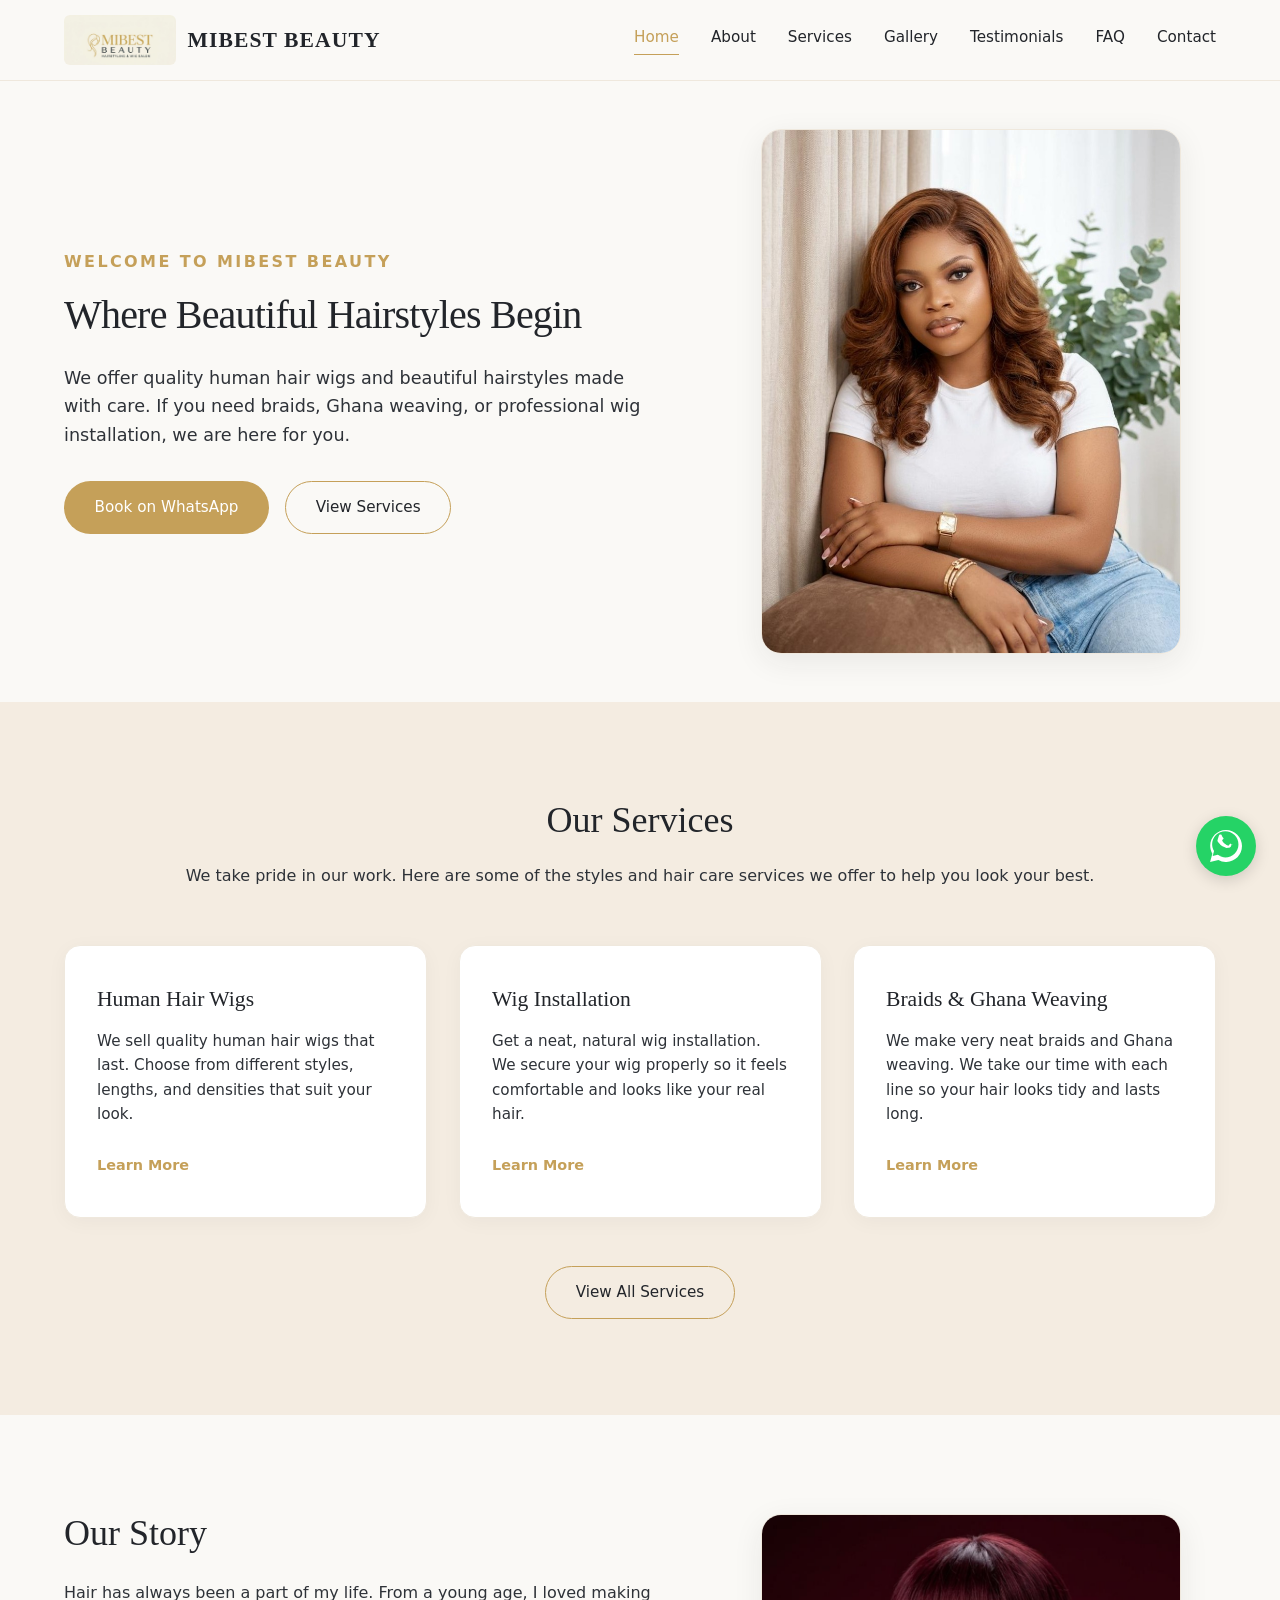
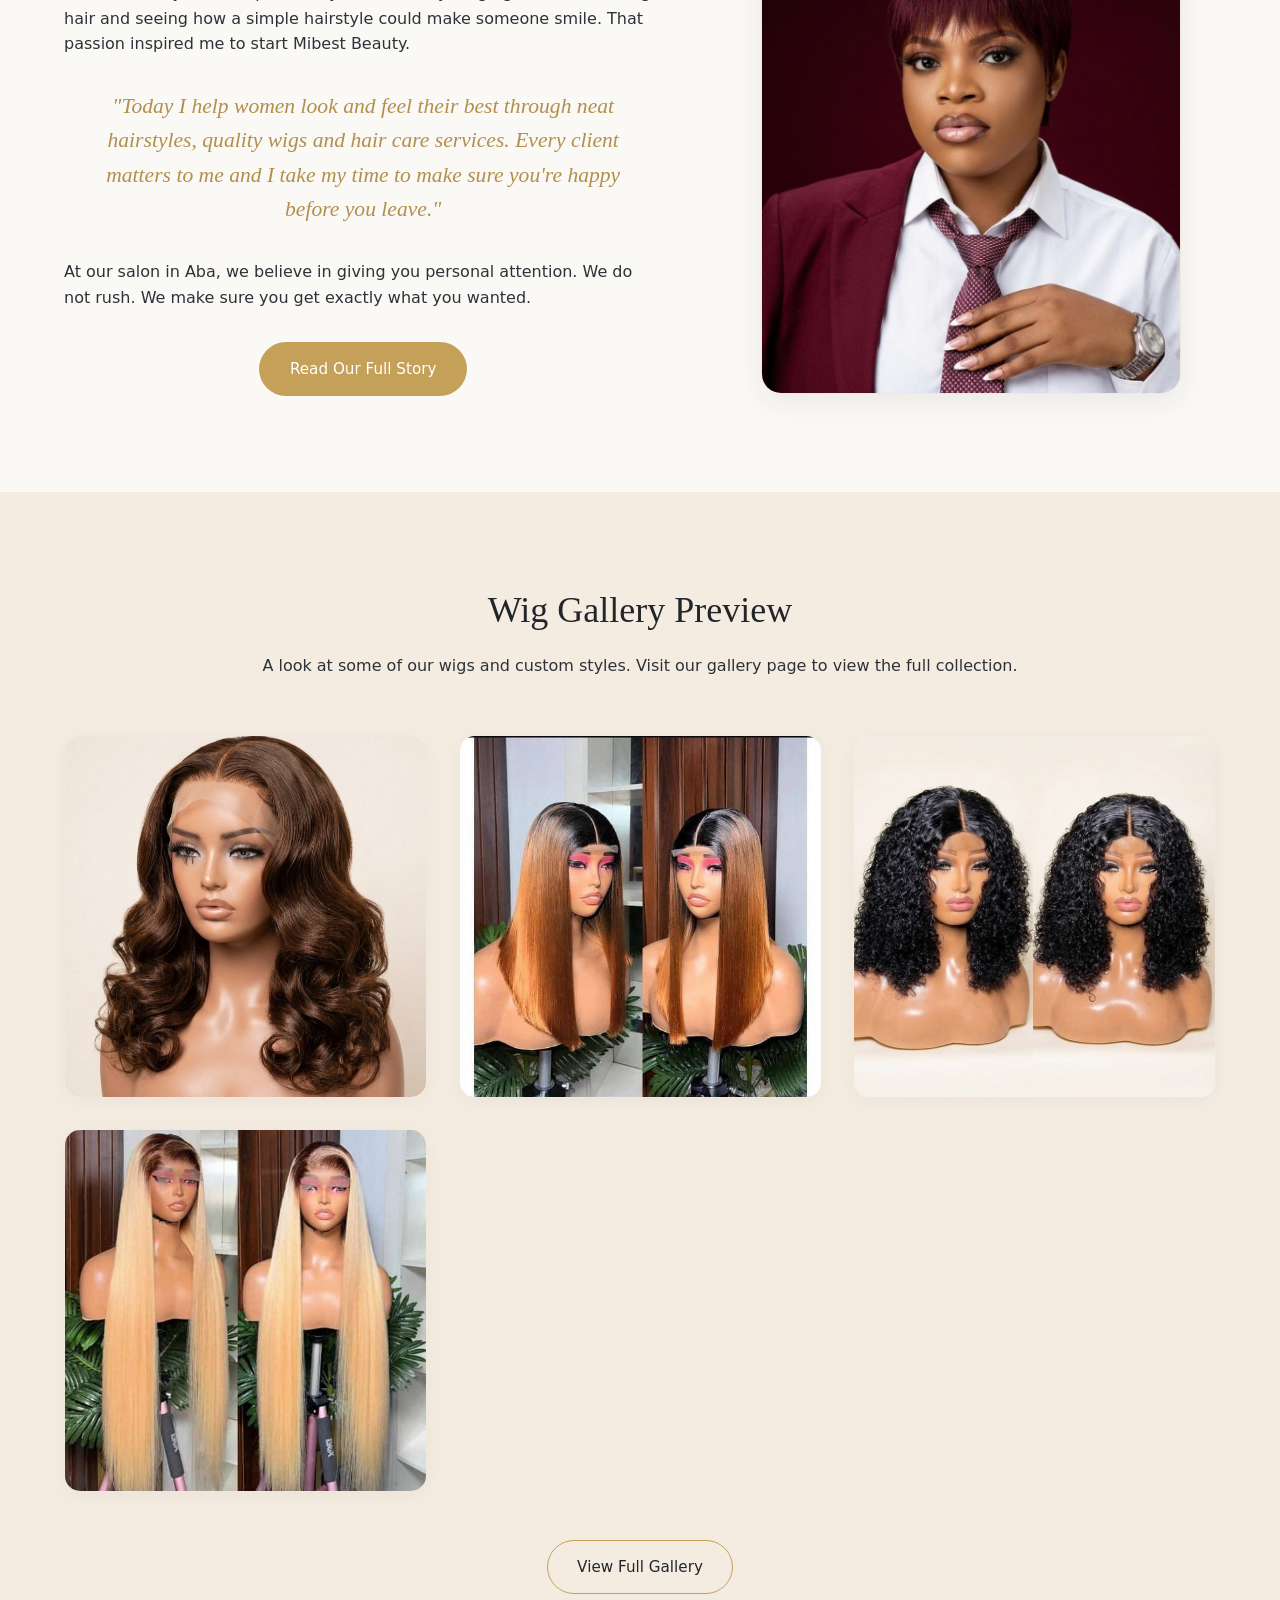
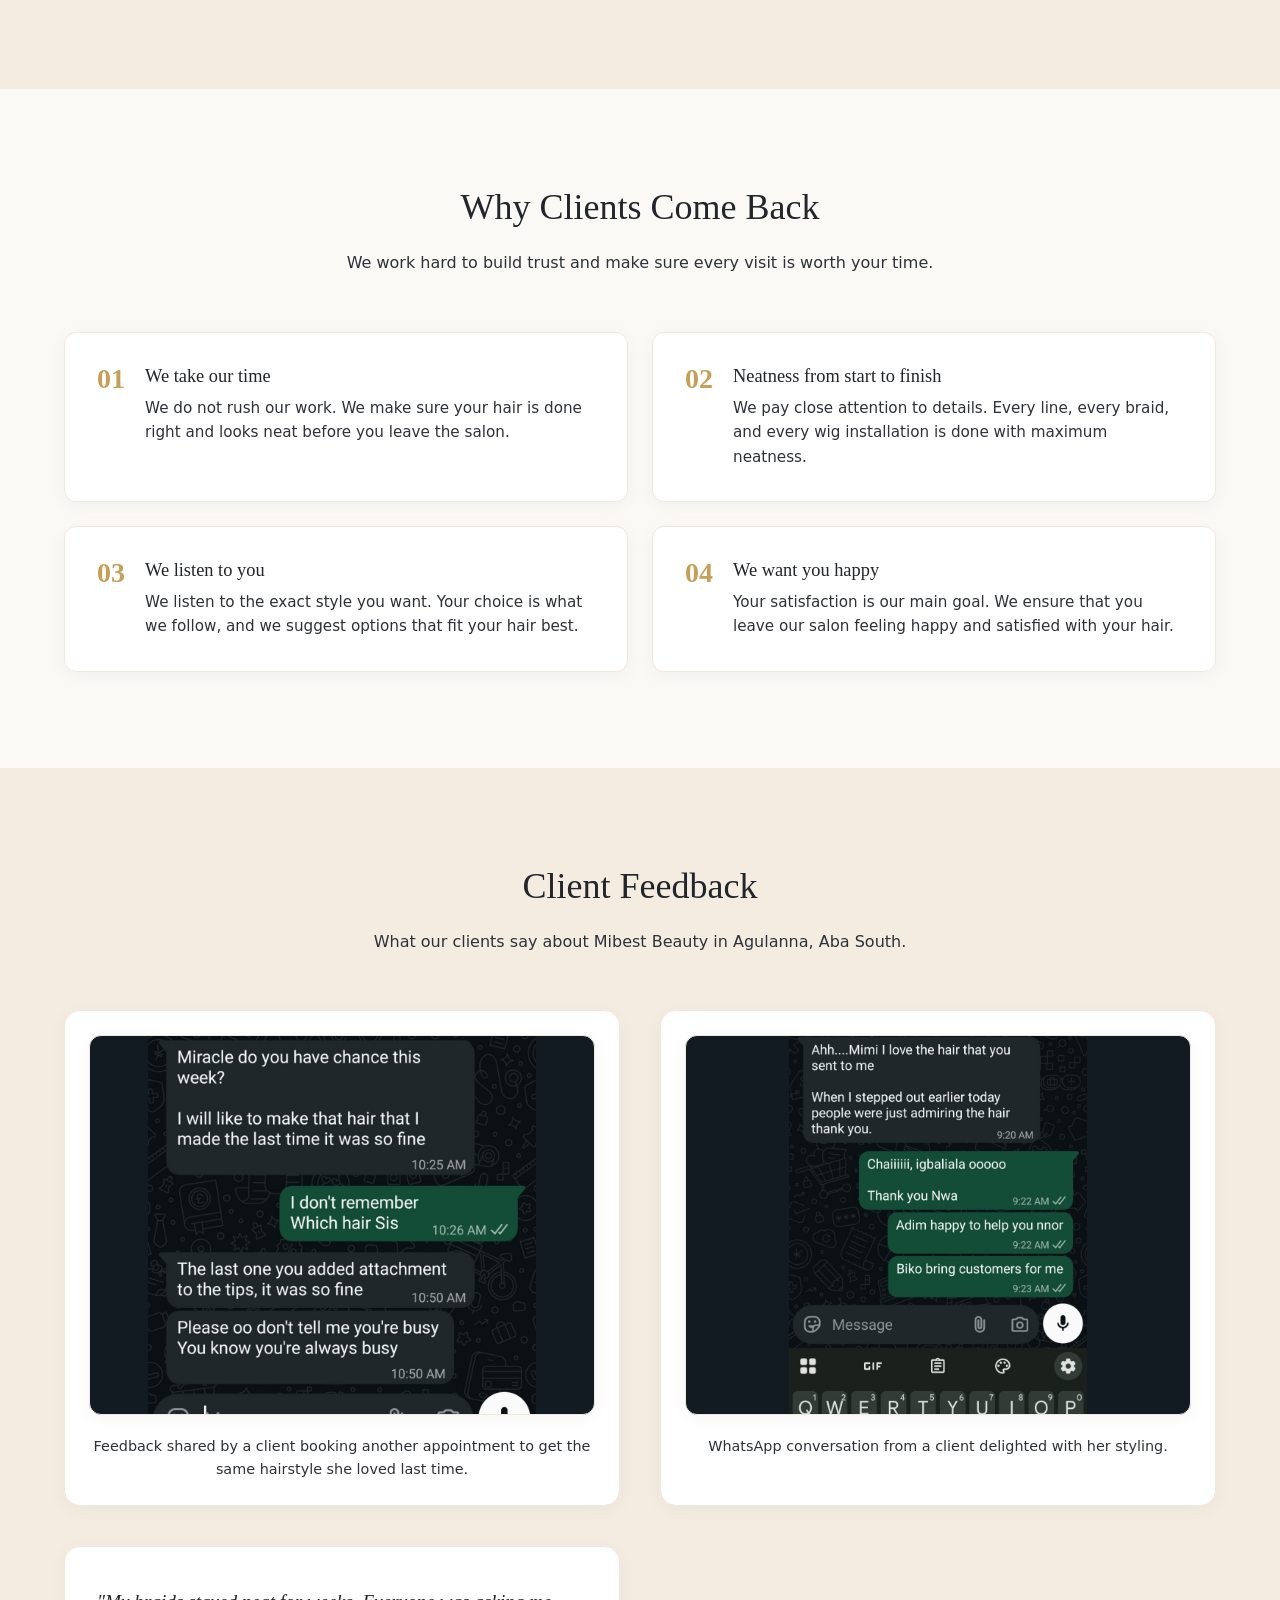
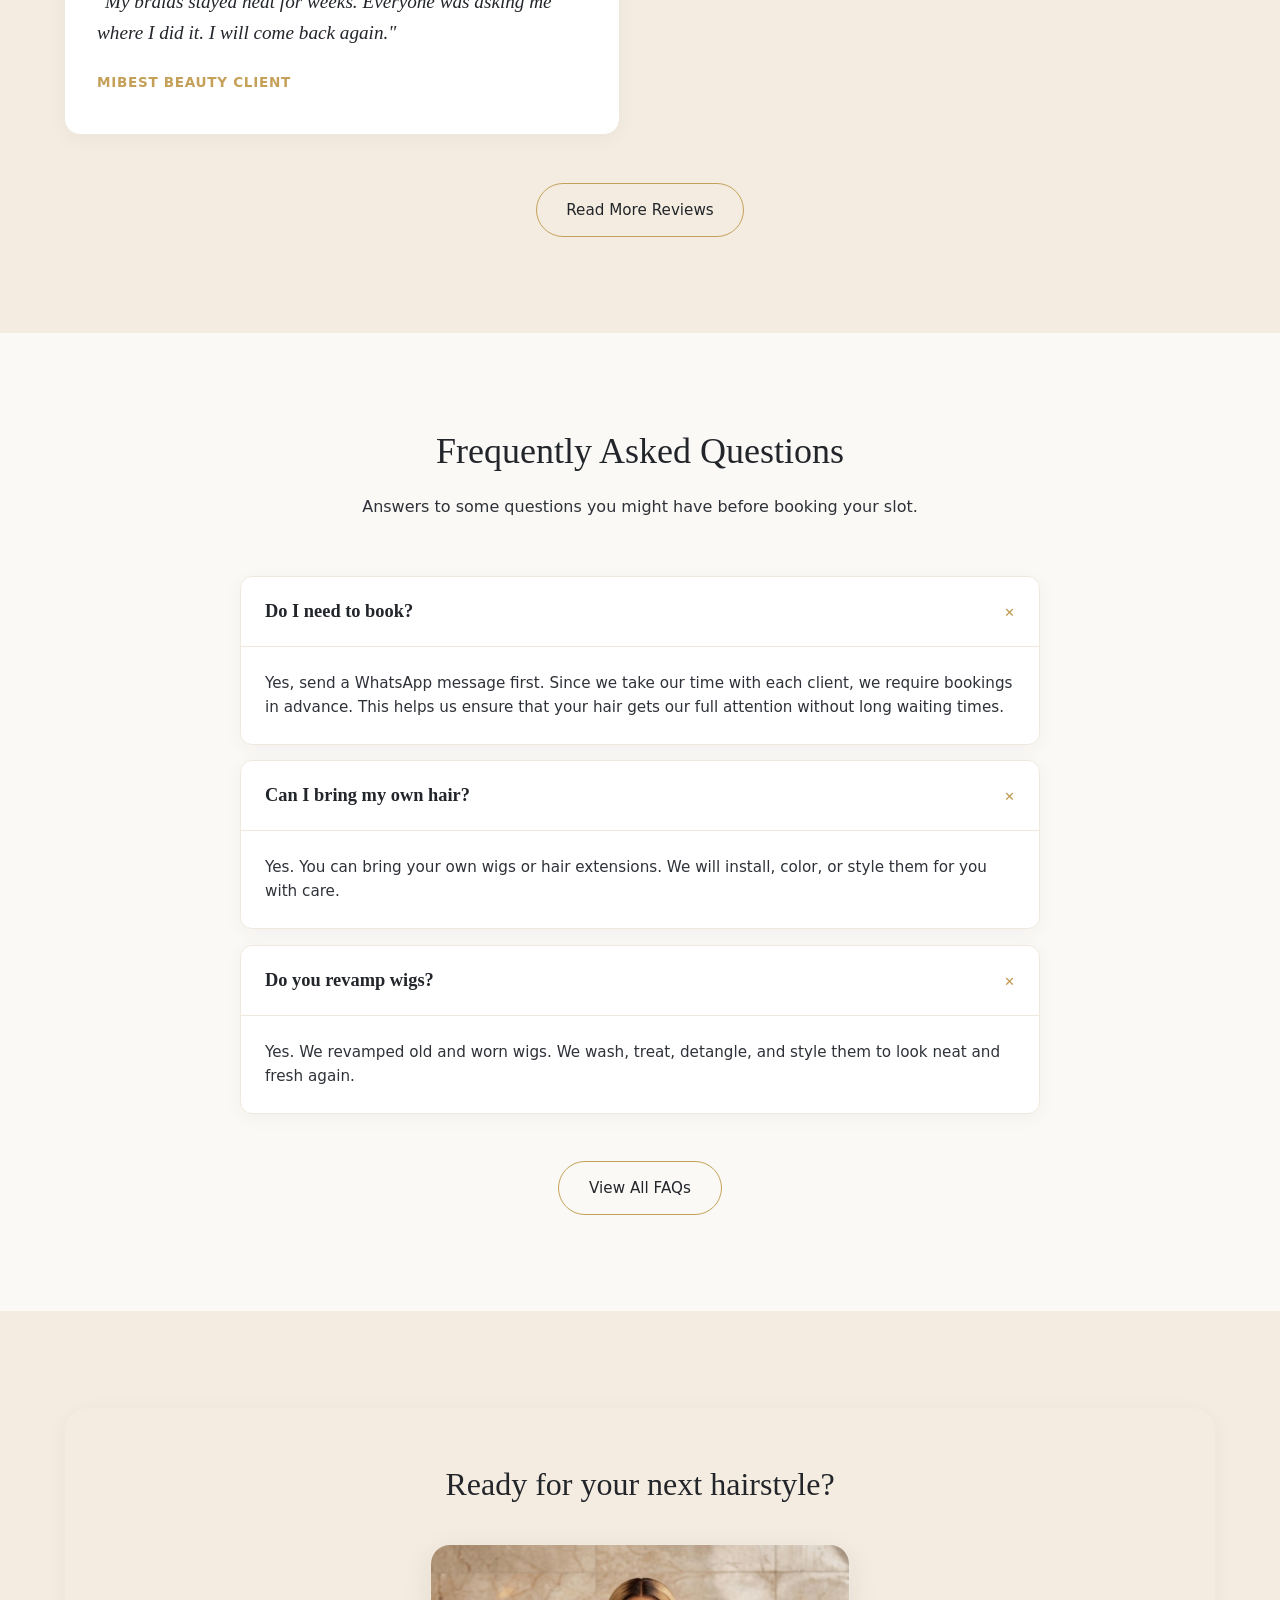
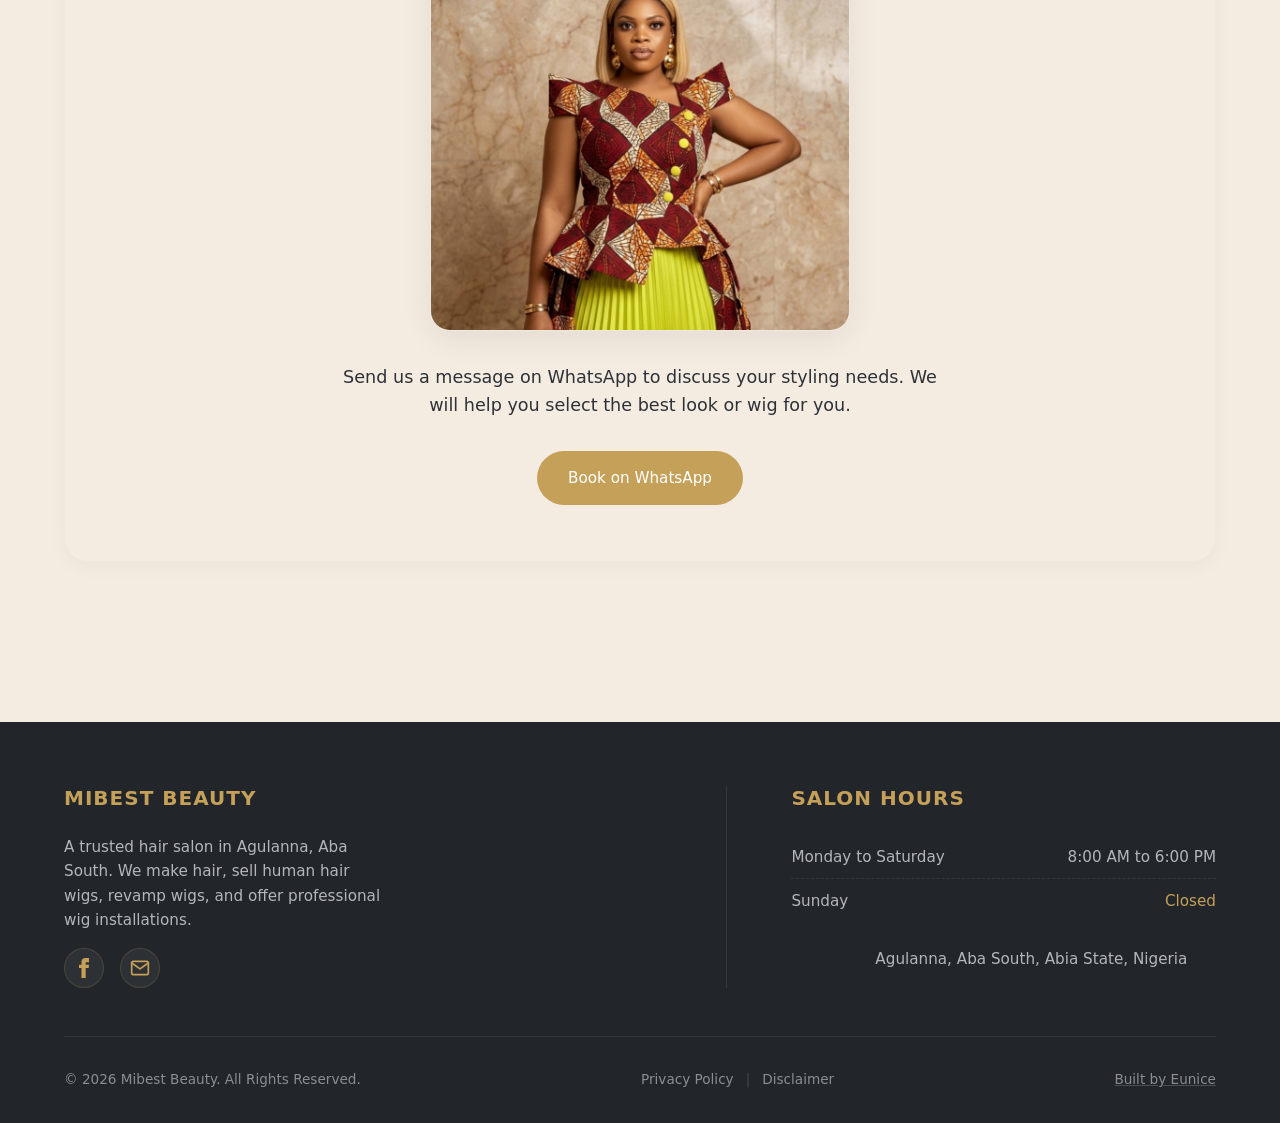
<file: index.html>
<!DOCTYPE html>
<html lang="en">
<head>
  <meta charset="UTF-8">
  <meta name="viewport" content="width=device-width, initial-scale=1.0">
  <meta http-equiv="Content-Security-Policy" content="default-src 'self'; script-src 'self' 'unsafe-inline'; style-src 'self' 'unsafe-inline' https://fonts.googleapis.com; font-src 'self' https://fonts.gstatic.com; img-src 'self' data: https://mibestbeauty.com.ng; connect-src 'self'; frame-src 'self';">
  <title>Mibest Beauty | Hair Salon and Wig Installation in Aba</title>
  <meta name="description" content="Welcome to Mibest Beauty in Agulanna, Aba South. We offer neat braids, Ghana weaving, wig installation, wig revamping, and quality human hair wigs. Book your appointment on WhatsApp.">
  <link rel="canonical" href="https://mibestbeauty.com.ng/">
  
  <!-- Favicon -->
  <!-- Favicon Configuration -->
  <link rel="shortcut icon" href="favicon.ico" type="image/x-icon">
  <link rel="icon" type="image/png" sizes="16x16" href="assets/images/favicon-16x16.png">
  <link rel="icon" type="image/png" sizes="32x32" href="assets/images/favicon-32x32.png">
  <link rel="apple-touch-icon" sizes="180x180" href="assets/images/apple-touch-icon.png">

  <!-- Open Graph / Facebook -->
  <meta property="og:type" content="website">
  <meta property="og:url" content="https://mibestbeauty.com.ng/">
  <meta property="og:title" content="Mibest Beauty | Hair Salon and Wig Installation in Aba">
  <meta property="og:description" content="Welcome to Mibest Beauty in Agulanna, Aba South. We offer neat braids, Ghana weaving, wig installation, wig revamping, and quality human hair wigs. Book your appointment on WhatsApp.">
  <meta property="og:image" content="https://mibestbeauty.com.ng/assets/images/og-image.png">

  <!-- Twitter -->
  <meta property="twitter:card" content="summary_large_image">
  <meta property="twitter:url" content="https://mibestbeauty.com.ng/">
  <meta property="twitter:title" content="Mibest Beauty | Hair Salon and Wig Installation in Aba">
  <meta property="twitter:description" content="Welcome to Mibest Beauty in Agulanna, Aba South. We offer neat braids, Ghana weaving, wig installation, wig revamping, and quality human hair wigs. Book your appointment on WhatsApp.">
  <meta property="twitter:image" content="https://mibestbeauty.com.ng/assets/images/og-image.png">
  
  <!-- CSS Stylesheet -->
  <link rel="stylesheet" href="css/styles.css">
  
  <!-- Local Business Schema Markup (JSON-LD) -->
  <script type="application/ld+json">
  {
    "@context": "https://schema.org",
    "@type": "BeautySalon",
    "name": "Mibest Beauty",
    "image": [
      "https://mibestbeauty.com.ng/assets/images/hero-portrait.jpg",
      "https://mibestbeauty.com.ng/assets/images/logo.jpg"
    ],
    "url": "https://mibestbeauty.com.ng",
    "telephone": "+2348168475163",
    "priceRange": "$$",
    "address": {
      "@type": "PostalAddress",
      "streetAddress": "Agulanna",
      "addressLocality": "Aba South",
      "addressRegion": "Abia State",
      "addressCountry": "NG"
    },
    "openingHoursSpecification": {
      "@type": "OpeningHoursSpecification",
      "dayOfWeek": [
        "Monday",
        "Tuesday",
        "Wednesday",
        "Thursday",
        "Friday",
        "Saturday"
      ],
      "opens": "08:00",
      "closes": "18:00"
    },
    "sameAs": [
      "https://www.facebook.com/share/1BmTVVYEfg/"
    ]
  }
  </script>
</head>
<body>

  <!-- Navigation Header -->
  <header class="header-nav" id="mainHeader">
    <div class="nav-container">
      <a href="index.html" class="logo-link">
        <img src="assets/images/logo.jpg" alt="Mibest Beauty logo for hair salon and wig shop in Agulanna, Aba South" class="logo-img">
        <span class="logo-text">Mibest Beauty</span>
      </a>
      
      <button class="menu-toggle" id="menuToggle" aria-label="Toggle navigation menu" aria-expanded="false">
        <span></span>
        <span></span>
        <span></span>
      </button>
      
      <nav class="nav-menu" id="navMenu">
        <a href="index.html" class="nav-item active">Home</a>
        <a href="about.html" class="nav-item">About</a>
        <a href="services.html" class="nav-item">Services</a>
        <a href="gallery.html" class="nav-item">Gallery</a>
        <a href="testimonials.html" class="nav-item">Testimonials</a>
        <a href="faq.html" class="nav-item">FAQ</a>
        <a href="contact.html" class="nav-item">Contact</a>
      </nav>
    </div>
  </header>

  <main>
    <!-- Hero Section -->
    <section class="hero" id="heroSection">
      <div class="container">
        <div class="hero-grid">
          <div class="hero-content">
            <p class="hero-subtitle">Welcome to Mibest Beauty</p>
            <h1 class="hero-title">Where Beautiful Hairstyles Begin</h1>
            
            <!-- Mobile founder photo: placed immediately after headline -->
            <div class="hero-image-mobile">
              <img src="assets/images/hero-portrait.jpg" alt="A woman with beautiful wavy copper brown human hair curls styled at Mibest Beauty, a top hair salon in Aba" class="hero-portrait">
            </div>
            
            <p class="hero-desc">We offer quality human hair wigs and beautiful hairstyles made with care. If you need braids, Ghana weaving, or professional wig installation, we are here for you.</p>
            <div class="hero-actions">
              <a href="https://wa.me/2348168475163" class="btn btn-primary" target="_blank" rel="noopener noreferrer">Book on WhatsApp</a>
              <a href="services.html" class="btn btn-secondary">View Services</a>
            </div>
          </div>
          
          <!-- Desktop founder photo: sits on the right side on desktop -->
          <div class="hero-image-container reveal-image">
            <img src="assets/images/hero-portrait.jpg" alt="A woman with beautiful wavy copper brown human hair curls styled at Mibest Beauty, a top hair salon in Aba" class="hero-portrait">
          </div>
        </div>
      </div>
    </section>

    <!-- Services Preview Section -->
    <section class="section section-bg-alt" id="servicesPreview">
      <div class="container">
        <div class="section-header text-center reveal">
          <h2>Our Services</h2>
          <p>We take pride in our work. Here are some of the styles and hair care services we offer to help you look your best.</p>
        </div>
        
        <div class="services-grid">
          <!-- Service 1 -->
          <div class="service-card reveal-card">
            <div>
              <h3 class="service-title">Human Hair Wigs</h3>
              <p class="service-desc">We sell quality human hair wigs that last. Choose from different styles, lengths, and densities that suit your look.</p>
            </div>
            <a href="services.html" class="service-cta">Learn More</a>
          </div>

          <!-- Service 2 -->
          <div class="service-card reveal-card">
            <div>
              <h3 class="service-title">Wig Installation</h3>
              <p class="service-desc">Get a neat, natural wig installation. We secure your wig properly so it feels comfortable and looks like your real hair.</p>
            </div>
            <a href="services.html" class="service-cta">Learn More</a>
          </div>

          <!-- Service 3 -->
          <div class="service-card reveal-card">
            <div>
              <h3 class="service-title">Braids & Ghana Weaving</h3>
              <p class="service-desc">We make very neat braids and Ghana weaving. We take our time with each line so your hair looks tidy and lasts long.</p>
            </div>
            <a href="services.html" class="service-cta">Learn More</a>
          </div>
        </div>
        
        <div class="text-center" style="margin-top: 3rem;">
          <a href="services.html" class="btn btn-secondary">View All Services</a>
        </div>
      </div>
    </section>

    <!-- About Preview Section -->
    <section class="section" id="aboutPreview">
      <div class="container">
        <div class="about-grid">
          <div class="about-content reveal">
            <h2>Our Story</h2>
            <p>Hair has always been a part of my life. From a young age, I loved making hair and seeing how a simple hairstyle could make someone smile. That passion inspired me to start Mibest Beauty.</p>
            
            <!-- Mobile-only founder photo -->
            <div class="about-image-mobile-story">
              <img src="assets/images/about-portrait.jpg" alt="A portrait of a woman with a chic short maroon pixie cut wig styled at Mibest Beauty in Aba" class="about-portrait">
            </div>
            
            <p class="about-quote">"Today I help women look and feel their best through neat hairstyles, quality wigs and hair care services. Every client matters to me and I take my time to make sure you're happy before you leave."</p>
            <p>At our salon in Aba, we believe in giving you personal attention. We do not rush. We make sure you get exactly what you wanted.</p>
            <div class="about-btn-container" style="margin-top: 2rem;">
              <a href="about.html" class="btn btn-primary">Read Our Full Story</a>
            </div>
          </div>
          <div class="about-image-container reveal-image">
            <img src="assets/images/about-portrait.jpg" alt="A portrait of a woman with a chic short maroon pixie cut wig styled at Mibest Beauty in Aba" class="about-portrait">
          </div>
        </div>
      </div>
    </section>

    <!-- Gallery Preview Section -->
    <section class="section section-bg-alt" id="galleryPreview">
      <div class="container">
        <div class="section-header text-center reveal">
          <h2>Wig Gallery Preview</h2>
          <p>A look at some of our wigs and custom styles. Visit our gallery page to view the full collection.</p>
        </div>
        
        <div class="gallery-grid" style="margin-bottom: 3rem;">
          <!-- Preview Item 1 -->
          <div class="gallery-card reveal-card">
            <div class="gallery-image-wrapper">
              <img src="assets/images/gallery/wig-1.jpg" alt="Wig product photo" class="gallery-img" onerror="this.style.opacity='0'">
            </div>
          </div>

          <!-- Preview Item 2 -->
          <div class="gallery-card reveal-card">
            <div class="gallery-image-wrapper">
              <img src="assets/images/gallery/wig-2.jpg" alt="Wig product photo" class="gallery-img" onerror="this.style.opacity='0'">
            </div>
          </div>

          <!-- Preview Item 3 -->
          <div class="gallery-card reveal-card">
            <div class="gallery-image-wrapper">
              <img src="assets/images/gallery/wig-3.jpg" alt="Wig product photo" class="gallery-img" onerror="this.style.opacity='0'">
            </div>
          </div>

          <!-- Preview Item 4 -->
          <div class="gallery-card reveal-card">
            <div class="gallery-image-wrapper">
              <img src="assets/images/gallery/wig-4.jpg" alt="Wig product photo" class="gallery-img" onerror="this.style.opacity='0'">
            </div>
          </div>
        </div>
        
        <div class="text-center reveal">
          <a href="gallery.html" class="btn btn-secondary">View Full Gallery</a>
        </div>
      </div>
    </section>

    <!-- Why Clients Come Back Section -->
    <section class="section" id="whyUs">
      <div class="container">
        <div class="section-header text-center reveal">
          <h2>Why Clients Come Back</h2>
          <p>We work hard to build trust and make sure every visit is worth your time.</p>
        </div>
        
        <div class="why-grid">
          <!-- Card 1 -->
          <div class="why-card reveal-card">
            <span class="why-number">01</span>
            <div>
              <h3 class="why-card-title">We take our time</h3>
              <p class="why-card-text">We do not rush our work. We make sure your hair is done right and looks neat before you leave the salon.</p>
            </div>
          </div>

          <!-- Card 2 -->
          <div class="why-card reveal-card">
            <span class="why-number">02</span>
            <div>
              <h3 class="why-card-title">Neatness from start to finish</h3>
              <p class="why-card-text">We pay close attention to details. Every line, every braid, and every wig installation is done with maximum neatness.</p>
            </div>
          </div>

          <!-- Card 3 -->
          <div class="why-card reveal-card">
            <span class="why-number">03</span>
            <div>
              <h3 class="why-card-title">We listen to you</h3>
              <p class="why-card-text">We listen to the exact style you want. Your choice is what we follow, and we suggest options that fit your hair best.</p>
            </div>
          </div>

          <!-- Card 4 -->
          <div class="why-card reveal-card">
            <span class="why-number">04</span>
            <div>
              <h3 class="why-card-title">We want you happy</h3>
              <p class="why-card-text">Your satisfaction is our main goal. We ensure that you leave our salon feeling happy and satisfied with your hair.</p>
            </div>
          </div>
        </div>
      </div>
    </section>

    <!-- Testimonials Preview Section -->
    <section class="section section-bg-alt" id="testimonialsPreview">
      <div class="container">
        <div class="section-header text-center reveal">
          <h2>Client Feedback</h2>
          <p>What our clients say about Mibest Beauty in Agulanna, Aba South.</p>
        </div>
        
        <div class="testimonials-grid" style="margin-bottom: 3rem;">
          <!-- Screenshot Card 1 -->
          <div class="testimonial-screenshot-card reveal-card">
            <div class="testimonial-screenshot-container">
              <img src="assets/images/testimonials/review-screenshot-1.jpg" alt="WhatsApp conversation review from a happy client of Mibest Beauty" class="testimonial-screenshot-img">
            </div>
            <p style="margin: 0; font-size: 0.9rem; color: var(--color-charcoal-light);">Feedback shared by a client booking another appointment to get the same hairstyle she loved last time.</p>
          </div>

          <!-- Screenshot Card 2 -->
          <div class="testimonial-screenshot-card reveal-card">
            <div class="testimonial-screenshot-container">
              <img src="assets/images/testimonials/review-screenshot-2.jpg" alt="WhatsApp conversation review from a client delighted with her braids styling at Mibest Beauty" class="testimonial-screenshot-img">
            </div>
            <p style="margin: 0; font-size: 0.9rem; color: var(--color-charcoal-light);">WhatsApp conversation from a client delighted with her styling.</p>
          </div>

          <!-- Text Card -->
          <div class="testimonial-text-card reveal-card">
            <p class="testimonial-quote">"My braids stayed neat for weeks. Everyone was asking me where I did it. I will come back again."</p>
            <span class="testimonial-client">Mibest Beauty Client</span>
          </div>
        </div>
        
        <div class="text-center reveal">
          <a href="testimonials.html" class="btn btn-secondary">Read More Reviews</a>
        </div>
      </div>
    </section>

    <!-- FAQ Preview Section -->
    <section class="section" id="faqPreview">
      <div class="container">
        <div class="section-header text-center reveal">
          <h2>Frequently Asked Questions</h2>
          <p>Answers to some questions you might have before booking your slot.</p>
        </div>
        
        <div class="faq-list" style="max-width: 800px; margin: 0 auto 3rem;">
          <!-- FAQ 1 -->
          <div class="faq-item reveal-card">
            <button class="faq-question">
              <span>Do I need to book?</span>
              <span class="faq-icon">+</span>
            </button>
            <div class="faq-answer">
              <p>Yes, send a WhatsApp message first. Since we take our time with each client, we require bookings in advance. This helps us ensure that your hair gets our full attention without long waiting times.</p>
            </div>
          </div>

          <!-- FAQ 2 -->
          <div class="faq-item reveal-card">
            <button class="faq-question">
              <span>Can I bring my own hair?</span>
              <span class="faq-icon">+</span>
            </button>
            <div class="faq-answer">
              <p>Yes. You can bring your own wigs or hair extensions. We will install, color, or style them for you with care.</p>
            </div>
          </div>

          <!-- FAQ 3 -->
          <div class="faq-item reveal-card">
            <button class="faq-question">
              <span>Do you revamp wigs?</span>
              <span class="faq-icon">+</span>
            </button>
            <div class="faq-answer">
              <p>Yes. We revamped old and worn wigs. We wash, treat, detangle, and style them to look neat and fresh again.</p>
            </div>
          </div>
        </div>
        
        <div class="text-center reveal">
          <a href="faq.html" class="btn btn-secondary">View All FAQs</a>
        </div>
      </div>
    </section>

    <!-- Promo Banner Block -->
    <section class="section section-bg-alt" id="bookingPromo">
      <div class="container">
        <div class="promo-block reveal">
          <h2 class="promo-title">Ready for your next hairstyle?</h2>
          
          <div class="promo-image-container">
            <img src="assets/images/promo-portrait.jpg" alt="A woman with chic blonde bob styled at Mibest Beauty" class="promo-portrait-img">
          </div>
          
          <p class="promo-text">Send us a message on WhatsApp to discuss your styling needs. We will help you select the best look or wig for you.</p>
          <a href="https://wa.me/2348168475163" class="btn btn-primary" target="_blank" rel="noopener noreferrer">Book on WhatsApp</a>
        </div>
      </div>
    </section>
  </main>

  <!-- Site Footer -->
  <footer class="site-footer">
    <div class="container">
      <div class="footer-grid">
        <div class="footer-col footer-about">
          <h3>Mibest Beauty</h3>
          <p>A trusted hair salon in Agulanna, Aba South. We make hair, sell human hair wigs, revamp wigs, and offer professional wig installations.</p>
          <div class="footer-socials">
            <a href="https://www.facebook.com/share/1BmTVVYEfg/" class="social-icon" target="_blank" rel="noopener noreferrer" aria-label="Follow us on Facebook">
              <svg width="20" height="20" viewBox="0 0 24 24" fill="currentColor">
                <path d="M9 8h-3v4h3v12h5v-12h3.642l.358-4h-4v-1.667c0-.955.192-1.333 1.115-1.333h2.885v-5h-3.808c-3.596 0-5.192 1.583-5.192 4.615v3.385z"/>
              </svg>
            </a>
            <a href="mailto:igwem522@gmail.com" class="social-icon" aria-label="Email Mibest Beauty">
              <svg width="20" height="20" viewBox="0 0 24 24" fill="none" stroke="currentColor" stroke-width="2" stroke-linecap="round" stroke-linejoin="round">
                <path d="M4 4h16c1.1 0 2 .9 2 2v12c0 1.1-.9 2-2 2H4c-1.1 0-2-.9-2-2V6c0-1.1.9-2 2-2z"></path>
                <polyline points="22,6 12,13 2,6"></polyline>
              </svg>
            </a>
          </div>
        </div>
        
        <div class="footer-col footer-hours">
          <h3>Salon Hours</h3>
          <ul class="footer-hours-list">
            <li class="footer-hours-item">
              <span class="hours-day">Monday to Saturday</span>
              <span class="hours-time">8:00 AM to 6:00 PM</span>
            </li>
            <li class="footer-hours-item">
              <span class="hours-day">Sunday</span>
              <span class="hours-status">Closed</span>
            </li>
          </ul>
          <p class="footer-location"><strong>Location:</strong> Agulanna, Aba South, Abia State, Nigeria</p>
        </div>
      </div>
      
      <div class="footer-bottom">
        <p class="footer-copyright">&copy; 2026 Mibest Beauty. All Rights Reserved.</p>
        <div class="footer-policy-links">
          <a href="privacy.html" class="footer-policy-link">Privacy Policy</a>
          <span class="footer-policy-separator">|</span>
          <a href="disclaimer.html" class="footer-policy-link">Disclaimer</a>
        </div>
        <div class="footer-credit">
          <a href="https://eunice-orji-portfolio.netlify.app" target="_blank" rel="noopener noreferrer" class="footer-credit-link">Built by Eunice</a>
        </div>
      </div>
    </div>
  </footer>

  <!-- Floating WhatsApp Button -->
  <a href="https://wa.me/2348168475163" class="whatsapp-float" target="_blank" rel="noopener noreferrer" aria-label="Book appointment on WhatsApp">
    <svg class="whatsapp-icon-svg" viewBox="0 0 24 24">
      <path d="M.057 24l1.687-6.163c-1.041-1.804-1.588-3.849-1.587-5.946C.06 5.348 5.397.01 12.008.01c3.202.001 6.212 1.246 8.477 3.514 2.266 2.268 3.507 5.28 3.505 8.484-.004 6.657-5.34 11.997-11.953 11.997-2.005-.001-3.973-.502-5.724-1.455L0 24zm6.59-4.846c1.6.95 3.188 1.449 4.825 1.451 5.436 0 9.86-4.37 9.864-9.799.002-2.63-1.023-5.101-2.885-6.965C16.59 1.977 14.113.953 11.487.953c-5.456 0-9.88 4.373-9.884 9.802-.001 1.814.497 3.527 1.44 5.042l-1.01 3.693 3.795-.98c1.528.84 3.09 1.282 4.819 1.282zm10.963-7.877c-.3-.15-1.774-.875-2.05-.975-.275-.1-.475-.15-.675.15-.2.3-.775.975-.95 1.175-.175.2-.35.225-.65.075-.3-.15-1.265-.467-2.41-1.485-.89-.795-1.49-1.77-1.665-2.07-.175-.3-.019-.462.13-.611.135-.135.3-.35.45-.525.15-.175.2-.3.3-.5s.05-.375-.025-.525C9.53 5.9 8.93 4.425 8.68 3.825c-.244-.589-.49-.51-.675-.52-.175-.01-.375-.01-.575-.01-.2 0-.525.075-.8 1.05-.275 1.05-1.05 3.425-1.05 3.675 0 .25.175.5.35.75.175.25 1.775 2.7 4.3 3.8 2.1 1.15 2.625.925 3.575.825.95-.1 1.775-.725 2.025-1.4.25-.675.25-1.25.175-1.4-.075-.15-.275-.25-.575-.4z"/>
    </svg>
  </a>

  <!-- Back to Top Button -->
  <button id="backToTop" class="back-to-top" aria-label="Back to Top">
    <svg viewBox="0 0 24 24" width="20" height="20" fill="none" stroke="currentColor" stroke-width="2" stroke-linecap="round" stroke-linejoin="round">
      <line x1="12" y1="19" x2="12" y2="5"></line>
      <polyline points="5 12 12 5 19 12"></polyline>
    </svg>
  </button>

  <!-- JS Scripts -->
  <script src="js/main.js"></script>
</body>
</html>
</file>
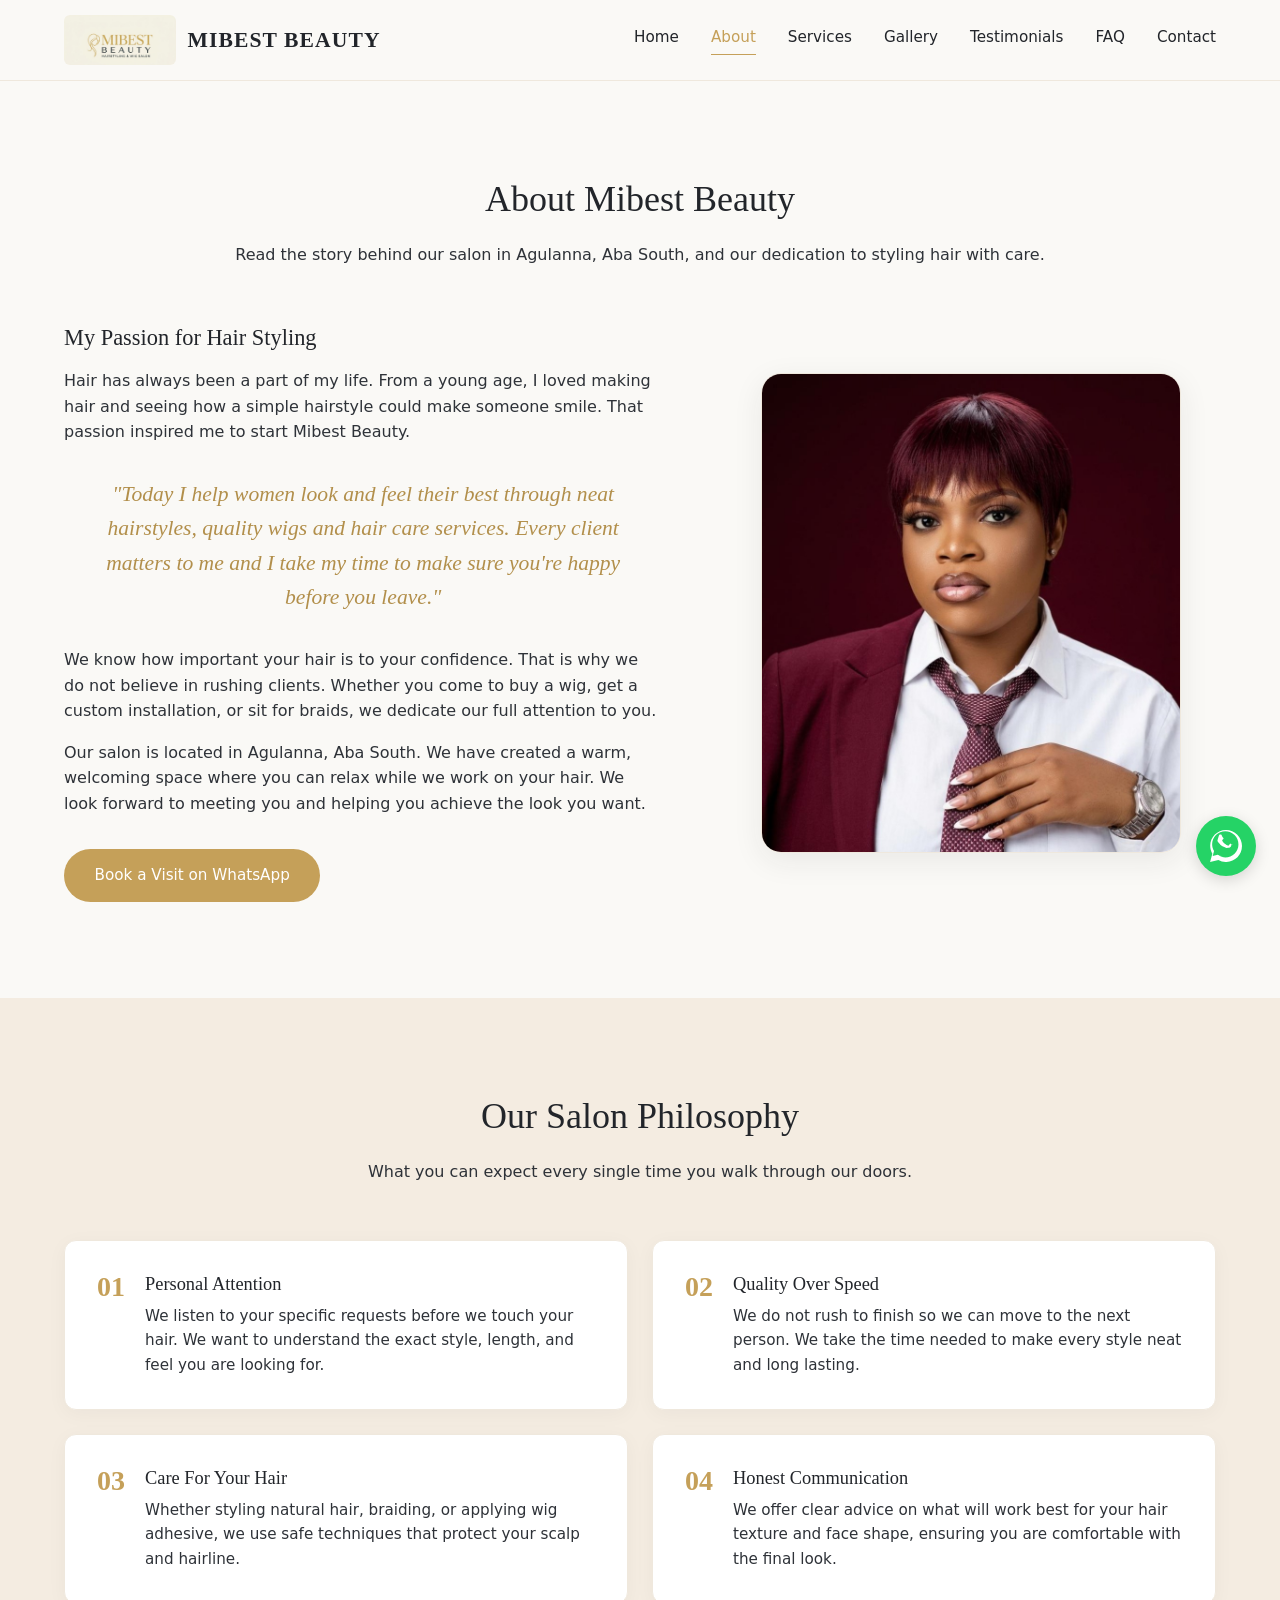
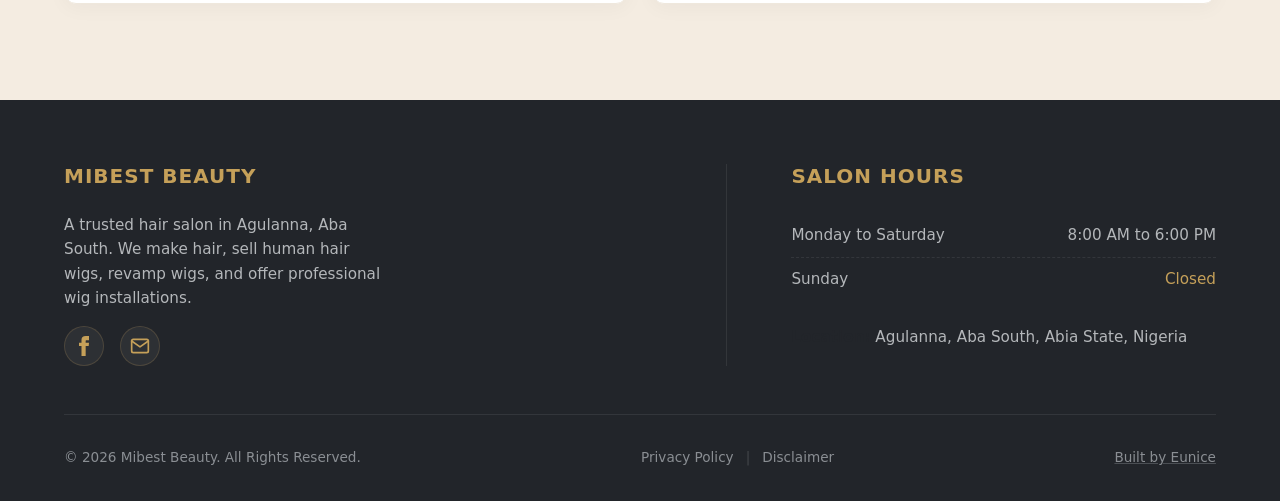
<file: about.html>
<!DOCTYPE html>
<html lang="en" class="no-js">
<head>
  <script>document.documentElement.className = document.documentElement.className.replace("no-js","js");</script>
  <meta charset="UTF-8">
  <meta name="viewport" content="width=device-width, initial-scale=1.0">
  <meta http-equiv="Content-Security-Policy" content="default-src 'self'; script-src 'self' 'unsafe-inline'; style-src 'self' 'unsafe-inline' https://fonts.googleapis.com; font-src 'self' https://fonts.gstatic.com; img-src 'self' data: https://mibestbeauty.com.ng; connect-src 'self'; frame-src 'self';">
  <title>About Us | Hairstylist in Aba | Mibest Beauty</title>
  <meta name="description" content="Learn the story of Mibest Beauty, a local salon in Aba. We help women look their best with neat hairstyles, quality wigs, and professional hair care services.">
  <link rel="canonical" href="https://mibestbeauty.com.ng/about.html">
  
  <!-- Favicon -->
  <!-- Favicon Configuration -->
  <link rel="shortcut icon" href="favicon.ico" type="image/x-icon">
  <link rel="icon" type="image/png" sizes="16x16" href="assets/images/favicon-16x16.png">
  <link rel="icon" type="image/png" sizes="32x32" href="assets/images/favicon-32x32.png">
  <link rel="apple-touch-icon" sizes="180x180" href="assets/images/apple-touch-icon.png">

  <!-- Open Graph / Facebook -->
  <meta property="og:type" content="website">
  <meta property="og:url" content="https://mibestbeauty.com.ng/about.html">
  <meta property="og:title" content="About Us | Hairstylist in Aba | Mibest Beauty">
  <meta property="og:description" content="Learn the story of Mibest Beauty, a local salon in Aba. We help women look their best with neat hairstyles, quality wigs, and professional hair care services.">
  <meta property="og:image" content="https://mibestbeauty.com.ng/assets/images/og-image.png">

  <!-- Twitter -->
  <meta property="twitter:card" content="summary_large_image">
  <meta property="twitter:url" content="https://mibestbeauty.com.ng/about.html">
  <meta property="twitter:title" content="About Us | Hairstylist in Aba | Mibest Beauty">
  <meta property="twitter:description" content="Learn the story of Mibest Beauty, a local salon in Aba. We help women look their best with neat hairstyles, quality wigs, and professional hair care services.">
  <meta property="twitter:image" content="https://mibestbeauty.com.ng/assets/images/og-image.png">
  
  <!-- CSS Stylesheet -->
  <link rel="stylesheet" href="css/styles.css">
</head>
<body>

  <!-- Navigation Header -->
  <header class="header-nav" id="mainHeader">
    <div class="nav-container">
      <a href="index.html" class="logo-link">
        <img src="assets/images/logo.jpg" alt="Mibest Beauty logo for hair salon and wig shop in Agulanna, Aba South" class="logo-img">
        <span class="logo-text">Mibest Beauty</span>
      </a>
      
      <button class="menu-toggle" id="menuToggle" aria-label="Toggle navigation menu" aria-expanded="false">
        <span></span>
        <span></span>
        <span></span>
      </button>
      
      <nav class="nav-menu" id="navMenu">
        <a href="index.html" class="nav-item">Home</a>
        <a href="about.html" class="nav-item active">About</a>
        <a href="services.html" class="nav-item">Services</a>
        <a href="gallery.html" class="nav-item">Gallery</a>
        <a href="testimonials.html" class="nav-item">Testimonials</a>
        <a href="faq.html" class="nav-item">FAQ</a>
        <a href="contact.html" class="nav-item">Contact</a>
      </nav>
    </div>
  </header>

  <main>
    <!-- About Hero / Header Section -->
    <section class="section" id="aboutPageHero">
      <div class="container">
        <div class="section-header text-center reveal">
          <h2>About Mibest Beauty</h2>
          
          <!-- Mobile founder photo: placed immediately after heading -->
          <div class="about-image-mobile">
            <img src="assets/images/about-portrait.jpg" alt="A portrait of a woman with a chic short maroon pixie cut wig styled at Mibest Beauty in Aba" class="about-portrait">
          </div>
          
          <p>Read the story behind our salon in Agulanna, Aba South, and our dedication to styling hair with care.</p>
        </div>
        
        <div class="about-grid">
          <div class="about-content reveal">
            <h3>My Passion for Hair Styling</h3>
            <p>Hair has always been a part of my life. From a young age, I loved making hair and seeing how a simple hairstyle could make someone smile. That passion inspired me to start Mibest Beauty.</p>
            
            <p class="about-quote">"Today I help women look and feel their best through neat hairstyles, quality wigs and hair care services. Every client matters to me and I take my time to make sure you're happy before you leave."</p>
            
            <p>We know how important your hair is to your confidence. That is why we do not believe in rushing clients. Whether you come to buy a wig, get a custom installation, or sit for braids, we dedicate our full attention to you.</p>
            
            <p>Our salon is located in Agulanna, Aba South. We have created a warm, welcoming space where you can relax while we work on your hair. We look forward to meeting you and helping you achieve the look you want.</p>
            
            <div style="margin-top: 2rem;">
              <a href="https://wa.me/2348168475163" class="btn btn-primary" target="_blank" rel="noopener noreferrer">Book a Visit on WhatsApp</a>
            </div>
          </div>
          <div class="about-image-container reveal-image">
            <img src="assets/images/about-portrait.jpg" alt="A portrait of a woman with a chic short maroon pixie cut wig styled at Mibest Beauty in Aba" class="about-portrait">
          </div>
        </div>
      </div>
    </section>

    <!-- Detailed Core Values Section -->
    <section class="section section-bg-alt" id="aboutPhilosophy">
      <div class="container">
        <div class="section-header text-center reveal">
          <h2>Our Salon Philosophy</h2>
          <p>What you can expect every single time you walk through our doors.</p>
        </div>
        
        <div class="why-grid">
          <div class="why-card reveal-card">
            <span class="why-number">01</span>
            <div>
              <h3 class="why-card-title">Personal Attention</h3>
              <p class="why-card-text">We listen to your specific requests before we touch your hair. We want to understand the exact style, length, and feel you are looking for.</p>
            </div>
          </div>

          <div class="why-card reveal-card">
            <span class="why-number">02</span>
            <div>
              <h3 class="why-card-title">Quality Over Speed</h3>
              <p class="why-card-text">We do not rush to finish so we can move to the next person. We take the time needed to make every style neat and long lasting.</p>
            </div>
          </div>

          <div class="why-card reveal-card">
            <span class="why-number">03</span>
            <div>
              <h3 class="why-card-title">Care For Your Hair</h3>
              <p class="why-card-text">Whether styling natural hair, braiding, or applying wig adhesive, we use safe techniques that protect your scalp and hairline.</p>
            </div>
          </div>

          <div class="why-card reveal-card">
            <span class="why-number">04</span>
            <div>
              <h3 class="why-card-title">Honest Communication</h3>
              <p class="why-card-text">We offer clear advice on what will work best for your hair texture and face shape, ensuring you are comfortable with the final look.</p>
            </div>
          </div>
        </div>
      </div>
    </section>
  </main>

  <!-- Site Footer -->
  <footer class="site-footer">
    <div class="container">
      <div class="footer-grid">
        <div class="footer-col footer-about">
          <h3>Mibest Beauty</h3>
          <p>A trusted hair salon in Agulanna, Aba South. We make hair, sell human hair wigs, revamp wigs, and offer professional wig installations.</p>
          <div class="footer-socials">
            <a href="https://www.facebook.com/share/1BmTVVYEfg/" class="social-icon" target="_blank" rel="noopener noreferrer" aria-label="Follow us on Facebook">
              <svg width="20" height="20" viewBox="0 0 24 24" fill="currentColor">
                <path d="M9 8h-3v4h3v12h5v-12h3.642l.358-4h-4v-1.667c0-.955.192-1.333 1.115-1.333h2.885v-5h-3.808c-3.596 0-5.192 1.583-5.192 4.615v3.385z"/>
              </svg>
            </a>
            <a href="mailto:igwem522@gmail.com" class="social-icon" aria-label="Email Mibest Beauty">
              <svg width="20" height="20" viewBox="0 0 24 24" fill="none" stroke="currentColor" stroke-width="2" stroke-linecap="round" stroke-linejoin="round">
                <path d="M4 4h16c1.1 0 2 .9 2 2v12c0 1.1-.9 2-2 2H4c-1.1 0-2-.9-2-2V6c0-1.1.9-2 2-2z"></path>
                <polyline points="22,6 12,13 2,6"></polyline>
              </svg>
            </a>
          </div>
        </div>
        
        <div class="footer-col footer-hours">
          <h3>Salon Hours</h3>
          <ul class="footer-hours-list">
            <li class="footer-hours-item">
              <span class="hours-day">Monday to Saturday</span>
              <span class="hours-time">8:00 AM to 6:00 PM</span>
            </li>
            <li class="footer-hours-item">
              <span class="hours-day">Sunday</span>
              <span class="hours-status">Closed</span>
            </li>
          </ul>
          <p class="footer-location"><strong>Location:</strong> Agulanna, Aba South, Abia State, Nigeria</p>
        </div>
      </div>
      
      <div class="footer-bottom">
        <p class="footer-copyright">&copy; 2026 Mibest Beauty. All Rights Reserved.</p>
        <div class="footer-policy-links">
          <a href="privacy.html" class="footer-policy-link">Privacy Policy</a>
          <span class="footer-policy-separator">|</span>
          <a href="disclaimer.html" class="footer-policy-link">Disclaimer</a>
        </div>
        <div class="footer-credit">
          <a href="https://eunice-orji-portfolio.netlify.app" target="_blank" rel="noopener noreferrer" class="footer-credit-link">Built by Eunice</a>
        </div>
      </div>
    </div>
  </footer>

  <!-- Floating WhatsApp Button -->
  <a href="https://wa.me/2348168475163" class="whatsapp-float" target="_blank" rel="noopener noreferrer" aria-label="Book appointment on WhatsApp">
    <svg class="whatsapp-icon-svg" viewBox="0 0 24 24">
      <path d="M.057 24l1.687-6.163c-1.041-1.804-1.588-3.849-1.587-5.946C.06 5.348 5.397.01 12.008.01c3.202.001 6.212 1.246 8.477 3.514 2.266 2.268 3.507 5.28 3.505 8.484-.004 6.657-5.34 11.997-11.953 11.997-2.005-.001-3.973-.502-5.724-1.455L0 24zm6.59-4.846c1.6.95 3.188 1.449 4.825 1.451 5.436 0 9.86-4.37 9.864-9.799.002-2.63-1.023-5.101-2.885-6.965C16.59 1.977 14.113.953 11.487.953c-5.456 0-9.88 4.373-9.884 9.802-.001 1.814.497 3.527 1.44 5.042l-1.01 3.693 3.795-.98c1.528.84 3.09 1.282 4.819 1.282zm10.963-7.877c-.3-.15-1.774-.875-2.05-.975-.275-.1-.475-.15-.675.15-.2.3-.775.975-.95 1.175-.175.2-.35.225-.65.075-.3-.15-1.265-.467-2.41-1.485-.89-.795-1.49-1.77-1.665-2.07-.175-.3-.019-.462.13-.611.135-.135.3-.35.45-.525.15-.175.2-.3.3-.5s.05-.375-.025-.525C9.53 5.9 8.93 4.425 8.68 3.825c-.244-.589-.49-.51-.675-.52-.175-.01-.375-.01-.575-.01-.2 0-.525.075-.8 1.05-.275 1.05-1.05 3.425-1.05 3.675 0 .25.175.5.35.75.175.25 1.775 2.7 4.3 3.8 2.1 1.15 2.625.925 3.575.825.95-.1 1.775-.725 2.025-1.4.25-.675.25-1.25.175-1.4-.075-.15-.275-.25-.575-.4z"/>
    </svg>
  </a>

  <!-- Back to Top Button -->
  <button id="backToTop" class="back-to-top" aria-label="Back to Top">
    <svg viewBox="0 0 24 24" width="20" height="20" fill="none" stroke="currentColor" stroke-width="2" stroke-linecap="round" stroke-linejoin="round">
      <line x1="12" y1="19" x2="12" y2="5"></line>
      <polyline points="5 12 12 5 19 12"></polyline>
    </svg>
  </button>

  <!-- JS Scripts -->
  <script src="js/main.js"></script>
</body>
</html>
</file>
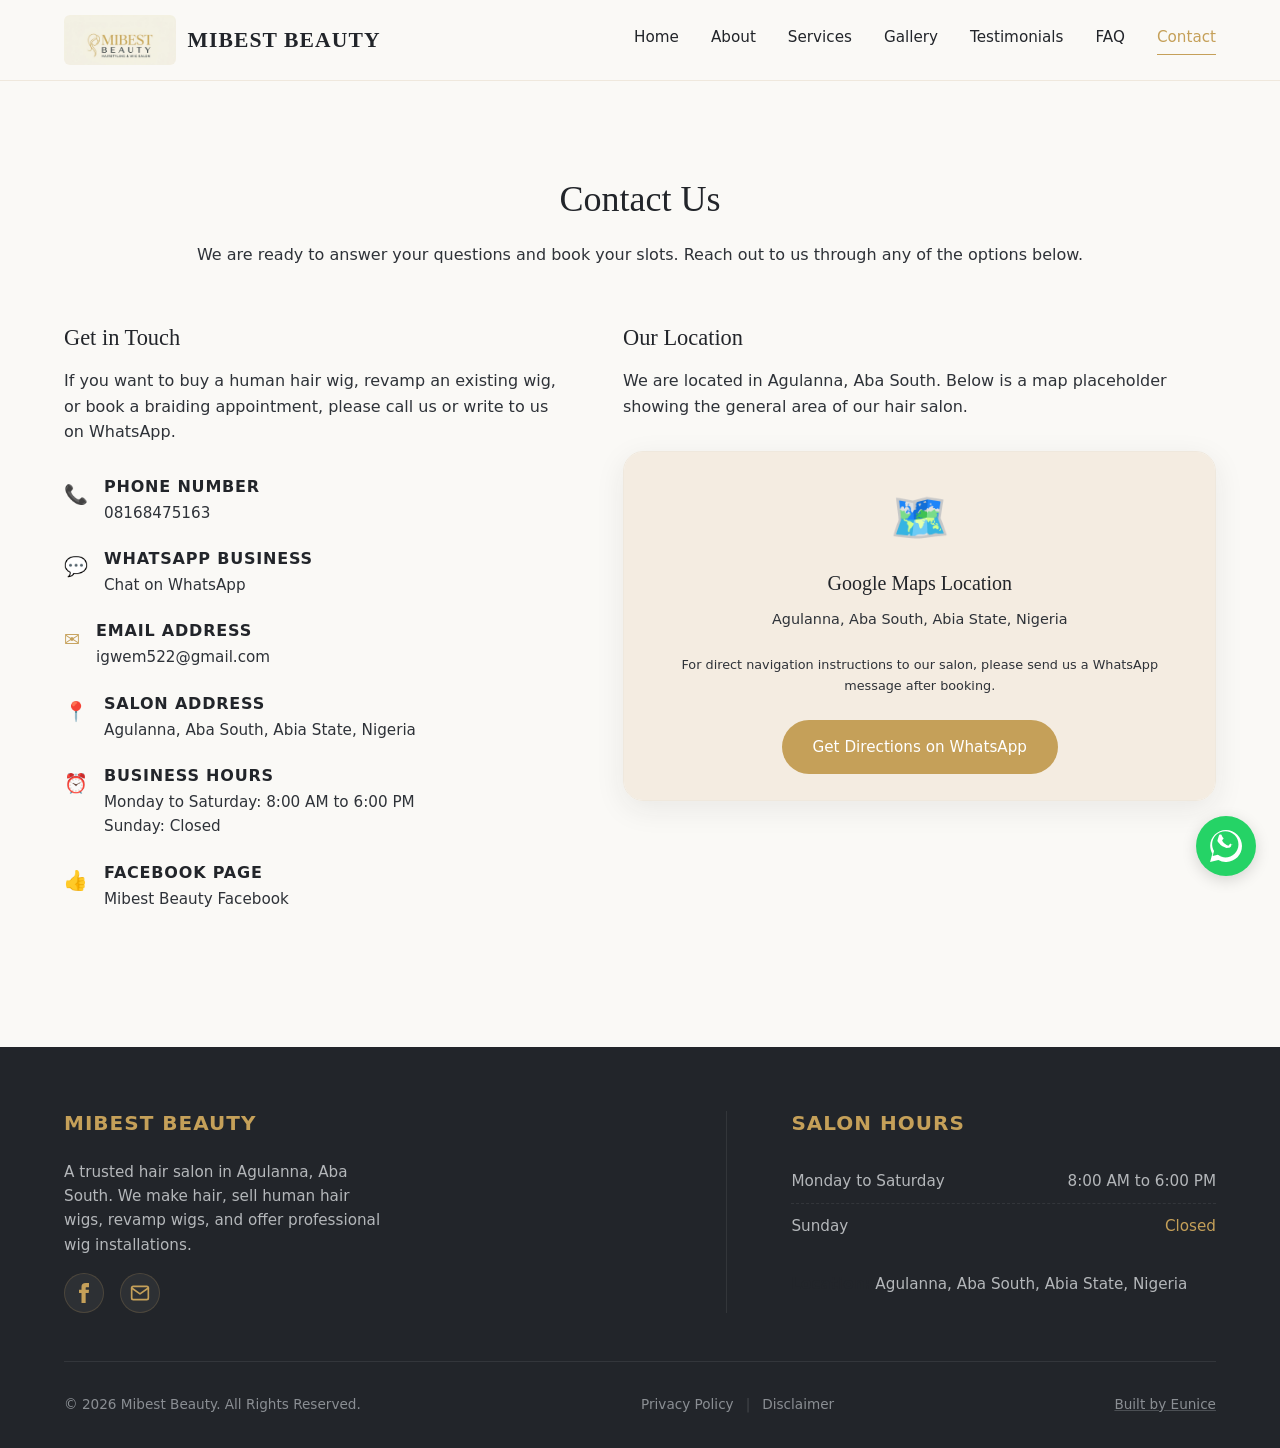
<file: contact.html>
<!DOCTYPE html>
<html lang="en" class="no-js">
<head>
  <script>document.documentElement.className = document.documentElement.className.replace("no-js","js");</script>
  <meta charset="UTF-8">
  <meta name="viewport" content="width=device-width, initial-scale=1.0">
  <meta http-equiv="Content-Security-Policy" content="default-src 'self'; script-src 'self' 'unsafe-inline'; style-src 'self' 'unsafe-inline' https://fonts.googleapis.com; font-src 'self' https://fonts.gstatic.com; img-src 'self' data: https://mibestbeauty.com.ng; connect-src 'self'; frame-src 'self';">
  <title>Contact Us | Hair Salon Agulanna, Aba South</title>
  <meta name="description" content="Get in touch with Mibest Beauty. Located at Agulanna, Aba South. Call or WhatsApp +2348168475163 to book your hair appointment. Open Monday to Saturday.">
  <link rel="canonical" href="https://mibestbeauty.com.ng/contact.html">
  
  <!-- Favicon -->
  <!-- Favicon Configuration -->
  <link rel="shortcut icon" href="favicon.ico" type="image/x-icon">
  <link rel="icon" type="image/png" sizes="16x16" href="assets/images/favicon-16x16.png">
  <link rel="icon" type="image/png" sizes="32x32" href="assets/images/favicon-32x32.png">
  <link rel="apple-touch-icon" sizes="180x180" href="assets/images/apple-touch-icon.png">

  <!-- Open Graph / Facebook -->
  <meta property="og:type" content="website">
  <meta property="og:url" content="https://mibestbeauty.com.ng/contact.html">
  <meta property="og:title" content="Contact Us | Hair Salon Agulanna, Aba South">
  <meta property="og:description" content="Get in touch with Mibest Beauty. Located at Agulanna, Aba South. Call or WhatsApp +2348168475163 to book your hair appointment. Open Monday to Saturday.">
  <meta property="og:image" content="https://mibestbeauty.com.ng/assets/images/og-image.png">

  <!-- Twitter -->
  <meta property="twitter:card" content="summary_large_image">
  <meta property="twitter:url" content="https://mibestbeauty.com.ng/contact.html">
  <meta property="twitter:title" content="Contact Us | Hair Salon Agulanna, Aba South">
  <meta property="twitter:description" content="Get in touch with Mibest Beauty. Located at Agulanna, Aba South. Call or WhatsApp +2348168475163 to book your hair appointment. Open Monday to Saturday.">
  <meta property="twitter:image" content="https://mibestbeauty.com.ng/assets/images/og-image.png">
  
  <!-- CSS Stylesheet -->
  <link rel="stylesheet" href="css/styles.css">
</head>
<body>

  <!-- Navigation Header -->
  <header class="header-nav" id="mainHeader">
    <div class="nav-container">
      <a href="index.html" class="logo-link">
        <img src="assets/images/logo.jpg" alt="Mibest Beauty logo for hair salon and wig shop in Agulanna, Aba South" class="logo-img">
        <span class="logo-text">Mibest Beauty</span>
      </a>
      
      <button class="menu-toggle" id="menuToggle" aria-label="Toggle navigation menu" aria-expanded="false">
        <span></span>
        <span></span>
        <span></span>
      </button>
      
      <nav class="nav-menu" id="navMenu">
        <a href="index.html" class="nav-item">Home</a>
        <a href="about.html" class="nav-item">About</a>
        <a href="services.html" class="nav-item">Services</a>
        <a href="gallery.html" class="nav-item">Gallery</a>
        <a href="testimonials.html" class="nav-item">Testimonials</a>
        <a href="faq.html" class="nav-item">FAQ</a>
        <a href="contact.html" class="nav-item active">Contact</a>
      </nav>
    </div>
  </header>

  <main>
    <!-- Contact Info & Layout Section -->
    <section class="section" id="contactPage">
      <div class="container">
        <div class="section-header text-center reveal">
          <h2>Contact Us</h2>
          <p>We are ready to answer your questions and book your slots. Reach out to us through any of the options below.</p>
        </div>
        
        <div class="contact-grid">
          <!-- Contact details column -->
          <div class="reveal">
            <h3>Get in Touch</h3>
            <p style="margin-bottom: 2rem;">If you want to buy a human hair wig, revamp an existing wig, or book a braiding appointment, please call us or write to us on WhatsApp.</p>
            
            <ul class="contact-info-list">
              <!-- Phone -->
              <li class="contact-info-item">
                <div class="contact-info-icon">📞</div>
                <div class="contact-info-content">
                  <h4>Phone Number</h4>
                  <p><a href="tel:08168475163">08168475163</a></p>
                </div>
              </li>

              <!-- WhatsApp -->
              <li class="contact-info-item">
                <div class="contact-info-icon">💬</div>
                <div class="contact-info-content">
                  <h4>WhatsApp Business</h4>
                  <p><a href="https://wa.me/2348168475163" target="_blank" rel="noopener noreferrer">Chat on WhatsApp</a></p>
                </div>
              </li>

              <!-- Email -->
              <li class="contact-info-item">
                <div class="contact-info-icon">✉️</div>
                <div class="contact-info-content">
                  <h4>Email Address</h4>
                  <p>igwem522@gmail.com</p>
                </div>
              </li>

              <!-- Location -->
              <li class="contact-info-item">
                <div class="contact-info-icon">📍</div>
                <div class="contact-info-content">
                  <h4>Salon Address</h4>
                  <p>Agulanna, Aba South, Abia State, Nigeria</p>
                </div>
              </li>

              <!-- Business Hours -->
              <li class="contact-info-item">
                <div class="contact-info-icon">⏰</div>
                <div class="contact-info-content">
                  <h4>Business Hours</h4>
                  <p>Monday to Saturday: 8:00 AM to 6:00 PM</p>
                  <p>Sunday: Closed</p>
                </div>
              </li>

              <!-- Facebook -->
              <li class="contact-info-item">
                <div class="contact-info-icon">👍</div>
                <div class="contact-info-content">
                  <h4>Facebook Page</h4>
                  <p><a href="https://www.facebook.com/share/1BmTVVYEfg/" target="_blank" rel="noopener noreferrer">Mibest Beauty Facebook</a></p>
                </div>
              </li>
            </ul>
          </div>

          <!-- Maps placeholder column -->
          <div class="reveal">
            <h3>Our Location</h3>
            <p style="margin-bottom: 2rem;">We are located in Agulanna, Aba South. Below is a map placeholder showing the general area of our hair salon.</p>
            
            <div class="map-container">
              <div class="map-placeholder">
                <span style="font-size: 3rem; margin-bottom: 1rem; color: var(--color-gold);">🗺️</span>
                <h4 class="map-placeholder-title">Google Maps Location</h4>
                <p class="map-placeholder-desc">Agulanna, Aba South, Abia State, Nigeria</p>
                <p style="font-size: 0.8rem; color: var(--color-charcoal-light); margin-bottom: 1.5rem;">For direct navigation instructions to our salon, please send us a WhatsApp message after booking.</p>
                <a href="https://wa.me/2348168475163?text=Hello%20Mibest%20Beauty,%20I%20have%20booked%20an%20appointment%20and%20need%20directions%20to%20your%20salon" class="btn btn-primary" target="_blank" rel="noopener noreferrer">Get Directions on WhatsApp</a>
              </div>
            </div>
          </div>
        </div>
      </div>
    </section>
  </main>

  <!-- Site Footer -->
  <footer class="site-footer">
    <div class="container">
      <div class="footer-grid">
        <div class="footer-col footer-about">
          <h3>Mibest Beauty</h3>
          <p>A trusted hair salon in Agulanna, Aba South. We make hair, sell human hair wigs, revamp wigs, and offer professional wig installations.</p>
          <div class="footer-socials">
            <a href="https://www.facebook.com/share/1BmTVVYEfg/" class="social-icon" target="_blank" rel="noopener noreferrer" aria-label="Follow us on Facebook">
              <svg width="20" height="20" viewBox="0 0 24 24" fill="currentColor">
                <path d="M9 8h-3v4h3v12h5v-12h3.642l.358-4h-4v-1.667c0-.955.192-1.333 1.115-1.333h2.885v-5h-3.808c-3.596 0-5.192 1.583-5.192 4.615v3.385z"/>
              </svg>
            </a>
            <a href="mailto:igwem522@gmail.com" class="social-icon" aria-label="Email Mibest Beauty">
              <svg width="20" height="20" viewBox="0 0 24 24" fill="none" stroke="currentColor" stroke-width="2" stroke-linecap="round" stroke-linejoin="round">
                <path d="M4 4h16c1.1 0 2 .9 2 2v12c0 1.1-.9 2-2 2H4c-1.1 0-2-.9-2-2V6c0-1.1.9-2 2-2z"></path>
                <polyline points="22,6 12,13 2,6"></polyline>
              </svg>
            </a>
          </div>
        </div>
        
        <div class="footer-col footer-hours">
          <h3>Salon Hours</h3>
          <ul class="footer-hours-list">
            <li class="footer-hours-item">
              <span class="hours-day">Monday to Saturday</span>
              <span class="hours-time">8:00 AM to 6:00 PM</span>
            </li>
            <li class="footer-hours-item">
              <span class="hours-day">Sunday</span>
              <span class="hours-status">Closed</span>
            </li>
          </ul>
          <p class="footer-location"><strong>Location:</strong> Agulanna, Aba South, Abia State, Nigeria</p>
        </div>
      </div>
      
      <div class="footer-bottom">
        <p class="footer-copyright">&copy; 2026 Mibest Beauty. All Rights Reserved.</p>
        <div class="footer-policy-links">
          <a href="privacy.html" class="footer-policy-link">Privacy Policy</a>
          <span class="footer-policy-separator">|</span>
          <a href="disclaimer.html" class="footer-policy-link">Disclaimer</a>
        </div>
        <div class="footer-credit">
          <a href="https://eunice-orji-portfolio.netlify.app" target="_blank" rel="noopener noreferrer" class="footer-credit-link">Built by Eunice</a>
        </div>
      </div>
    </div>
  </footer>

  <!-- Floating WhatsApp Button -->
  <a href="https://wa.me/2348168475163" class="whatsapp-float" target="_blank" rel="noopener noreferrer" aria-label="Book appointment on WhatsApp">
    <svg class="whatsapp-icon-svg" viewBox="0 0 24 24">
      <path d="M.057 24l1.687-6.163c-1.041-1.804-1.588-3.849-1.587-5.946C.06 5.348 5.397.01 12.008.01c3.202.001 6.212 1.246 8.477 3.514 2.266 2.268 3.507 5.28 3.505 8.484-.004 6.657-5.34 11.997-11.953 11.997-2.005-.001-3.973-.502-5.724-1.455L0 24zm6.59-4.846c1.6.95 3.188 1.449 4.825 1.451 5.436 0 9.86-4.37 9.864-9.799.002-2.63-1.023-5.101-2.885-6.965C16.59 1.977 14.113.953 11.487.953c-5.456 0-9.88 4.373-9.884 9.802-.001 1.814.497 3.527 1.44 5.042l-1.01 3.693 3.795-.98c1.528.84 3.09 1.282 4.819 1.282zm10.963-7.877c-.3-.15-1.774-.875-2.05-.975-.275-.1-.475-.15-.675.15-.2.3-.775.975-.95 1.175-.175.2-.35.225-.65.075-.3-.15-1.265-.467-2.41-1.485-.89-.795-1.49-1.77-1.665-2.07-.175-.3-.019-.462.13-.611.135-.135.3-.35.45-.525.15-.175.2-.3.3-.5s.05-.375-.025-.525C9.53 5.9 8.93 4.425 8.68 3.825c-.244-.589-.49-.51-.675-.52-.175-.01-.375-.01-.575-.01-.2 0-.525.075-.8 1.05-.275 1.05-1.05 3.425-1.05 3.675 0 .25.175.5.35.75.175.25 1.775 2.7 4.3 3.8 2.1 1.15 2.625.925 3.575.825.95-.1 1.775-.725 2.025-1.4.25-.675.25-1.25.175-1.4-.075-.15-.275-.25-.575-.4z"/>
    </svg>
  </a>

  <!-- Back to Top Button -->
  <button id="backToTop" class="back-to-top" aria-label="Back to Top">
    <svg viewBox="0 0 24 24" width="20" height="20" fill="none" stroke="currentColor" stroke-width="2" stroke-linecap="round" stroke-linejoin="round">
      <line x1="12" y1="19" x2="12" y2="5"></line>
      <polyline points="5 12 12 5 19 12"></polyline>
    </svg>
  </button>

  <!-- JS Scripts -->
  <script src="js/main.js"></script>
</body>
</html>
</file>
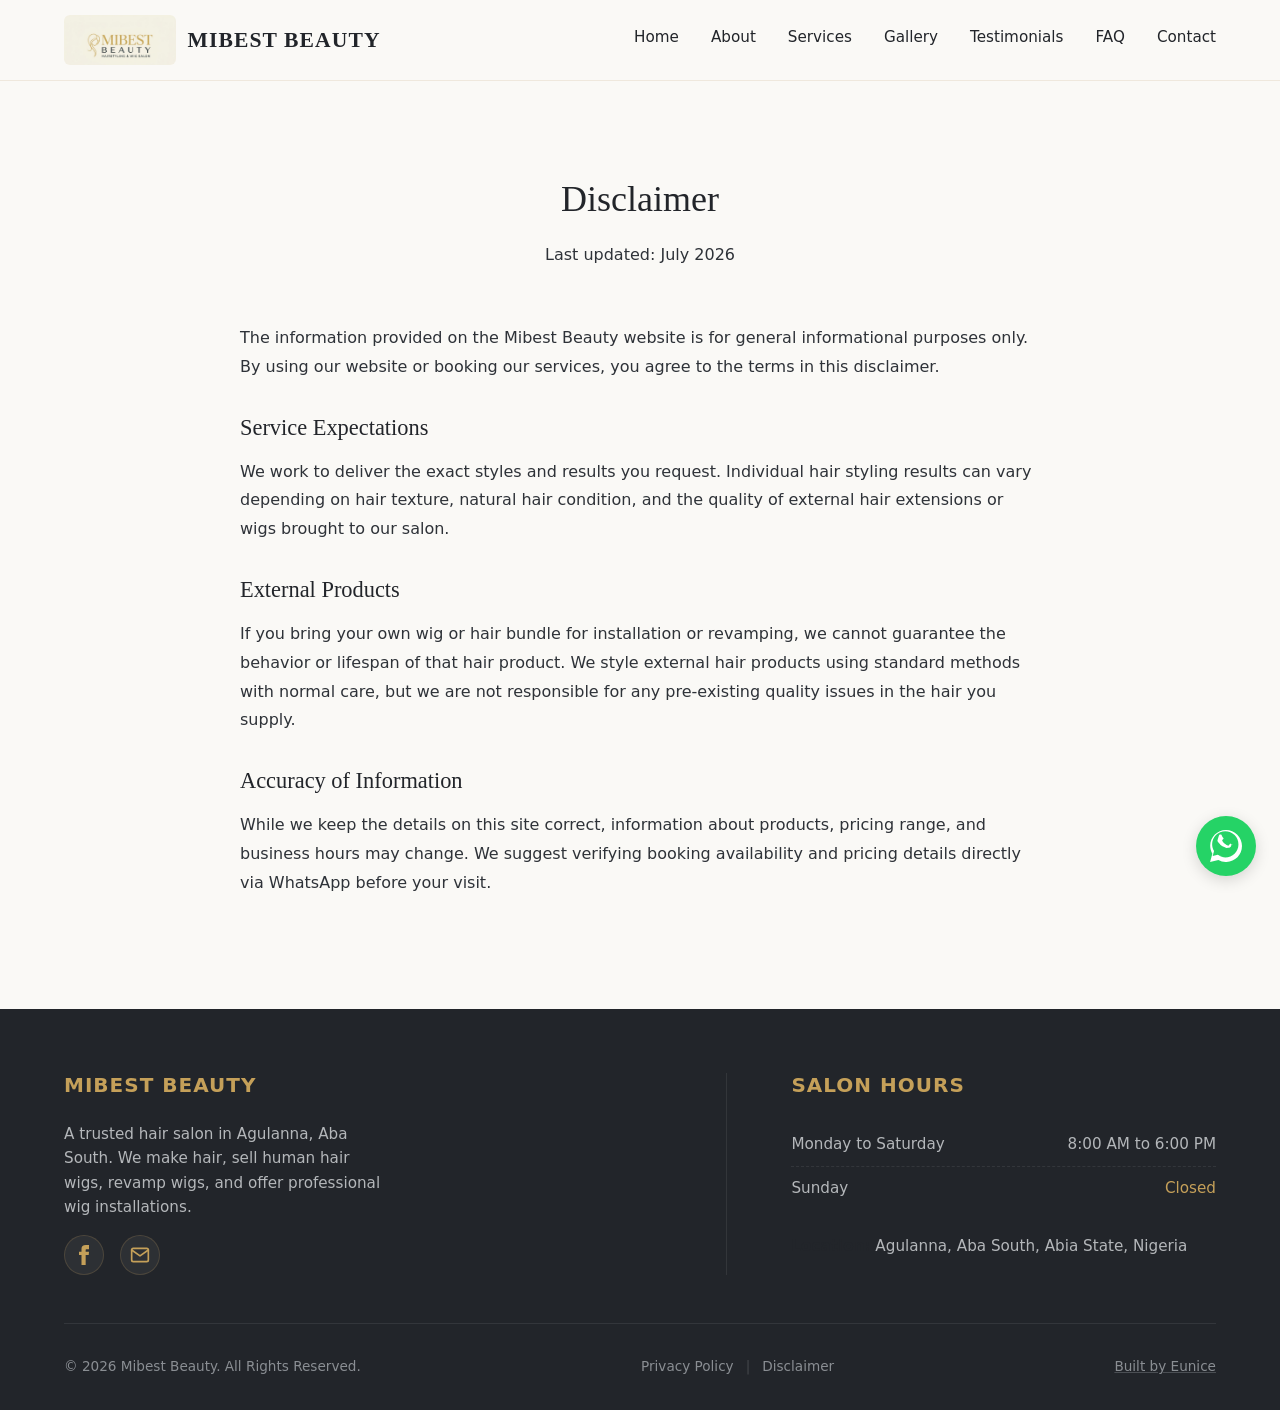
<file: disclaimer.html>
<!DOCTYPE html>
<html lang="en" class="no-js">
<head>
  <script>document.documentElement.className = document.documentElement.className.replace("no-js","js");</script>
  <meta charset="UTF-8">
  <meta name="viewport" content="width=device-width, initial-scale=1.0">
  <meta http-equiv="Content-Security-Policy" content="default-src 'self'; script-src 'self' 'unsafe-inline'; style-src 'self' 'unsafe-inline' https://fonts.googleapis.com; font-src 'self' https://fonts.gstatic.com; img-src 'self' data: https://mibestbeauty.com.ng; connect-src 'self'; frame-src 'self';">
  <title>Disclaimer | Mibest Beauty</title>
  <meta name="description" content="Disclaimer for Mibest Beauty hair salon and wig shop in Aba. Learn about our service expectations.">
  <link rel="canonical" href="https://mibestbeauty.com.ng/disclaimer.html">
  
  <!-- Favicon -->
  <!-- Favicon Configuration -->
  <link rel="shortcut icon" href="favicon.ico" type="image/x-icon">
  <link rel="icon" type="image/png" sizes="16x16" href="assets/images/favicon-16x16.png">
  <link rel="icon" type="image/png" sizes="32x32" href="assets/images/favicon-32x32.png">
  <link rel="apple-touch-icon" sizes="180x180" href="assets/images/apple-touch-icon.png">

  <!-- Open Graph / Facebook -->
  <meta property="og:type" content="website">
  <meta property="og:url" content="https://mibestbeauty.com.ng/disclaimer.html">
  <meta property="og:title" content="Disclaimer | Mibest Beauty">
  <meta property="og:description" content="Disclaimer for Mibest Beauty hair salon and wig shop in Aba. Learn about our service expectations.">
  <meta property="og:image" content="https://mibestbeauty.com.ng/assets/images/og-image.png">

  <!-- Twitter -->
  <meta property="twitter:card" content="summary_large_image">
  <meta property="twitter:url" content="https://mibestbeauty.com.ng/disclaimer.html">
  <meta property="twitter:title" content="Disclaimer | Mibest Beauty">
  <meta property="twitter:description" content="Disclaimer for Mibest Beauty hair salon and wig shop in Aba. Learn about our service expectations.">
  <meta property="twitter:image" content="https://mibestbeauty.com.ng/assets/images/og-image.png">
  
  <!-- CSS Stylesheet -->
  <link rel="stylesheet" href="css/styles.css">
</head>
<body>

  <!-- Navigation Header -->
  <header class="header-nav" id="mainHeader">
    <div class="nav-container">
      <a href="index.html" class="logo-link">
        <img src="assets/images/logo.jpg" alt="Mibest Beauty logo for hair salon and wig shop in Agulanna, Aba South" class="logo-img">
        <span class="logo-text">Mibest Beauty</span>
      </a>
      
      <button class="menu-toggle" id="menuToggle" aria-label="Toggle navigation menu" aria-expanded="false">
        <span></span>
        <span></span>
        <span></span>
      </button>
      
      <nav class="nav-menu" id="navMenu">
        <a href="index.html" class="nav-item">Home</a>
        <a href="about.html" class="nav-item">About</a>
        <a href="services.html" class="nav-item">Services</a>
        <a href="gallery.html" class="nav-item">Gallery</a>
        <a href="testimonials.html" class="nav-item">Testimonials</a>
        <a href="faq.html" class="nav-item">FAQ</a>
        <a href="contact.html" class="nav-item">Contact</a>
      </nav>
    </div>
  </header>

  <main>
    <!-- Disclaimer Section -->
    <section class="section" id="disclaimerPage">
      <div class="container">
        <div class="section-header text-center reveal">
          <h2>Disclaimer</h2>
          <p>Last updated: July 2026</p>
        </div>
        
        <div class="reveal" style="max-width: 800px; margin: 0 auto; line-height: 1.8;">
          <p>The information provided on the Mibest Beauty website is for general informational purposes only. By using our website or booking our services, you agree to the terms in this disclaimer.</p>
          
          <h3 style="margin-top: 2rem; font-family: var(--font-serif);">Service Expectations</h3>
          <p>We work to deliver the exact styles and results you request. Individual hair styling results can vary depending on hair texture, natural hair condition, and the quality of external hair extensions or wigs brought to our salon.</p>
          
          <h3 style="margin-top: 2rem; font-family: var(--font-serif);">External Products</h3>
          <p>If you bring your own wig or hair bundle for installation or revamping, we cannot guarantee the behavior or lifespan of that hair product. We style external hair products using standard methods with normal care, but we are not responsible for any pre-existing quality issues in the hair you supply.</p>
          
          <h3 style="margin-top: 2rem; font-family: var(--font-serif);">Accuracy of Information</h3>
          <p>While we keep the details on this site correct, information about products, pricing range, and business hours may change. We suggest verifying booking availability and pricing details directly via WhatsApp before your visit.</p>
        </div>
      </div>
    </section>
  </main>

  <!-- Site Footer -->
  <footer class="site-footer">
    <div class="container">
      <div class="footer-grid">
        <div class="footer-col footer-about">
          <h3>Mibest Beauty</h3>
          <p>A trusted hair salon in Agulanna, Aba South. We make hair, sell human hair wigs, revamp wigs, and offer professional wig installations.</p>
          <div class="footer-socials">
            <a href="https://www.facebook.com/share/1BmTVVYEfg/" class="social-icon" target="_blank" rel="noopener noreferrer" aria-label="Follow us on Facebook">
              <svg width="20" height="20" viewBox="0 0 24 24" fill="currentColor">
                <path d="M9 8h-3v4h3v12h5v-12h3.642l.358-4h-4v-1.667c0-.955.192-1.333 1.115-1.333h2.885v-5h-3.808c-3.596 0-5.192 1.583-5.192 4.615v3.385z"/>
              </svg>
            </a>
            <a href="mailto:igwem522@gmail.com" class="social-icon" aria-label="Email Mibest Beauty">
              <svg width="20" height="20" viewBox="0 0 24 24" fill="none" stroke="currentColor" stroke-width="2" stroke-linecap="round" stroke-linejoin="round">
                <path d="M4 4h16c1.1 0 2 .9 2 2v12c0 1.1-.9 2-2 2H4c-1.1 0-2-.9-2-2V6c0-1.1.9-2 2-2z"></path>
                <polyline points="22,6 12,13 2,6"></polyline>
              </svg>
            </a>
          </div>
        </div>
        
        <div class="footer-col footer-hours">
          <h3>Salon Hours</h3>
          <ul class="footer-hours-list">
            <li class="footer-hours-item">
              <span class="hours-day">Monday to Saturday</span>
              <span class="hours-time">8:00 AM to 6:00 PM</span>
            </li>
            <li class="footer-hours-item">
              <span class="hours-day">Sunday</span>
              <span class="hours-status">Closed</span>
            </li>
          </ul>
          <p class="footer-location"><strong>Location:</strong> Agulanna, Aba South, Abia State, Nigeria</p>
        </div>
      </div>
      
      <div class="footer-bottom">
        <p class="footer-copyright">&copy; 2026 Mibest Beauty. All Rights Reserved.</p>
        <div class="footer-policy-links">
          <a href="privacy.html" class="footer-policy-link">Privacy Policy</a>
          <span class="footer-policy-separator">|</span>
          <a href="disclaimer.html" class="footer-policy-link">Disclaimer</a>
        </div>
        <div class="footer-credit">
          <a href="https://eunice-orji-portfolio.netlify.app" target="_blank" rel="noopener noreferrer" class="footer-credit-link">Built by Eunice</a>
        </div>
      </div>
    </div>
  </footer>

  <!-- Floating WhatsApp Button -->
  <a href="https://wa.me/2348168475163" class="whatsapp-float" target="_blank" rel="noopener noreferrer" aria-label="Book appointment on WhatsApp">
    <svg class="whatsapp-icon-svg" viewBox="0 0 24 24">
      <path d="M.057 24l1.687-6.163c-1.041-1.804-1.588-3.849-1.587-5.946C.06 5.348 5.397.01 12.008.01c3.202.001 6.212 1.246 8.477 3.514 2.266 2.268 3.507 5.28 3.505 8.484-.004 6.657-5.34 11.997-11.953 11.997-2.005-.001-3.973-.502-5.724-1.455L0 24zm6.59-4.846c1.6.95 3.188 1.449 4.825 1.451 5.436 0 9.86-4.37 9.864-9.799.002-2.63-1.023-5.101-2.885-6.965C16.59 1.977 14.113.953 11.487.953c-5.456 0-9.88 4.373-9.884 9.802-.001 1.814.497 3.527 1.44 5.042l-1.01 3.693 3.795-.98c1.528.84 3.09 1.282 4.819 1.282zm10.963-7.877c-.3-.15-1.774-.875-2.05-.975-.275-.1-.475-.15-.675.15-.2.3-.775.975-.95 1.175-.175.2-.35.225-.65.075-.3-.15-1.265-.467-2.41-1.485-.89-.795-1.49-1.77-1.665-2.07-.175-.3-.019-.462.13-.611.135-.135.3-.35.45-.525.15-.175.2-.3.3-.5s.05-.375-.025-.525C9.53 5.9 8.93 4.425 8.68 3.825c-.244-.589-.49-.51-.675-.52-.175-.01-.375-.01-.575-.01-.2 0-.525.075-.8 1.05-.275 1.05-1.05 3.425-1.05 3.675 0 .25.175.5.35.75.175.25 1.775 2.7 4.3 3.8 2.1 1.15 2.625.925 3.575.825.95-.1 1.775-.725 2.025-1.4.25-.675.25-1.25.175-1.4-.075-.15-.275-.25-.575-.4z"/>
    </svg>
  </a>

  <!-- Back to Top Button -->
  <button id="backToTop" class="back-to-top" aria-label="Back to Top">
    <svg viewBox="0 0 24 24" width="20" height="20" fill="none" stroke="currentColor" stroke-width="2" stroke-linecap="round" stroke-linejoin="round">
      <line x1="12" y1="19" x2="12" y2="5"></line>
      <polyline points="5 12 12 5 19 12"></polyline>
    </svg>
  </button>

  <!-- JS Scripts -->
  <script src="js/main.js"></script>
</body>
</html>
</file>
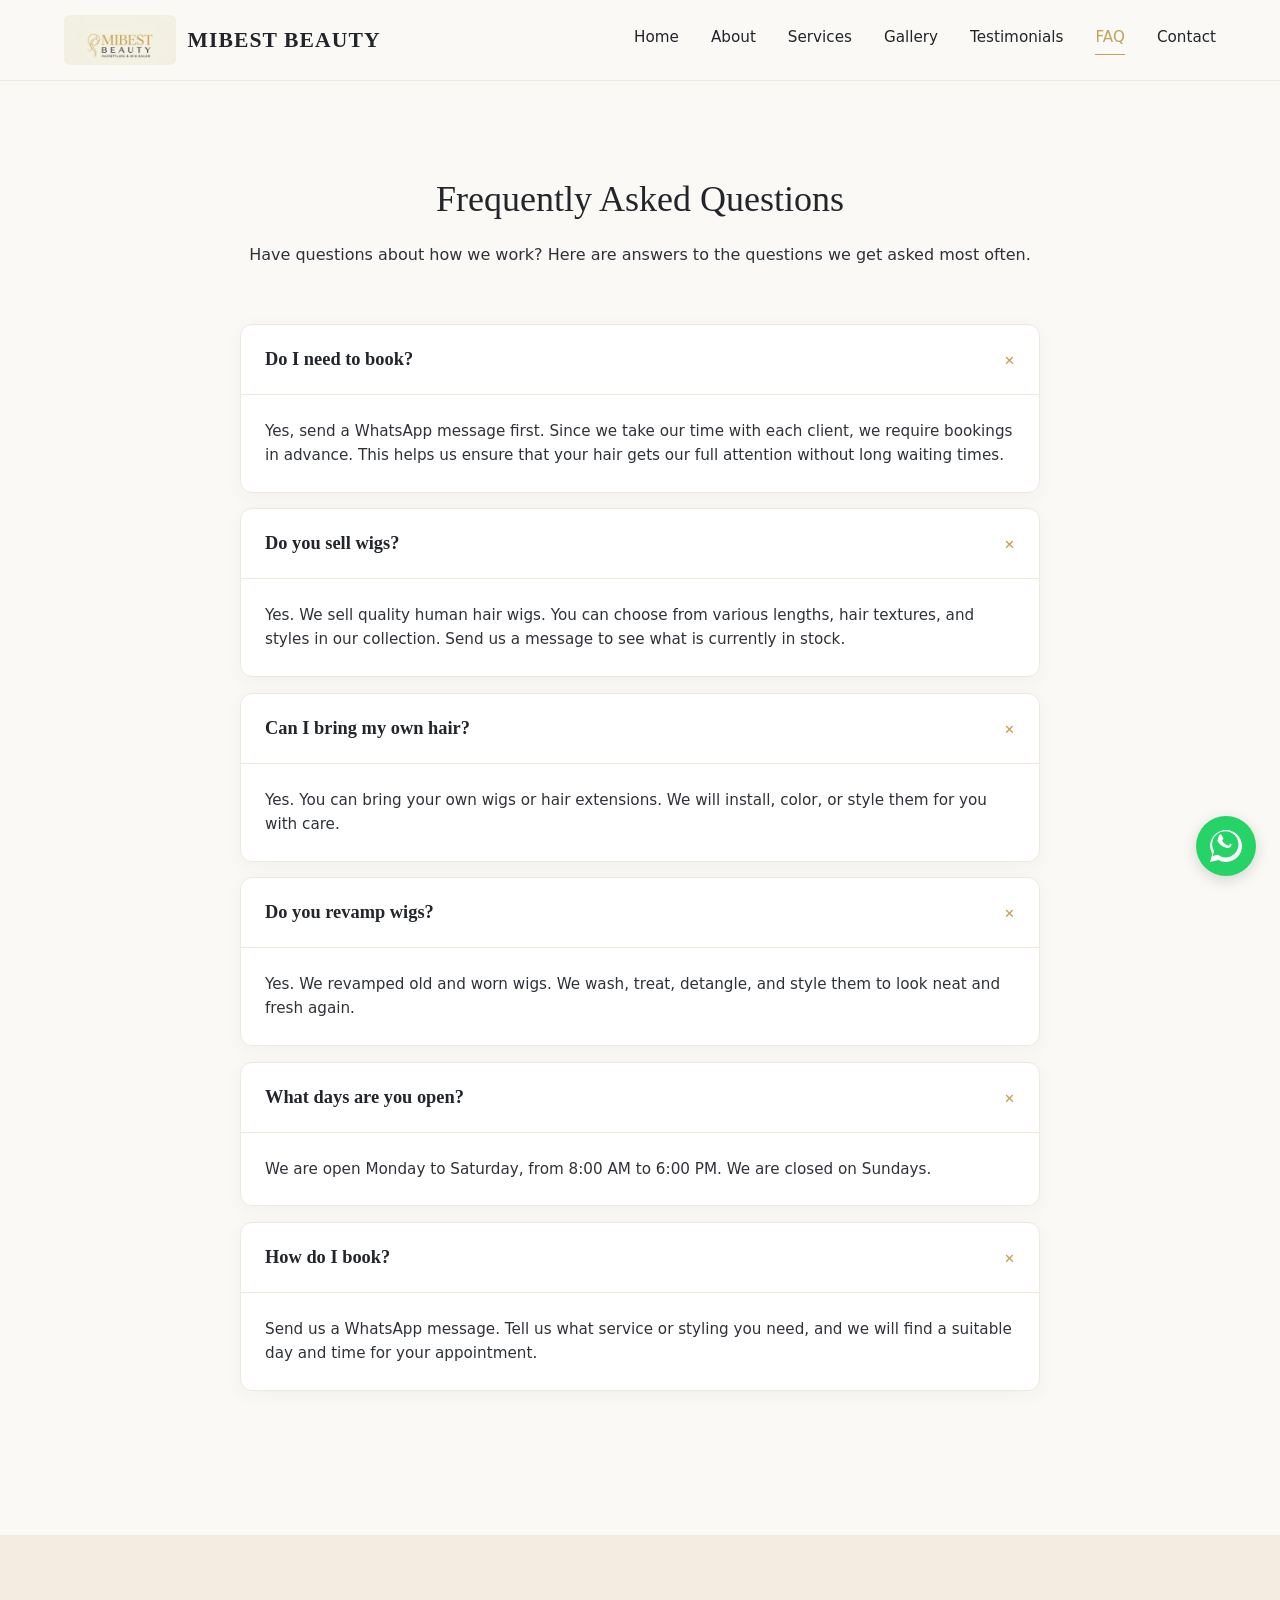
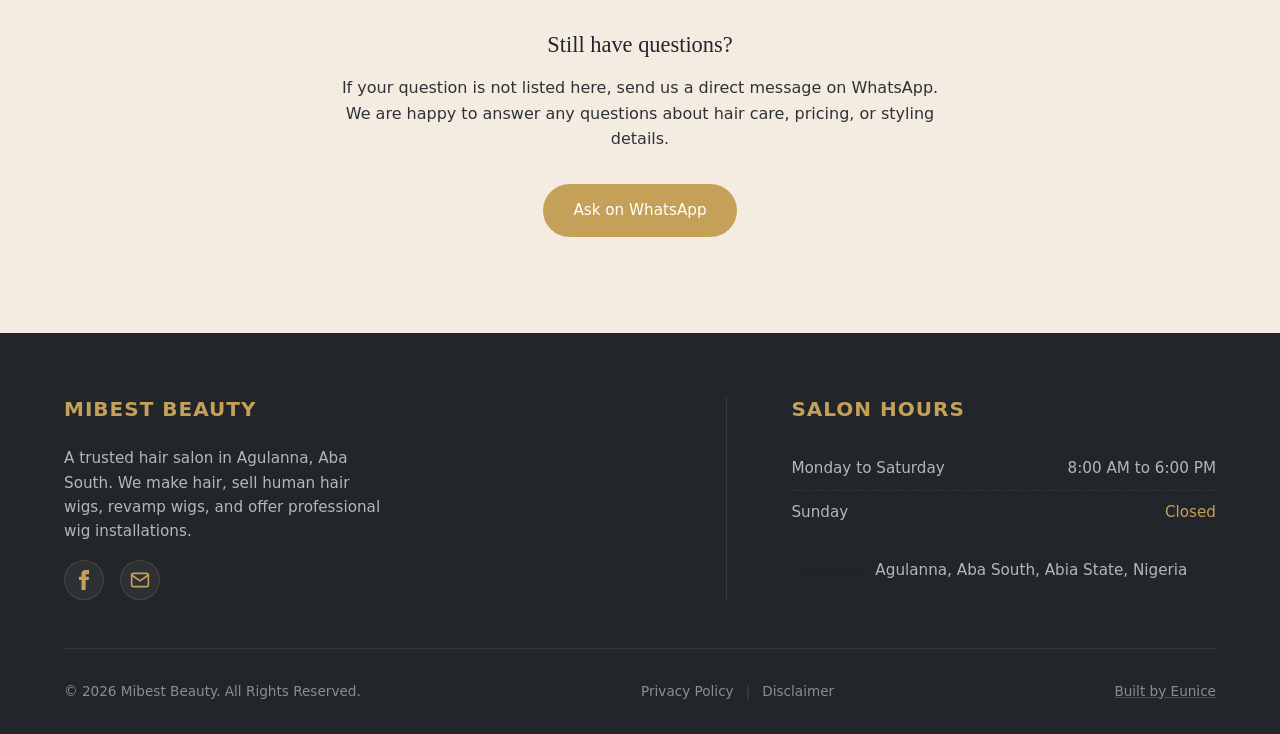
<file: faq.html>
<!DOCTYPE html>
<html lang="en" class="no-js">
<head>
  <script>document.documentElement.className = document.documentElement.className.replace("no-js","js");</script>
  <meta charset="UTF-8">
  <meta name="viewport" content="width=device-width, initial-scale=1.0">
  <meta http-equiv="Content-Security-Policy" content="default-src 'self'; script-src 'self' 'unsafe-inline'; style-src 'self' 'unsafe-inline' https://fonts.googleapis.com; font-src 'self' https://fonts.gstatic.com; img-src 'self' data: https://mibestbeauty.com.ng; connect-src 'self'; frame-src 'self';">
  <title>Frequently Asked Questions | Mibest Beauty Aba</title>
  <meta name="description" content="Find answers to common questions about styling, bookings, wig revamping, and opening hours at Mibest Beauty, a friendly hair salon in Aba.">
  <link rel="canonical" href="https://mibestbeauty.com.ng/faq.html">
  
  <!-- Favicon -->
  <!-- Favicon Configuration -->
  <link rel="shortcut icon" href="favicon.ico" type="image/x-icon">
  <link rel="icon" type="image/png" sizes="16x16" href="assets/images/favicon-16x16.png">
  <link rel="icon" type="image/png" sizes="32x32" href="assets/images/favicon-32x32.png">
  <link rel="apple-touch-icon" sizes="180x180" href="assets/images/apple-touch-icon.png">

  <!-- Open Graph / Facebook -->
  <meta property="og:type" content="website">
  <meta property="og:url" content="https://mibestbeauty.com.ng/faq.html">
  <meta property="og:title" content="Frequently Asked Questions | Mibest Beauty Aba">
  <meta property="og:description" content="Find answers to common questions about styling, bookings, wig revamping, and opening hours at Mibest Beauty, a friendly hair salon in Aba.">
  <meta property="og:image" content="https://mibestbeauty.com.ng/assets/images/og-image.png">

  <!-- Twitter -->
  <meta property="twitter:card" content="summary_large_image">
  <meta property="twitter:url" content="https://mibestbeauty.com.ng/faq.html">
  <meta property="twitter:title" content="Frequently Asked Questions | Mibest Beauty Aba">
  <meta property="twitter:description" content="Find answers to common questions about styling, bookings, wig revamping, and opening hours at Mibest Beauty, a friendly hair salon in Aba.">
  <meta property="twitter:image" content="https://mibestbeauty.com.ng/assets/images/og-image.png">
  
  <!-- CSS Stylesheet -->
  <link rel="stylesheet" href="css/styles.css">
</head>
<body>

  <!-- Navigation Header -->
  <header class="header-nav" id="mainHeader">
    <div class="nav-container">
      <a href="index.html" class="logo-link">
        <img src="assets/images/logo.jpg" alt="Mibest Beauty logo for hair salon and wig shop in Agulanna, Aba South" class="logo-img">
        <span class="logo-text">Mibest Beauty</span>
      </a>
      
      <button class="menu-toggle" id="menuToggle" aria-label="Toggle navigation menu" aria-expanded="false">
        <span></span>
        <span></span>
        <span></span>
      </button>
      
      <nav class="nav-menu" id="navMenu">
        <a href="index.html" class="nav-item">Home</a>
        <a href="about.html" class="nav-item">About</a>
        <a href="services.html" class="nav-item">Services</a>
        <a href="gallery.html" class="nav-item">Gallery</a>
        <a href="testimonials.html" class="nav-item">Testimonials</a>
        <a href="faq.html" class="nav-item active">FAQ</a>
        <a href="contact.html" class="nav-item">Contact</a>
      </nav>
    </div>
  </header>

  <main>
    <!-- FAQ Main Section -->
    <section class="section" id="faqPage">
      <div class="container">
        <div class="section-header text-center reveal">
          <h2>Frequently Asked Questions</h2>
          <p>Have questions about how we work? Here are answers to the questions we get asked most often.</p>
        </div>
        
        <div class="faq-list" style="max-width: 800px; margin: 0 auto 3rem;">
          <!-- FAQ 1 -->
          <div class="faq-item reveal-card">
            <button class="faq-question">
              <span>Do I need to book?</span>
              <span class="faq-icon">+</span>
            </button>
            <div class="faq-answer">
              <p>Yes, send a WhatsApp message first. Since we take our time with each client, we require bookings in advance. This helps us ensure that your hair gets our full attention without long waiting times.</p>
            </div>
          </div>

          <!-- FAQ 2 -->
          <div class="faq-item reveal-card">
            <button class="faq-question">
              <span>Do you sell wigs?</span>
              <span class="faq-icon">+</span>
            </button>
            <div class="faq-answer">
              <p>Yes. We sell quality human hair wigs. You can choose from various lengths, hair textures, and styles in our collection. Send us a message to see what is currently in stock.</p>
            </div>
          </div>

          <!-- FAQ 3 -->
          <div class="faq-item reveal-card">
            <button class="faq-question">
              <span>Can I bring my own hair?</span>
              <span class="faq-icon">+</span>
            </button>
            <div class="faq-answer">
              <p>Yes. You can bring your own wigs or hair extensions. We will install, color, or style them for you with care.</p>
            </div>
          </div>

          <!-- FAQ 4 -->
          <div class="faq-item reveal-card">
            <button class="faq-question">
              <span>Do you revamp wigs?</span>
              <span class="faq-icon">+</span>
            </button>
            <div class="faq-answer">
              <p>Yes. We revamped old and worn wigs. We wash, treat, detangle, and style them to look neat and fresh again.</p>
            </div>
          </div>

          <!-- FAQ 5 -->
          <div class="faq-item reveal-card">
            <button class="faq-question">
              <span>What days are you open?</span>
              <span class="faq-icon">+</span>
            </button>
            <div class="faq-answer">
              <p>We are open Monday to Saturday, from 8:00 AM to 6:00 PM. We are closed on Sundays.</p>
            </div>
          </div>

          <!-- FAQ 6 -->
          <div class="faq-item reveal-card">
            <button class="faq-question">
              <span>How do I book?</span>
              <span class="faq-icon">+</span>
            </button>
            <div class="faq-answer">
              <p>Send us a WhatsApp message. Tell us what service or styling you need, and we will find a suitable day and time for your appointment.</p>
            </div>
          </div>
        </div>
      </div>
    </section>

    <!-- Still Have Questions Banner -->
    <section class="section section-bg-alt" id="faqContact">
      <div class="container text-center reveal">
        <h3>Still have questions?</h3>
        <p style="max-width: 600px; margin: 0 auto 2rem;">If your question is not listed here, send us a direct message on WhatsApp. We are happy to answer any questions about hair care, pricing, or styling details.</p>
        <a href="https://wa.me/2348168475163" class="btn btn-primary" target="_blank" rel="noopener noreferrer">Ask on WhatsApp</a>
      </div>
    </section>
  </main>

  <!-- Site Footer -->
  <footer class="site-footer">
    <div class="container">
      <div class="footer-grid">
        <div class="footer-col footer-about">
          <h3>Mibest Beauty</h3>
          <p>A trusted hair salon in Agulanna, Aba South. We make hair, sell human hair wigs, revamp wigs, and offer professional wig installations.</p>
          <div class="footer-socials">
            <a href="https://www.facebook.com/share/1BmTVVYEfg/" class="social-icon" target="_blank" rel="noopener noreferrer" aria-label="Follow us on Facebook">
              <svg width="20" height="20" viewBox="0 0 24 24" fill="currentColor">
                <path d="M9 8h-3v4h3v12h5v-12h3.642l.358-4h-4v-1.667c0-.955.192-1.333 1.115-1.333h2.885v-5h-3.808c-3.596 0-5.192 1.583-5.192 4.615v3.385z"/>
              </svg>
            </a>
            <a href="mailto:igwem522@gmail.com" class="social-icon" aria-label="Email Mibest Beauty">
              <svg width="20" height="20" viewBox="0 0 24 24" fill="none" stroke="currentColor" stroke-width="2" stroke-linecap="round" stroke-linejoin="round">
                <path d="M4 4h16c1.1 0 2 .9 2 2v12c0 1.1-.9 2-2 2H4c-1.1 0-2-.9-2-2V6c0-1.1.9-2 2-2z"></path>
                <polyline points="22,6 12,13 2,6"></polyline>
              </svg>
            </a>
          </div>
        </div>
        
        <div class="footer-col footer-hours">
          <h3>Salon Hours</h3>
          <ul class="footer-hours-list">
            <li class="footer-hours-item">
              <span class="hours-day">Monday to Saturday</span>
              <span class="hours-time">8:00 AM to 6:00 PM</span>
            </li>
            <li class="footer-hours-item">
              <span class="hours-day">Sunday</span>
              <span class="hours-status">Closed</span>
            </li>
          </ul>
          <p class="footer-location"><strong>Location:</strong> Agulanna, Aba South, Abia State, Nigeria</p>
        </div>
      </div>
      
      <div class="footer-bottom">
        <p class="footer-copyright">&copy; 2026 Mibest Beauty. All Rights Reserved.</p>
        <div class="footer-policy-links">
          <a href="privacy.html" class="footer-policy-link">Privacy Policy</a>
          <span class="footer-policy-separator">|</span>
          <a href="disclaimer.html" class="footer-policy-link">Disclaimer</a>
        </div>
        <div class="footer-credit">
          <a href="https://eunice-orji-portfolio.netlify.app" target="_blank" rel="noopener noreferrer" class="footer-credit-link">Built by Eunice</a>
        </div>
      </div>
    </div>
  </footer>

  <!-- Floating WhatsApp Button -->
  <a href="https://wa.me/2348168475163" class="whatsapp-float" target="_blank" rel="noopener noreferrer" aria-label="Book appointment on WhatsApp">
    <svg class="whatsapp-icon-svg" viewBox="0 0 24 24">
      <path d="M.057 24l1.687-6.163c-1.041-1.804-1.588-3.849-1.587-5.946C.06 5.348 5.397.01 12.008.01c3.202.001 6.212 1.246 8.477 3.514 2.266 2.268 3.507 5.28 3.505 8.484-.004 6.657-5.34 11.997-11.953 11.997-2.005-.001-3.973-.502-5.724-1.455L0 24zm6.59-4.846c1.6.95 3.188 1.449 4.825 1.451 5.436 0 9.86-4.37 9.864-9.799.002-2.63-1.023-5.101-2.885-6.965C16.59 1.977 14.113.953 11.487.953c-5.456 0-9.88 4.373-9.884 9.802-.001 1.814.497 3.527 1.44 5.042l-1.01 3.693 3.795-.98c1.528.84 3.09 1.282 4.819 1.282zm10.963-7.877c-.3-.15-1.774-.875-2.05-.975-.275-.1-.475-.15-.675.15-.2.3-.775.975-.95 1.175-.175.2-.35.225-.65.075-.3-.15-1.265-.467-2.41-1.485-.89-.795-1.49-1.77-1.665-2.07-.175-.3-.019-.462.13-.611.135-.135.3-.35.45-.525.15-.175.2-.3.3-.5s.05-.375-.025-.525C9.53 5.9 8.93 4.425 8.68 3.825c-.244-.589-.49-.51-.675-.52-.175-.01-.375-.01-.575-.01-.2 0-.525.075-.8 1.05-.275 1.05-1.05 3.425-1.05 3.675 0 .25.175.5.35.75.175.25 1.775 2.7 4.3 3.8 2.1 1.15 2.625.925 3.575.825.95-.1 1.775-.725 2.025-1.4.25-.675.25-1.25.175-1.4-.075-.15-.275-.25-.575-.4z"/>
    </svg>
  </a>

  <!-- Back to Top Button -->
  <button id="backToTop" class="back-to-top" aria-label="Back to Top">
    <svg viewBox="0 0 24 24" width="20" height="20" fill="none" stroke="currentColor" stroke-width="2" stroke-linecap="round" stroke-linejoin="round">
      <line x1="12" y1="19" x2="12" y2="5"></line>
      <polyline points="5 12 12 5 19 12"></polyline>
    </svg>
  </button>

  <!-- JS Scripts -->
  <script src="js/main.js"></script>
</body>
</html>
</file>
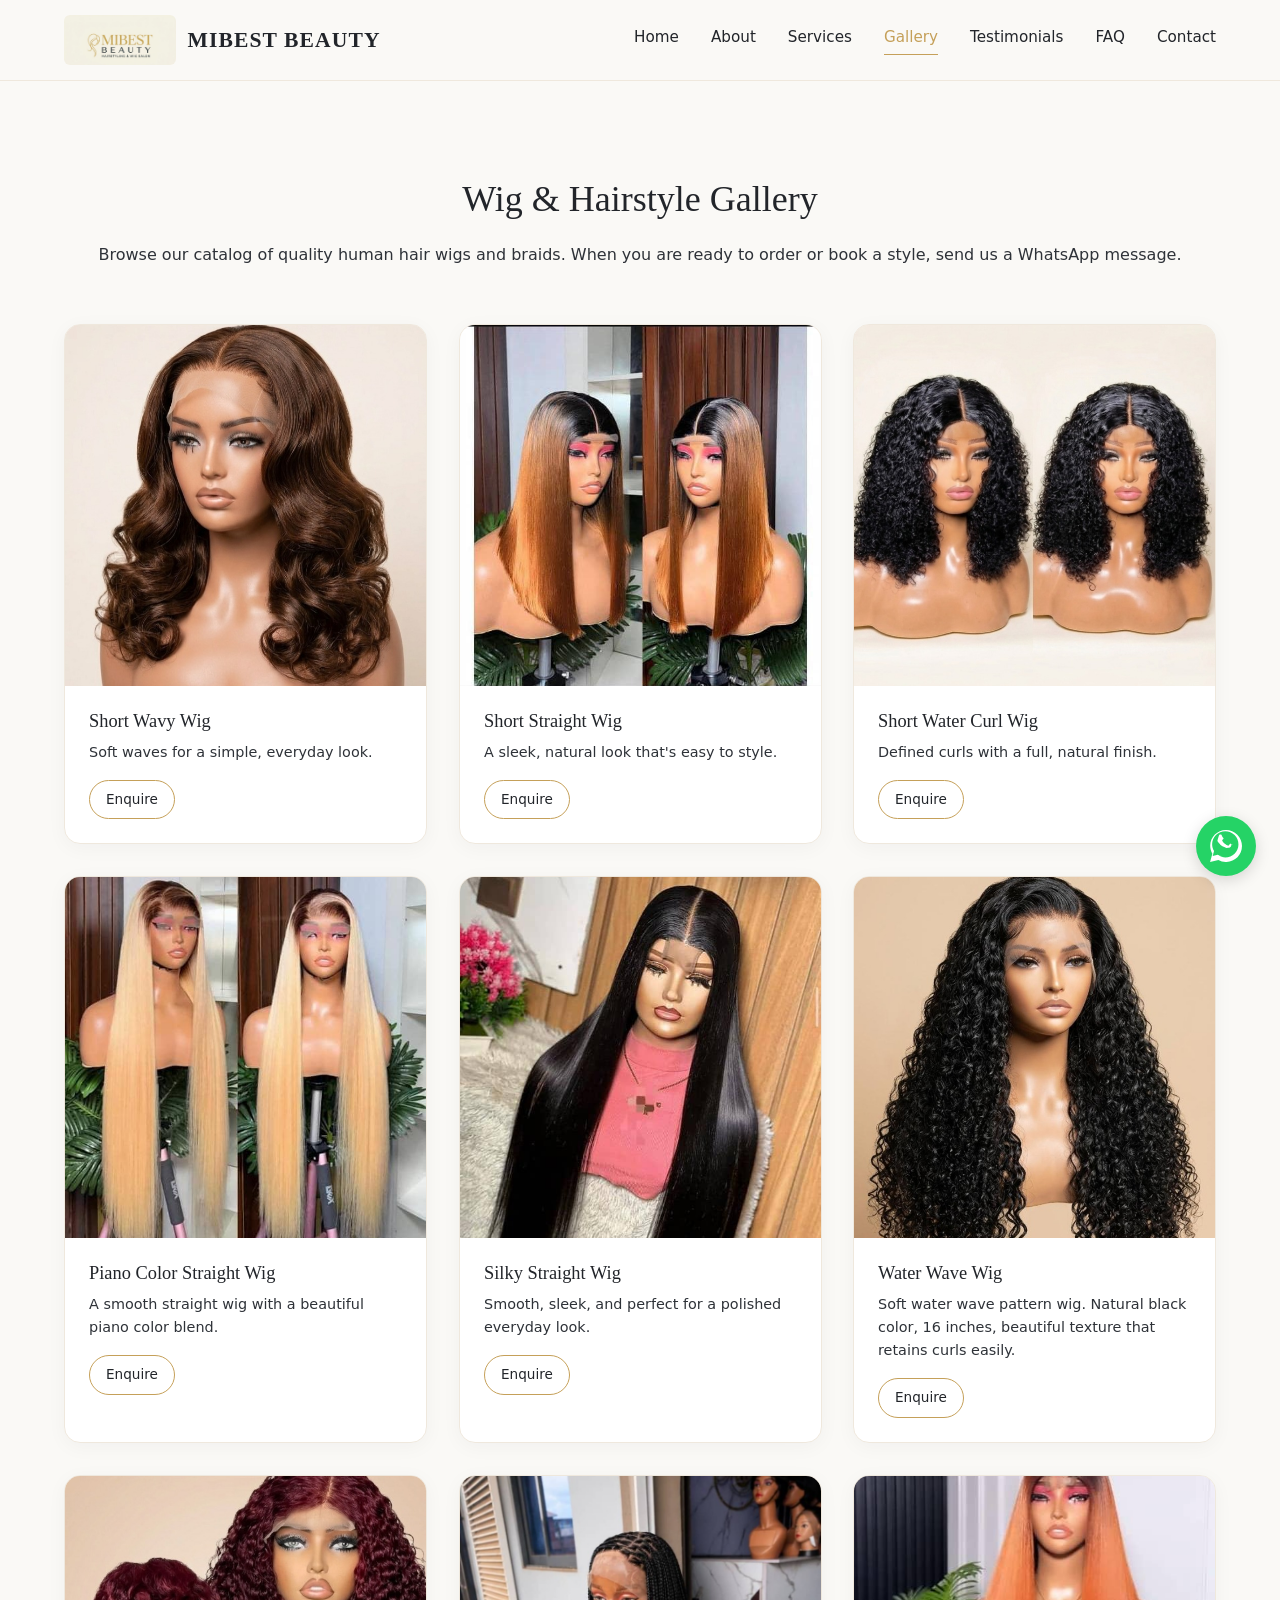
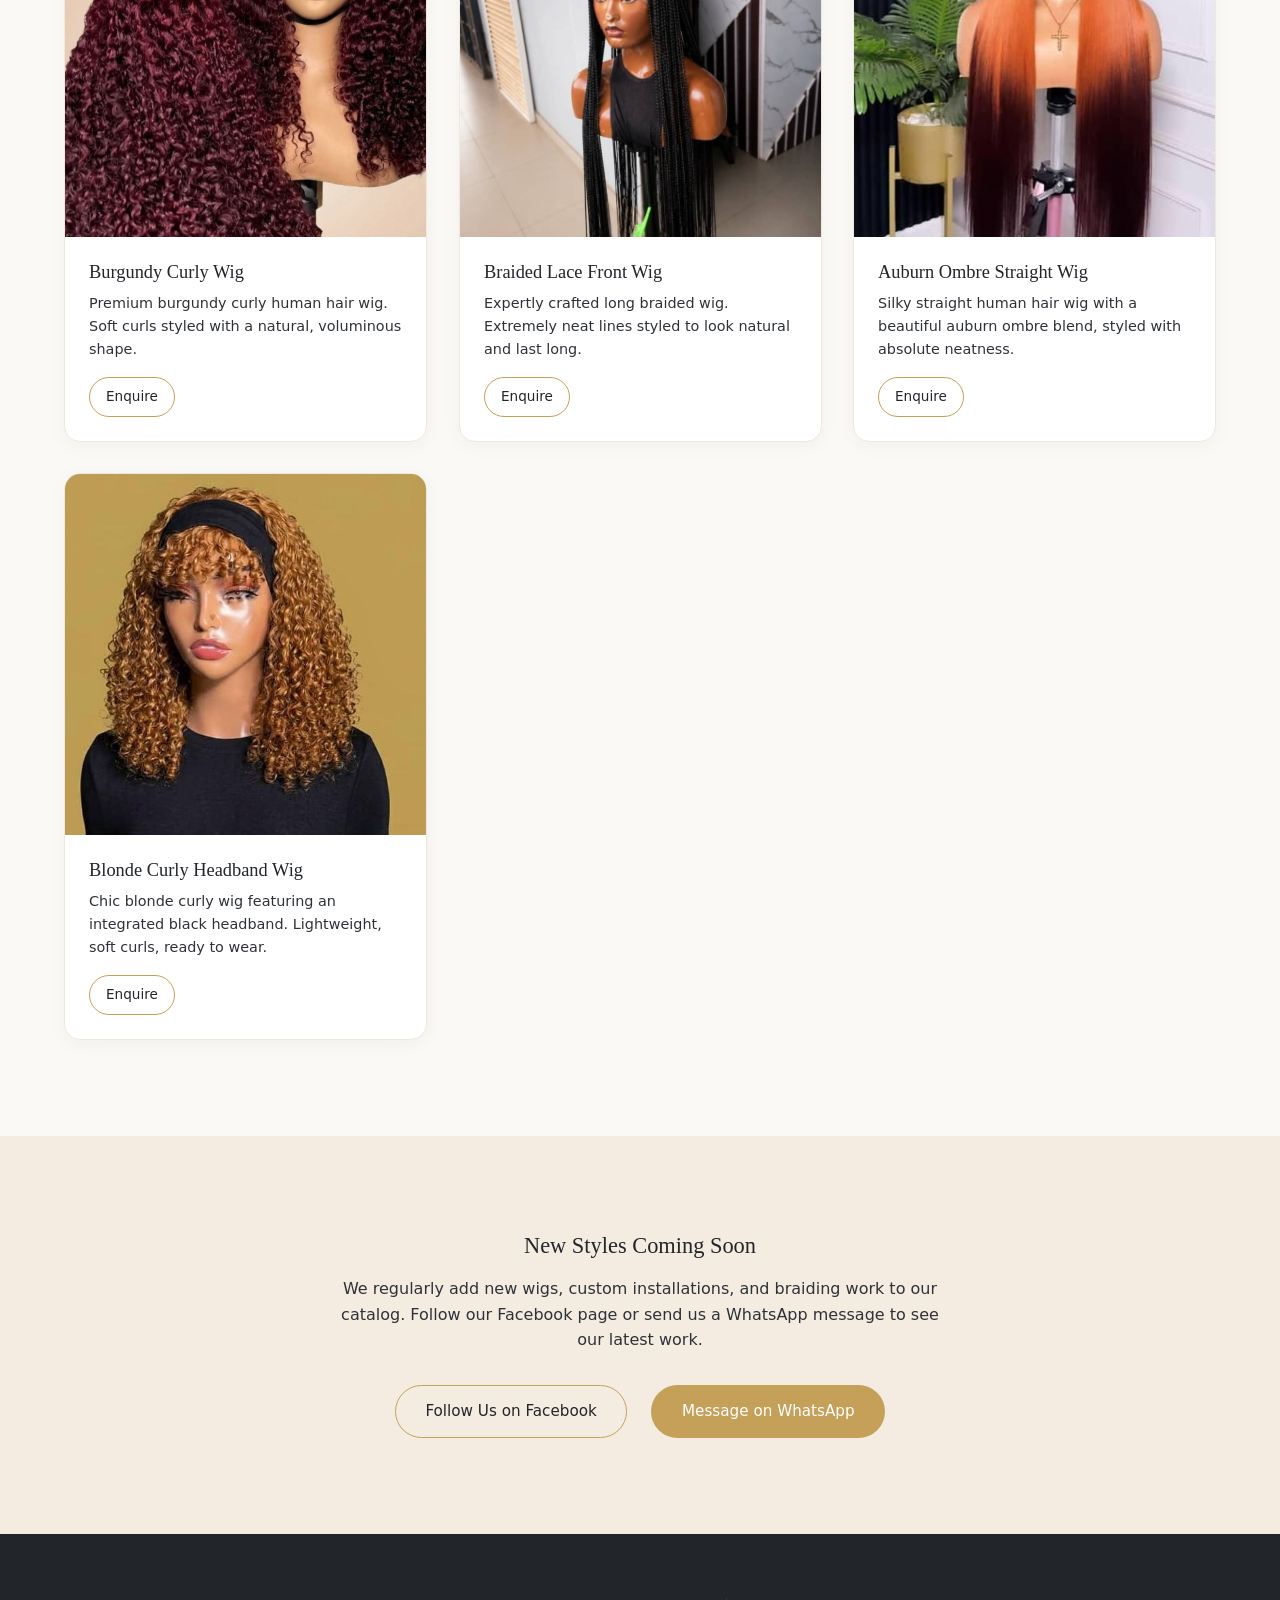
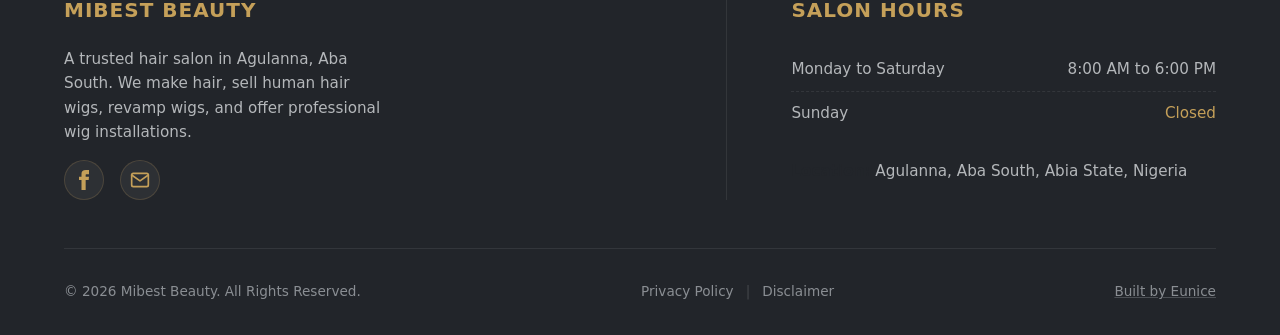
<file: gallery.html>
<!DOCTYPE html>
<html lang="en" class="no-js">
<head>
  <script>document.documentElement.className = document.documentElement.className.replace("no-js","js");</script>
  <meta charset="UTF-8">
  <meta name="viewport" content="width=device-width, initial-scale=1.0">
  <meta http-equiv="Content-Security-Policy" content="default-src 'self'; script-src 'self' 'unsafe-inline'; style-src 'self' 'unsafe-inline' https://fonts.googleapis.com; font-src 'self' https://fonts.gstatic.com; img-src 'self' data: https://mibestbeauty.com.ng; connect-src 'self'; frame-src 'self';">
  <title>Wig and Hairstyle Gallery | Wig Seller in Aba</title>
  <meta name="description" content="Browse the wig and hairstyle collection at Mibest Beauty in Aba. We sell high quality human hair wigs and specialize in custom installations and braids.">
  <link rel="canonical" href="https://mibestbeauty.com.ng/gallery.html">
  
  <!-- Favicon -->
  <!-- Favicon Configuration -->
  <link rel="shortcut icon" href="favicon.ico" type="image/x-icon">
  <link rel="icon" type="image/png" sizes="16x16" href="assets/images/favicon-16x16.png">
  <link rel="icon" type="image/png" sizes="32x32" href="assets/images/favicon-32x32.png">
  <link rel="apple-touch-icon" sizes="180x180" href="assets/images/apple-touch-icon.png">

  <!-- Open Graph / Facebook -->
  <meta property="og:type" content="website">
  <meta property="og:url" content="https://mibestbeauty.com.ng/gallery.html">
  <meta property="og:title" content="Wig and Hairstyle Gallery | Wig Seller in Aba">
  <meta property="og:description" content="Browse the wig and hairstyle collection at Mibest Beauty in Aba. We sell high quality human hair wigs and specialize in custom installations and braids.">
  <meta property="og:image" content="https://mibestbeauty.com.ng/assets/images/og-image.png">

  <!-- Twitter -->
  <meta property="twitter:card" content="summary_large_image">
  <meta property="twitter:url" content="https://mibestbeauty.com.ng/gallery.html">
  <meta property="twitter:title" content="Wig and Hairstyle Gallery | Wig Seller in Aba">
  <meta property="twitter:description" content="Browse the wig and hairstyle collection at Mibest Beauty in Aba. We sell high quality human hair wigs and specialize in custom installations and braids.">
  <meta property="twitter:image" content="https://mibestbeauty.com.ng/assets/images/og-image.png">
  
  <!-- CSS Stylesheet -->
  <link rel="stylesheet" href="css/styles.css">
  
  <style>
    /* Gallery Image Fallback Styling */
    .gallery-image-wrapper::before {
      content: 'Mibest Beauty';
      position: absolute;
      top: 0;
      left: 0;
      width: 100%;
      height: 100%;
      background-color: var(--color-beige);
      display: flex;
      flex-direction: column;
      align-items: center;
      justify-content: center;
      font-family: var(--font-serif);
      font-size: 1.2rem;
      font-style: italic;
      color: var(--color-gold);
      z-index: 1;
    }
    
    .gallery-image-wrapper::after {
      content: 'Photo coming soon';
      position: absolute;
      bottom: 20px;
      left: 0;
      width: 100%;
      text-align: center;
      font-family: var(--font-sans);
      font-size: 0.8rem;
      text-transform: uppercase;
      letter-spacing: 0.1em;
      color: var(--color-charcoal-light);
      z-index: 1;
    }
    
    .gallery-img {
      position: absolute;
      top: 0;
      left: 0;
      width: 100%;
      height: 100%;
      object-fit: cover;
      z-index: 2;
      transition: var(--transition-smooth);
      background-color: var(--color-beige);
    }
    
    /* Hide broken image icon in browsers and show fallback text */
    .gallery-img:not([src]), 
    .gallery-img[src=""],
    .gallery-img:-moz-broken,
    .gallery-img:broken {
      opacity: 0;
    }
  </style>
</head>
<body>

  <!-- Navigation Header -->
  <header class="header-nav" id="mainHeader">
    <div class="nav-container">
      <a href="index.html" class="logo-link">
        <img src="assets/images/logo.jpg" alt="Mibest Beauty logo for hair salon and wig shop in Agulanna, Aba South" class="logo-img">
        <span class="logo-text">Mibest Beauty</span>
      </a>
      
      <button class="menu-toggle" id="menuToggle" aria-label="Toggle navigation menu" aria-expanded="false">
        <span></span>
        <span></span>
        <span></span>
      </button>
      
      <nav class="nav-menu" id="navMenu">
        <a href="index.html" class="nav-item">Home</a>
        <a href="about.html" class="nav-item">About</a>
        <a href="services.html" class="nav-item">Services</a>
        <a href="gallery.html" class="nav-item active">Gallery</a>
        <a href="testimonials.html" class="nav-item">Testimonials</a>
        <a href="faq.html" class="nav-item">FAQ</a>
        <a href="contact.html" class="nav-item">Contact</a>
      </nav>
    </div>
  </header>

  <main>
    <!-- Gallery Section -->
    <section class="section" id="galleryPage">
      <div class="container">
        <div class="section-header text-center reveal">
          <h2>Wig & Hairstyle Gallery</h2>
          <p>Browse our catalog of quality human hair wigs and braids. When you are ready to order or book a style, send us a WhatsApp message.</p>
        </div>
        
        <div class="gallery-grid">
          <!-- Item 1: Short Wavy Wig -->
          <div class="gallery-card reveal-card">
            <div class="gallery-image-wrapper">
              <img src="assets/images/gallery/wig-1.jpg" alt="Short wavy human hair wig styled at Mibest Beauty" class="gallery-img" onerror="this.style.opacity='0'">
            </div>
            <div class="gallery-info">
              <h3 class="gallery-title">Short Wavy Wig</h3>
              <p class="gallery-desc">Soft waves for a simple, everyday look.</p>
              <a href="https://wa.me/2348168475163?text=Hello%20Mibest%20Beauty,%20I%20am%20interested%20in%20the%20Short%20Wavy%20Wig%20from%20your%20gallery" class="btn btn-secondary" style="padding: 0.5rem 1rem; font-size: 0.85rem;" target="_blank" rel="noopener noreferrer">Enquire</a>
            </div>
          </div>

          <!-- Item 2: Short Straight Wig -->
          <div class="gallery-card reveal-card">
            <div class="gallery-image-wrapper">
              <img src="assets/images/gallery/wig-2.jpg" alt="Short straight human hair wig styled at Mibest Beauty" class="gallery-img" onerror="this.style.opacity='0'">
            </div>
            <div class="gallery-info">
              <h3 class="gallery-title">Short Straight Wig</h3>
              <p class="gallery-desc">A sleek, natural look that's easy to style.</p>
              <a href="https://wa.me/2348168475163?text=Hello%20Mibest%20Beauty,%20I%20am%20interested%20in%20the%20Short%20Straight%20Wig%20from%20your%20gallery" class="btn btn-secondary" style="padding: 0.5rem 1rem; font-size: 0.85rem;" target="_blank" rel="noopener noreferrer">Enquire</a>
            </div>
          </div>

          <!-- Item 3: Short Water Curl Wig -->
          <div class="gallery-card reveal-card">
            <div class="gallery-image-wrapper">
              <img src="assets/images/gallery/wig-3.jpg" alt="Short water curl human hair wig styled at Mibest Beauty" class="gallery-img" onerror="this.style.opacity='0'">
            </div>
            <div class="gallery-info">
              <h3 class="gallery-title">Short Water Curl Wig</h3>
              <p class="gallery-desc">Defined curls with a full, natural finish.</p>
              <a href="https://wa.me/2348168475163?text=Hello%20Mibest%20Beauty,%20I%20am%20interested%20in%20the%20Short%20Water%20Curl%20Wig%20from%20your%20gallery" class="btn btn-secondary" style="padding: 0.5rem 1rem; font-size: 0.85rem;" target="_blank" rel="noopener noreferrer">Enquire</a>
            </div>
          </div>

          <!-- Item 4: Piano Color Straight Wig -->
          <div class="gallery-card reveal-card">
            <div class="gallery-image-wrapper">
              <img src="assets/images/gallery/wig-4.jpg" alt="Piano color straight human hair wig styled at Mibest Beauty" class="gallery-img" onerror="this.style.opacity='0'">
            </div>
            <div class="gallery-info">
              <h3 class="gallery-title">Piano Color Straight Wig</h3>
              <p class="gallery-desc">A smooth straight wig with a beautiful piano color blend.</p>
              <a href="https://wa.me/2348168475163?text=Hello%20Mibest%20Beauty,%20I%20am%20interested%20in%20the%20Piano%20Color%20Straight%20Wig%20from%20your%20gallery" class="btn btn-secondary" style="padding: 0.5rem 1rem; font-size: 0.85rem;" target="_blank" rel="noopener noreferrer">Enquire</a>
            </div>
          </div>

          <!-- Item 5: Silky Straight Wig -->
          <div class="gallery-card reveal-card">
            <div class="gallery-image-wrapper">
              <img src="assets/images/gallery/wig-5.jpg" alt="Silky straight human hair wig styled at Mibest Beauty" class="gallery-img" onerror="this.style.opacity='0'">
            </div>
            <div class="gallery-info">
              <h3 class="gallery-title">Silky Straight Wig</h3>
              <p class="gallery-desc">Smooth, sleek, and perfect for a polished everyday look.</p>
              <a href="https://wa.me/2348168475163?text=Hello%20Mibest%20Beauty,%20I%20am%20interested%20in%20the%20Silky%20Straight%20Wig%20from%20your%20gallery" class="btn btn-secondary" style="padding: 0.5rem 1rem; font-size: 0.85rem;" target="_blank" rel="noopener noreferrer">Enquire</a>
            </div>
          </div>

          <!-- Item 6: Water Wave -->
          <div class="gallery-card reveal-card">
            <div class="gallery-image-wrapper">
              <img src="assets/images/gallery/wig-6.jpg" alt="Water wave human hair wig in natural black styled at Mibest Beauty" class="gallery-img" onerror="this.style.opacity='0'">
            </div>
            <div class="gallery-info">
              <h3 class="gallery-title">Water Wave Wig</h3>
              <p class="gallery-desc">Soft water wave pattern wig. Natural black color, 16 inches, beautiful texture that retains curls easily.</p>
              <a href="https://wa.me/2348168475163?text=Hello%20Mibest%20Beauty,%20I%20am%20interested%20in%20the%20Water%20Wave%20Wig%20from%20your%20gallery" class="btn btn-secondary" style="padding: 0.5rem 1rem; font-size: 0.85rem;" target="_blank" rel="noopener noreferrer">Enquire</a>
            </div>
          </div>

          <!-- Item 7: Burgundy Curly -->
          <div class="gallery-card reveal-card">
            <div class="gallery-image-wrapper">
              <img src="assets/images/gallery/wig-7.jpg" alt="Burgundy curly human hair wig styled at Mibest Beauty" class="gallery-img" onerror="this.style.opacity='0'">
            </div>
            <div class="gallery-info">
              <h3 class="gallery-title">Burgundy Curly Wig</h3>
              <p class="gallery-desc">Premium burgundy curly human hair wig. Soft curls styled with a natural, voluminous shape.</p>
              <a href="https://wa.me/2348168475163?text=Hello%20Mibest%20Beauty,%20I%20am%20interested%20in%20the%20Burgundy%20Curly%20Wig%20from%20your%20gallery" class="btn btn-secondary" style="padding: 0.5rem 1rem; font-size: 0.85rem;" target="_blank" rel="noopener noreferrer">Enquire</a>
            </div>
          </div>

          <!-- Item 8: Braided Lace Front -->
          <div class="gallery-card reveal-card">
            <div class="gallery-image-wrapper">
              <img src="assets/images/gallery/wig-8.jpg" alt="Long braided lace front wig styled at Mibest Beauty" class="gallery-img" onerror="this.style.opacity='0'">
            </div>
            <div class="gallery-info">
              <h3 class="gallery-title">Braided Lace Front Wig</h3>
              <p class="gallery-desc">Expertly crafted long braided wig. Extremely neat lines styled to look natural and last long.</p>
              <a href="https://wa.me/2348168475163?text=Hello%20Mibest%20Beauty,%20I%20am%20interested%20in%20the%20Braided%20Lace%20Front%20Wig%20from%20your%20gallery" class="btn btn-secondary" style="padding: 0.5rem 1rem; font-size: 0.85rem;" target="_blank" rel="noopener noreferrer">Enquire</a>
            </div>
          </div>

          <!-- Item 9: Auburn Ombre Straight -->
          <div class="gallery-card reveal-card">
            <div class="gallery-image-wrapper">
              <img src="assets/images/gallery/wig-9.jpg" alt="Auburn ombre straight human hair wig styled at Mibest Beauty" class="gallery-img" onerror="this.style.opacity='0'">
            </div>
            <div class="gallery-info">
              <h3 class="gallery-title">Auburn Ombre Straight Wig</h3>
              <p class="gallery-desc">Silky straight human hair wig with a beautiful auburn ombre blend, styled with absolute neatness.</p>
              <a href="https://wa.me/2348168475163?text=Hello%20Mibest%20Beauty,%20I%20am%20interested%20in%20the%20Auburn%20Ombre%20Straight%20Wig%20from%20your%20gallery" class="btn btn-secondary" style="padding: 0.5rem 1rem; font-size: 0.85rem;" target="_blank" rel="noopener noreferrer">Enquire</a>
            </div>
          </div>

          <!-- Item 10: Blonde Curly Headband -->
          <div class="gallery-card reveal-card">
            <div class="gallery-image-wrapper">
              <img src="assets/images/gallery/wig-10.jpg" alt="Blonde curly headband human hair wig styled at Mibest Beauty" class="gallery-img" onerror="this.style.opacity='0'">
            </div>
            <div class="gallery-info">
              <h3 class="gallery-title">Blonde Curly Headband Wig</h3>
              <p class="gallery-desc">Chic blonde curly wig featuring an integrated black headband. Lightweight, soft curls, ready to wear.</p>
              <a href="https://wa.me/2348168475163?text=Hello%20Mibest%20Beauty,%20I%20am%20interested%20in%20the%20Blonde%20Curly%20Headband%20Wig%20from%20your%20gallery" class="btn btn-secondary" style="padding: 0.5rem 1rem; font-size: 0.85rem;" target="_blank" rel="noopener noreferrer">Enquire</a>
            </div>
          </div>
        </div>
      </div>
    </section>

    <!-- Gallery Expandability Note -->
    <section class="section section-bg-alt" id="galleryNote">
      <div class="container text-center reveal">
        <h3>New Styles Coming Soon</h3>
        <p style="max-width: 600px; margin: 0 auto 2rem;">We regularly add new wigs, custom installations, and braiding work to our catalog. Follow our Facebook page or send us a WhatsApp message to see our latest work.</p>
        <div style="display: flex; gap: 1.5rem; justify-content: center;">
          <a href="https://www.facebook.com/share/1BmTVVYEfg/" class="btn btn-secondary" target="_blank" rel="noopener noreferrer">Follow Us on Facebook</a>
          <a href="https://wa.me/2348168475163" class="btn btn-primary" target="_blank" rel="noopener noreferrer">Message on WhatsApp</a>
        </div>
      </div>
    </section>
  </main>

  <!-- Site Footer -->
  <footer class="site-footer">
    <div class="container">
      <div class="footer-grid">
        <div class="footer-col footer-about">
          <h3>Mibest Beauty</h3>
          <p>A trusted hair salon in Agulanna, Aba South. We make hair, sell human hair wigs, revamp wigs, and offer professional wig installations.</p>
          <div class="footer-socials">
            <a href="https://www.facebook.com/share/1BmTVVYEfg/" class="social-icon" target="_blank" rel="noopener noreferrer" aria-label="Follow us on Facebook">
              <svg width="20" height="20" viewBox="0 0 24 24" fill="currentColor">
                <path d="M9 8h-3v4h3v12h5v-12h3.642l.358-4h-4v-1.667c0-.955.192-1.333 1.115-1.333h2.885v-5h-3.808c-3.596 0-5.192 1.583-5.192 4.615v3.385z"/>
              </svg>
            </a>
            <a href="mailto:igwem522@gmail.com" class="social-icon" aria-label="Email Mibest Beauty">
              <svg width="20" height="20" viewBox="0 0 24 24" fill="none" stroke="currentColor" stroke-width="2" stroke-linecap="round" stroke-linejoin="round">
                <path d="M4 4h16c1.1 0 2 .9 2 2v12c0 1.1-.9 2-2 2H4c-1.1 0-2-.9-2-2V6c0-1.1.9-2 2-2z"></path>
                <polyline points="22,6 12,13 2,6"></polyline>
              </svg>
            </a>
          </div>
        </div>
        
        <div class="footer-col footer-hours">
          <h3>Salon Hours</h3>
          <ul class="footer-hours-list">
            <li class="footer-hours-item">
              <span class="hours-day">Monday to Saturday</span>
              <span class="hours-time">8:00 AM to 6:00 PM</span>
            </li>
            <li class="footer-hours-item">
              <span class="hours-day">Sunday</span>
              <span class="hours-status">Closed</span>
            </li>
          </ul>
          <p class="footer-location"><strong>Location:</strong> Agulanna, Aba South, Abia State, Nigeria</p>
        </div>
      </div>
      
      <div class="footer-bottom">
        <p class="footer-copyright">&copy; 2026 Mibest Beauty. All Rights Reserved.</p>
        <div class="footer-policy-links">
          <a href="privacy.html" class="footer-policy-link">Privacy Policy</a>
          <span class="footer-policy-separator">|</span>
          <a href="disclaimer.html" class="footer-policy-link">Disclaimer</a>
        </div>
        <div class="footer-credit">
          <a href="https://eunice-orji-portfolio.netlify.app" target="_blank" rel="noopener noreferrer" class="footer-credit-link">Built by Eunice</a>
        </div>
      </div>
    </div>
  </footer>

  <!-- Floating WhatsApp Button -->
  <a href="https://wa.me/2348168475163" class="whatsapp-float" target="_blank" rel="noopener noreferrer" aria-label="Book appointment on WhatsApp">
    <svg class="whatsapp-icon-svg" viewBox="0 0 24 24">
      <path d="M.057 24l1.687-6.163c-1.041-1.804-1.588-3.849-1.587-5.946C.06 5.348 5.397.01 12.008.01c3.202.001 6.212 1.246 8.477 3.514 2.266 2.268 3.507 5.28 3.505 8.484-.004 6.657-5.34 11.997-11.953 11.997-2.005-.001-3.973-.502-5.724-1.455L0 24zm6.59-4.846c1.6.95 3.188 1.449 4.825 1.451 5.436 0 9.86-4.37 9.864-9.799.002-2.63-1.023-5.101-2.885-6.965C16.59 1.977 14.113.953 11.487.953c-5.456 0-9.88 4.373-9.884 9.802-.001 1.814.497 3.527 1.44 5.042l-1.01 3.693 3.795-.98c1.528.84 3.09 1.282 4.819 1.282zm10.963-7.877c-.3-.15-1.774-.875-2.05-.975-.275-.1-.475-.15-.675.15-.2.3-.775.975-.95 1.175-.175.2-.35.225-.65.075-.3-.15-1.265-.467-2.41-1.485-.89-.795-1.49-1.77-1.665-2.07-.175-.3-.019-.462.13-.611.135-.135.3-.35.45-.525.15-.175.2-.3.3-.5s.05-.375-.025-.525C9.53 5.9 8.93 4.425 8.68 3.825c-.244-.589-.49-.51-.675-.52-.175-.01-.375-.01-.575-.01-.2 0-.525.075-.8 1.05-.275 1.05-1.05 3.425-1.05 3.675 0 .25.175.5.35.75.175.25 1.775 2.7 4.3 3.8 2.1 1.15 2.625.925 3.575.825.95-.1 1.775-.725 2.025-1.4.25-.675.25-1.25.175-1.4-.075-.15-.275-.25-.575-.4z"/>
    </svg>
  </a>

  <!-- Back to Top Button -->
  <button id="backToTop" class="back-to-top" aria-label="Back to Top">
    <svg viewBox="0 0 24 24" width="20" height="20" fill="none" stroke="currentColor" stroke-width="2" stroke-linecap="round" stroke-linejoin="round">
      <line x1="12" y1="19" x2="12" y2="5"></line>
      <polyline points="5 12 12 5 19 12"></polyline>
    </svg>
  </button>

  <!-- JS Scripts -->
  <script src="js/main.js"></script>
</body>
</html>
</file>
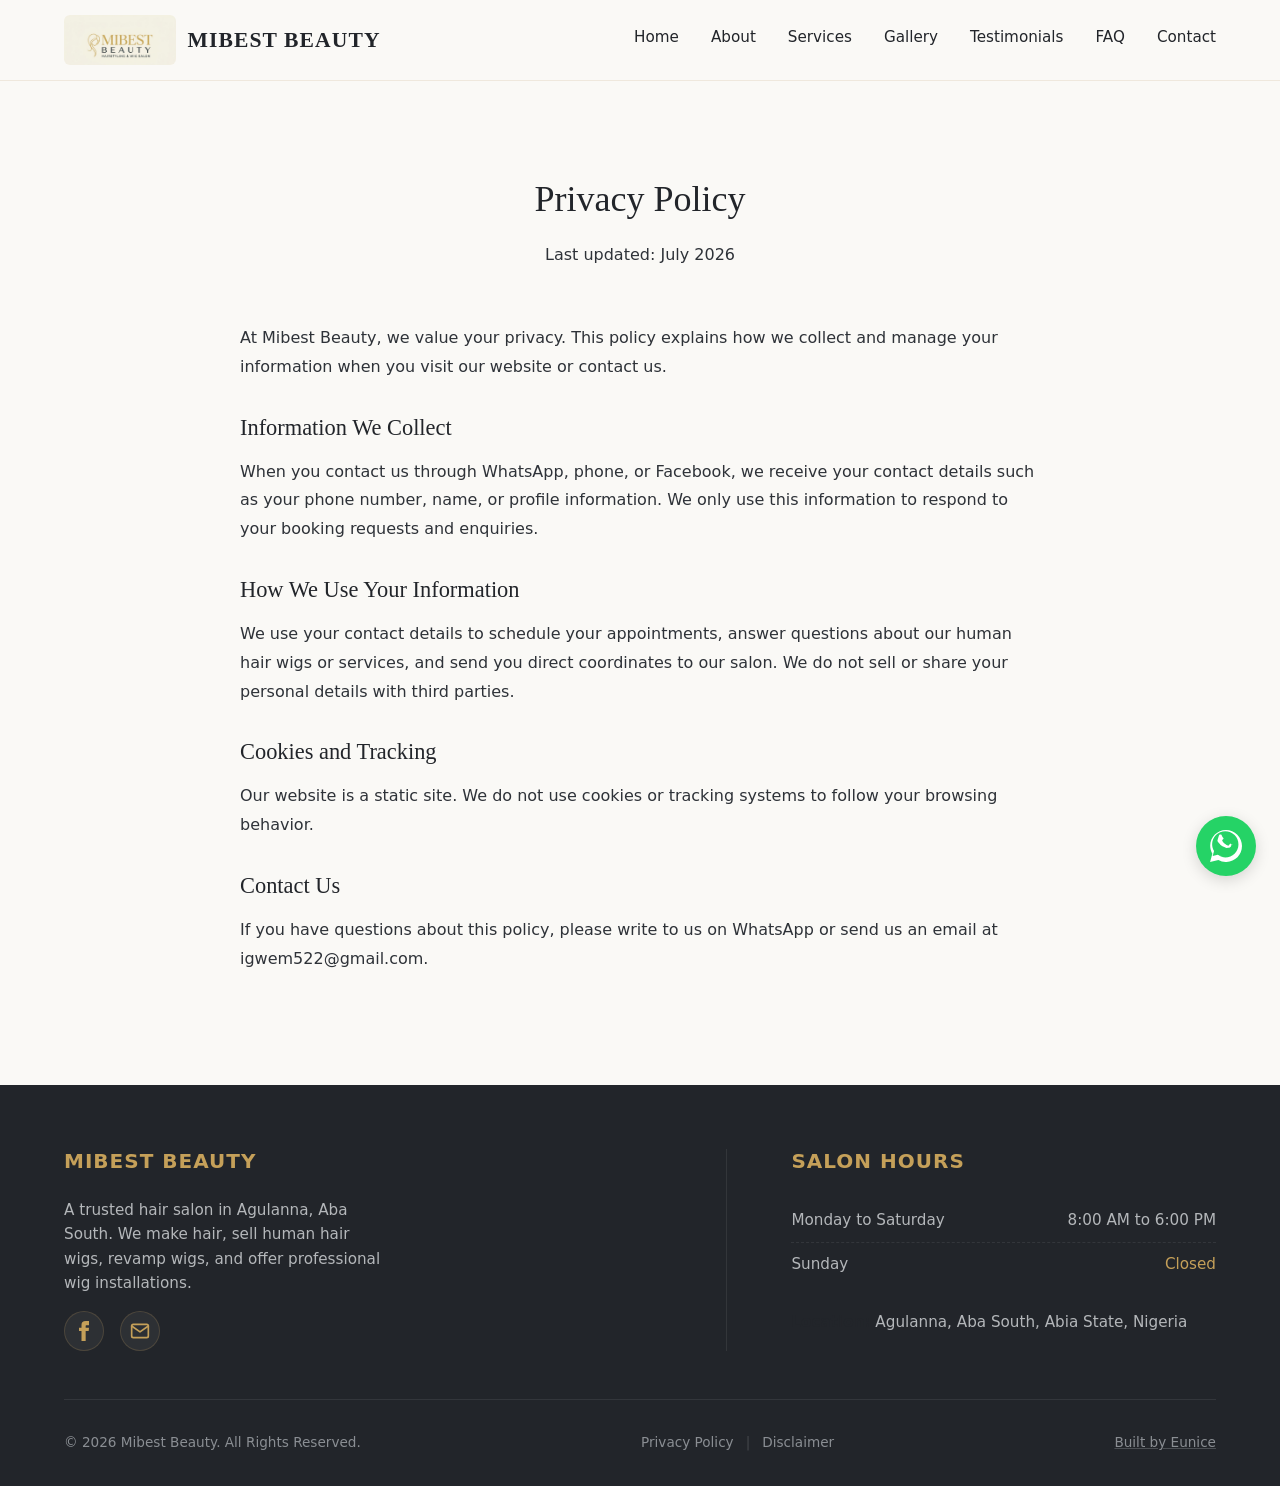
<file: privacy.html>
<!DOCTYPE html>
<html lang="en" class="no-js">
<head>
  <script>document.documentElement.className = document.documentElement.className.replace("no-js","js");</script>
  <meta charset="UTF-8">
  <meta name="viewport" content="width=device-width, initial-scale=1.0">
  <meta http-equiv="Content-Security-Policy" content="default-src 'self'; script-src 'self' 'unsafe-inline'; style-src 'self' 'unsafe-inline' https://fonts.googleapis.com; font-src 'self' https://fonts.gstatic.com; img-src 'self' data: https://mibestbeauty.com.ng; connect-src 'self'; frame-src 'self';">
  <title>Privacy Policy | Mibest Beauty</title>
  <meta name="description" content="Privacy Policy for Mibest Beauty hair salon and wig shop in Aba. Learn how we handle customer contact information.">
  <link rel="canonical" href="https://mibestbeauty.com.ng/privacy.html">
  
  <!-- Favicon -->
  <!-- Favicon Configuration -->
  <link rel="shortcut icon" href="favicon.ico" type="image/x-icon">
  <link rel="icon" type="image/png" sizes="16x16" href="assets/images/favicon-16x16.png">
  <link rel="icon" type="image/png" sizes="32x32" href="assets/images/favicon-32x32.png">
  <link rel="apple-touch-icon" sizes="180x180" href="assets/images/apple-touch-icon.png">

  <!-- Open Graph / Facebook -->
  <meta property="og:type" content="website">
  <meta property="og:url" content="https://mibestbeauty.com.ng/privacy.html">
  <meta property="og:title" content="Privacy Policy | Mibest Beauty">
  <meta property="og:description" content="Privacy Policy for Mibest Beauty hair salon and wig shop in Aba. Learn how we handle customer contact information.">
  <meta property="og:image" content="https://mibestbeauty.com.ng/assets/images/og-image.png">

  <!-- Twitter -->
  <meta property="twitter:card" content="summary_large_image">
  <meta property="twitter:url" content="https://mibestbeauty.com.ng/privacy.html">
  <meta property="twitter:title" content="Privacy Policy | Mibest Beauty">
  <meta property="twitter:description" content="Privacy Policy for Mibest Beauty hair salon and wig shop in Aba. Learn how we handle customer contact information.">
  <meta property="twitter:image" content="https://mibestbeauty.com.ng/assets/images/og-image.png">
  
  <!-- CSS Stylesheet -->
  <link rel="stylesheet" href="css/styles.css">
</head>
<body>

  <!-- Navigation Header -->
  <header class="header-nav" id="mainHeader">
    <div class="nav-container">
      <a href="index.html" class="logo-link">
        <img src="assets/images/logo.jpg" alt="Mibest Beauty logo for hair salon and wig shop in Agulanna, Aba South" class="logo-img">
        <span class="logo-text">Mibest Beauty</span>
      </a>
      
      <button class="menu-toggle" id="menuToggle" aria-label="Toggle navigation menu" aria-expanded="false">
        <span></span>
        <span></span>
        <span></span>
      </button>
      
      <nav class="nav-menu" id="navMenu">
        <a href="index.html" class="nav-item">Home</a>
        <a href="about.html" class="nav-item">About</a>
        <a href="services.html" class="nav-item">Services</a>
        <a href="gallery.html" class="nav-item">Gallery</a>
        <a href="testimonials.html" class="nav-item">Testimonials</a>
        <a href="faq.html" class="nav-item">FAQ</a>
        <a href="contact.html" class="nav-item">Contact</a>
      </nav>
    </div>
  </header>

  <main>
    <!-- Privacy Policy Section -->
    <section class="section" id="privacyPage">
      <div class="container">
        <div class="section-header text-center reveal">
          <h2>Privacy Policy</h2>
          <p>Last updated: July 2026</p>
        </div>
        
        <div class="reveal" style="max-width: 800px; margin: 0 auto; line-height: 1.8;">
          <p>At Mibest Beauty, we value your privacy. This policy explains how we collect and manage your information when you visit our website or contact us.</p>
          
          <h3 style="margin-top: 2rem; font-family: var(--font-serif);">Information We Collect</h3>
          <p>When you contact us through WhatsApp, phone, or Facebook, we receive your contact details such as your phone number, name, or profile information. We only use this information to respond to your booking requests and enquiries.</p>
          
          <h3 style="margin-top: 2rem; font-family: var(--font-serif);">How We Use Your Information</h3>
          <p>We use your contact details to schedule your appointments, answer questions about our human hair wigs or services, and send you direct coordinates to our salon. We do not sell or share your personal details with third parties.</p>
          
          <h3 style="margin-top: 2rem; font-family: var(--font-serif);">Cookies and Tracking</h3>
          <p>Our website is a static site. We do not use cookies or tracking systems to follow your browsing behavior.</p>
          
          <h3 style="margin-top: 2rem; font-family: var(--font-serif);">Contact Us</h3>
          <p>If you have questions about this policy, please write to us on WhatsApp or send us an email at igwem522@gmail.com.</p>
        </div>
      </div>
    </section>
  </main>

  <!-- Site Footer -->
  <footer class="site-footer">
    <div class="container">
      <div class="footer-grid">
        <div class="footer-col footer-about">
          <h3>Mibest Beauty</h3>
          <p>A trusted hair salon in Agulanna, Aba South. We make hair, sell human hair wigs, revamp wigs, and offer professional wig installations.</p>
          <div class="footer-socials">
            <a href="https://www.facebook.com/share/1BmTVVYEfg/" class="social-icon" target="_blank" rel="noopener noreferrer" aria-label="Follow us on Facebook">
              <svg width="20" height="20" viewBox="0 0 24 24" fill="currentColor">
                <path d="M9 8h-3v4h3v12h5v-12h3.642l.358-4h-4v-1.667c0-.955.192-1.333 1.115-1.333h2.885v-5h-3.808c-3.596 0-5.192 1.583-5.192 4.615v3.385z"/>
              </svg>
            </a>
            <a href="mailto:igwem522@gmail.com" class="social-icon" aria-label="Email Mibest Beauty">
              <svg width="20" height="20" viewBox="0 0 24 24" fill="none" stroke="currentColor" stroke-width="2" stroke-linecap="round" stroke-linejoin="round">
                <path d="M4 4h16c1.1 0 2 .9 2 2v12c0 1.1-.9 2-2 2H4c-1.1 0-2-.9-2-2V6c0-1.1.9-2 2-2z"></path>
                <polyline points="22,6 12,13 2,6"></polyline>
              </svg>
            </a>
          </div>
        </div>
        
        <div class="footer-col footer-hours">
          <h3>Salon Hours</h3>
          <ul class="footer-hours-list">
            <li class="footer-hours-item">
              <span class="hours-day">Monday to Saturday</span>
              <span class="hours-time">8:00 AM to 6:00 PM</span>
            </li>
            <li class="footer-hours-item">
              <span class="hours-day">Sunday</span>
              <span class="hours-status">Closed</span>
            </li>
          </ul>
          <p class="footer-location"><strong>Location:</strong> Agulanna, Aba South, Abia State, Nigeria</p>
        </div>
      </div>
      
      <div class="footer-bottom">
        <p class="footer-copyright">&copy; 2026 Mibest Beauty. All Rights Reserved.</p>
        <div class="footer-policy-links">
          <a href="privacy.html" class="footer-policy-link">Privacy Policy</a>
          <span class="footer-policy-separator">|</span>
          <a href="disclaimer.html" class="footer-policy-link">Disclaimer</a>
        </div>
        <div class="footer-credit">
          <a href="https://eunice-orji-portfolio.netlify.app" target="_blank" rel="noopener noreferrer" class="footer-credit-link">Built by Eunice</a>
        </div>
      </div>
    </div>
  </footer>

  <!-- Floating WhatsApp Button -->
  <a href="https://wa.me/2348168475163" class="whatsapp-float" target="_blank" rel="noopener noreferrer" aria-label="Book appointment on WhatsApp">
    <svg class="whatsapp-icon-svg" viewBox="0 0 24 24">
      <path d="M.057 24l1.687-6.163c-1.041-1.804-1.588-3.849-1.587-5.946C.06 5.348 5.397.01 12.008.01c3.202.001 6.212 1.246 8.477 3.514 2.266 2.268 3.507 5.28 3.505 8.484-.004 6.657-5.34 11.997-11.953 11.997-2.005-.001-3.973-.502-5.724-1.455L0 24zm6.59-4.846c1.6.95 3.188 1.449 4.825 1.451 5.436 0 9.86-4.37 9.864-9.799.002-2.63-1.023-5.101-2.885-6.965C16.59 1.977 14.113.953 11.487.953c-5.456 0-9.88 4.373-9.884 9.802-.001 1.814.497 3.527 1.44 5.042l-1.01 3.693 3.795-.98c1.528.84 3.09 1.282 4.819 1.282zm10.963-7.877c-.3-.15-1.774-.875-2.05-.975-.275-.1-.475-.15-.675.15-.2.3-.775.975-.95 1.175-.175.2-.35.225-.65.075-.3-.15-1.265-.467-2.41-1.485-.89-.795-1.49-1.77-1.665-2.07-.175-.3-.019-.462.13-.611.135-.135.3-.35.45-.525.15-.175.2-.3.3-.5s.05-.375-.025-.525C9.53 5.9 8.93 4.425 8.68 3.825c-.244-.589-.49-.51-.675-.52-.175-.01-.375-.01-.575-.01-.2 0-.525.075-.8 1.05-.275 1.05-1.05 3.425-1.05 3.675 0 .25.175.5.35.75.175.25 1.775 2.7 4.3 3.8 2.1 1.15 2.625.925 3.575.825.95-.1 1.775-.725 2.025-1.4.25-.675.25-1.25.175-1.4-.075-.15-.275-.25-.575-.4z"/>
    </svg>
  </a>

  <!-- Back to Top Button -->
  <button id="backToTop" class="back-to-top" aria-label="Back to Top">
    <svg viewBox="0 0 24 24" width="20" height="20" fill="none" stroke="currentColor" stroke-width="2" stroke-linecap="round" stroke-linejoin="round">
      <line x1="12" y1="19" x2="12" y2="5"></line>
      <polyline points="5 12 12 5 19 12"></polyline>
    </svg>
  </button>

  <!-- JS Scripts -->
  <script src="js/main.js"></script>
</body>
</html>
</file>
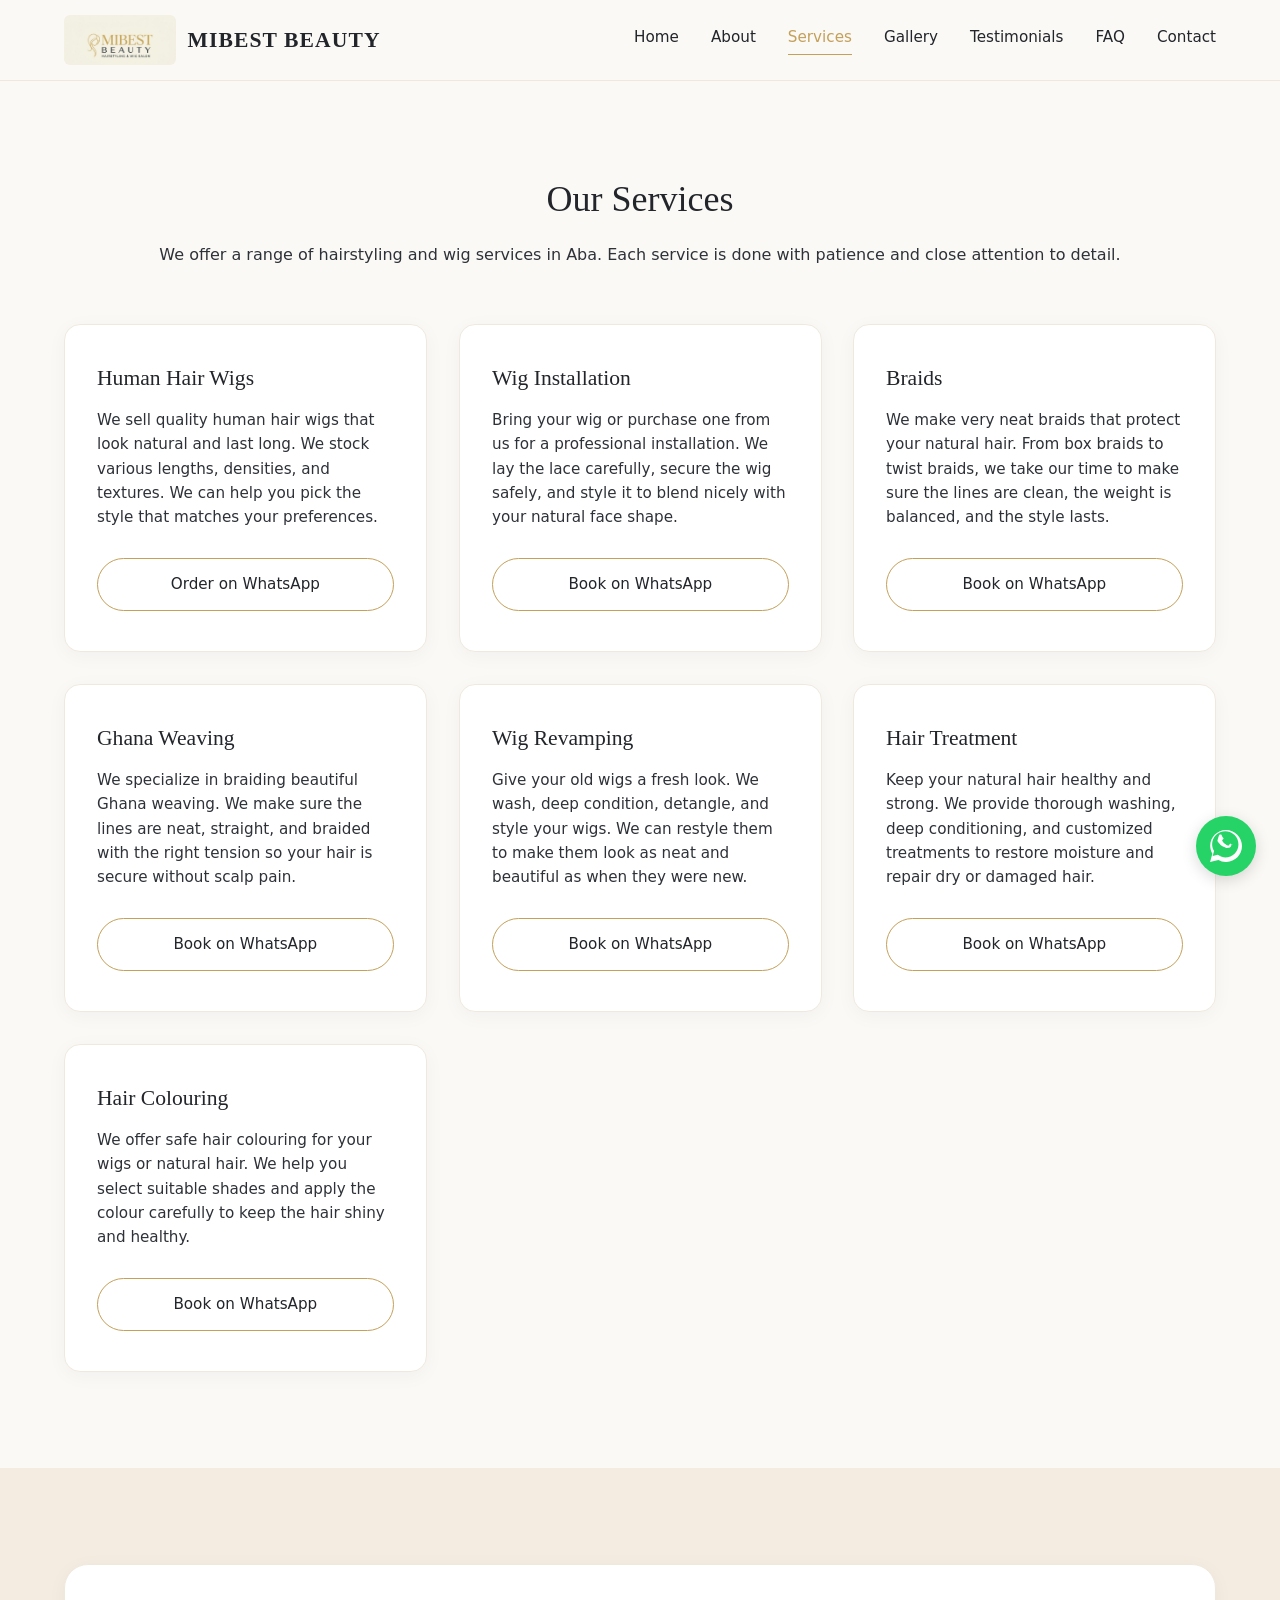
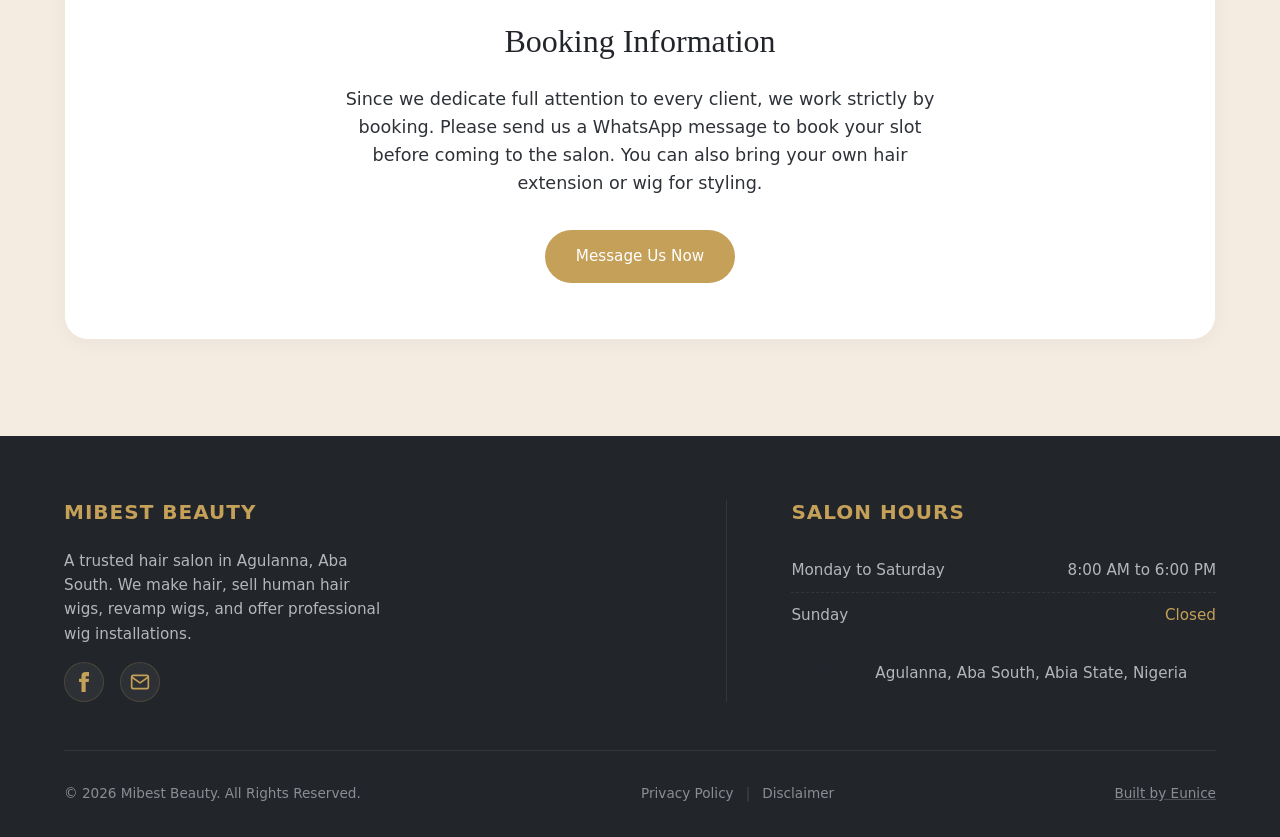
<file: services.html>
<!DOCTYPE html>
<html lang="en" class="no-js">
<head>
  <script>document.documentElement.className = document.documentElement.className.replace("no-js","js");</script>
  <meta charset="UTF-8">
  <meta name="viewport" content="width=device-width, initial-scale=1.0">
  <meta http-equiv="Content-Security-Policy" content="default-src 'self'; script-src 'self' 'unsafe-inline'; style-src 'self' 'unsafe-inline' https://fonts.googleapis.com; font-src 'self' https://fonts.gstatic.com; img-src 'self' data: https://mibestbeauty.com.ng; connect-src 'self'; frame-src 'self';">
  <title>Our Services | Wig Installation and Ghana Weaving in Aba</title>
  <meta name="description" content="Explore services at Mibest Beauty in Agulanna, Aba South. We specialize in braids, Ghana weaving, wig installation, wig revamping, hair treatment, and hair colouring.">
  <link rel="canonical" href="https://mibestbeauty.com.ng/services.html">
  
  <!-- Favicon -->
  <!-- Favicon Configuration -->
  <link rel="shortcut icon" href="favicon.ico" type="image/x-icon">
  <link rel="icon" type="image/png" sizes="16x16" href="assets/images/favicon-16x16.png">
  <link rel="icon" type="image/png" sizes="32x32" href="assets/images/favicon-32x32.png">
  <link rel="apple-touch-icon" sizes="180x180" href="assets/images/apple-touch-icon.png">

  <!-- Open Graph / Facebook -->
  <meta property="og:type" content="website">
  <meta property="og:url" content="https://mibestbeauty.com.ng/services.html">
  <meta property="og:title" content="Our Services | Wig Installation and Ghana Weaving in Aba">
  <meta property="og:description" content="Explore services at Mibest Beauty in Agulanna, Aba South. We specialize in braids, Ghana weaving, wig installation, wig revamping, hair treatment, and hair colouring.">
  <meta property="og:image" content="https://mibestbeauty.com.ng/assets/images/og-image.png">

  <!-- Twitter -->
  <meta property="twitter:card" content="summary_large_image">
  <meta property="twitter:url" content="https://mibestbeauty.com.ng/services.html">
  <meta property="twitter:title" content="Our Services | Wig Installation and Ghana Weaving in Aba">
  <meta property="twitter:description" content="Explore services at Mibest Beauty in Agulanna, Aba South. We specialize in braids, Ghana weaving, wig installation, wig revamping, hair treatment, and hair colouring.">
  <meta property="twitter:image" content="https://mibestbeauty.com.ng/assets/images/og-image.png">
  
  <!-- CSS Stylesheet -->
  <link rel="stylesheet" href="css/styles.css">
</head>
<body>

  <!-- Navigation Header -->
  <header class="header-nav" id="mainHeader">
    <div class="nav-container">
      <a href="index.html" class="logo-link">
        <img src="assets/images/logo.jpg" alt="Mibest Beauty logo for hair salon and wig shop in Agulanna, Aba South" class="logo-img">
        <span class="logo-text">Mibest Beauty</span>
      </a>
      
      <button class="menu-toggle" id="menuToggle" aria-label="Toggle navigation menu" aria-expanded="false">
        <span></span>
        <span></span>
        <span></span>
      </button>
      
      <nav class="nav-menu" id="navMenu">
        <a href="index.html" class="nav-item">Home</a>
        <a href="about.html" class="nav-item">About</a>
        <a href="services.html" class="nav-item active">Services</a>
        <a href="gallery.html" class="nav-item">Gallery</a>
        <a href="testimonials.html" class="nav-item">Testimonials</a>
        <a href="faq.html" class="nav-item">FAQ</a>
        <a href="contact.html" class="nav-item">Contact</a>
      </nav>
    </div>
  </header>

  <main>
    <!-- Services Main Section -->
    <section class="section" id="servicesPageList">
      <div class="container">
        <div class="section-header text-center reveal">
          <h2>Our Services</h2>
          <p>We offer a range of hairstyling and wig services in Aba. Each service is done with patience and close attention to detail.</p>
        </div>
        
        <div class="services-grid">
          <!-- Service 1: Human Hair Wigs -->
          <div class="service-card reveal-card">
            <div>
              <h3 class="service-title">Human Hair Wigs</h3>
              <p class="service-desc">We sell quality human hair wigs that look natural and last long. We stock various lengths, densities, and textures. We can help you pick the style that matches your preferences.</p>
            </div>
            <a href="https://wa.me/2348168475163?text=Hello%20Mibest%20Beauty,%20I%20am%20interested%20in%20buying%20a%20Human%20Hair%20Wig" class="btn btn-secondary" target="_blank" rel="noopener noreferrer">Order on WhatsApp</a>
          </div>

          <!-- Service 2: Wig Installation -->
          <div class="service-card reveal-card">
            <div>
              <h3 class="service-title">Wig Installation</h3>
              <p class="service-desc">Bring your wig or purchase one from us for a professional installation. We lay the lace carefully, secure the wig safely, and style it to blend nicely with your natural face shape.</p>
            </div>
            <a href="https://wa.me/2348168475163?text=Hello%20Mibest%20Beauty,%20I%20would%20like%20to%20book%20a%20Wig%20Installation%20appointment" class="btn btn-secondary" target="_blank" rel="noopener noreferrer">Book on WhatsApp</a>
          </div>

          <!-- Service 3: Braids -->
          <div class="service-card reveal-card">
            <div>
              <h3 class="service-title">Braids</h3>
              <p class="service-desc">We make very neat braids that protect your natural hair. From box braids to twist braids, we take our time to make sure the lines are clean, the weight is balanced, and the style lasts.</p>
            </div>
            <a href="https://wa.me/2348168475163?text=Hello%20Mibest%20Beauty,%20I%20would%20like%20to%20book%20a%20Braids%20appointment" class="btn btn-secondary" target="_blank" rel="noopener noreferrer">Book on WhatsApp</a>
          </div>

          <!-- Service 4: Ghana Weaving -->
          <div class="service-card reveal-card">
            <div>
              <h3 class="service-title">Ghana Weaving</h3>
              <p class="service-desc">We specialize in braiding beautiful Ghana weaving. We make sure the lines are neat, straight, and braided with the right tension so your hair is secure without scalp pain.</p>
            </div>
            <a href="https://wa.me/2348168475163?text=Hello%20Mibest%20Beauty,%20I%20would%20like%20to%20book%20a%20Ghana%20Weaving%20appointment" class="btn btn-secondary" target="_blank" rel="noopener noreferrer">Book on WhatsApp</a>
          </div>

          <!-- Service 5: Wig Revamping -->
          <div class="service-card reveal-card">
            <div>
              <h3 class="service-title">Wig Revamping</h3>
              <p class="service-desc">Give your old wigs a fresh look. We wash, deep condition, detangle, and style your wigs. We can restyle them to make them look as neat and beautiful as when they were new.</p>
            </div>
            <a href="https://wa.me/2348168475163?text=Hello%20Mibest%20Beauty,%20I%20would%20like%20to%20book%20a%20Wig%20Revamping%20service" class="btn btn-secondary" target="_blank" rel="noopener noreferrer">Book on WhatsApp</a>
          </div>

          <!-- Service 6: Hair Treatment -->
          <div class="service-card reveal-card">
            <div>
              <h3 class="service-title">Hair Treatment</h3>
              <p class="service-desc">Keep your natural hair healthy and strong. We provide thorough washing, deep conditioning, and customized treatments to restore moisture and repair dry or damaged hair.</p>
            </div>
            <a href="https://wa.me/2348168475163?text=Hello%20Mibest%20Beauty,%20I%20would%20like%20to%20book%20a%20Hair%20Treatment%20appointment" class="btn btn-secondary" target="_blank" rel="noopener noreferrer">Book on WhatsApp</a>
          </div>

          <!-- Service 7: Hair Colouring -->
          <div class="service-card reveal-card">
            <div>
              <h3 class="service-title">Hair Colouring</h3>
              <p class="service-desc">We offer safe hair colouring for your wigs or natural hair. We help you select suitable shades and apply the colour carefully to keep the hair shiny and healthy.</p>
            </div>
            <a href="https://wa.me/2348168475163?text=Hello%20Mibest%20Beauty,%20I%20would%20like%20to%20book%20a%20Hair%20Colouring%20appointment" class="btn btn-secondary" target="_blank" rel="noopener noreferrer">Book on WhatsApp</a>
          </div>
        </div>
      </div>
    </section>

    <!-- Custom Booking Policy Banner -->
    <section class="section section-bg-alt" id="bookingPolicy">
      <div class="container">
        <div class="promo-block reveal" style="background-color: var(--white); margin-bottom: 0;">
          <h2 class="promo-title">Booking Information</h2>
          <p class="promo-text">Since we dedicate full attention to every client, we work strictly by booking. Please send us a WhatsApp message to book your slot before coming to the salon. You can also bring your own hair extension or wig for styling.</p>
          <a href="https://wa.me/2348168475163" class="btn btn-primary" target="_blank" rel="noopener noreferrer">Message Us Now</a>
        </div>
      </div>
    </section>
  </main>

  <!-- Site Footer -->
  <footer class="site-footer">
    <div class="container">
      <div class="footer-grid">
        <div class="footer-col footer-about">
          <h3>Mibest Beauty</h3>
          <p>A trusted hair salon in Agulanna, Aba South. We make hair, sell human hair wigs, revamp wigs, and offer professional wig installations.</p>
          <div class="footer-socials">
            <a href="https://www.facebook.com/share/1BmTVVYEfg/" class="social-icon" target="_blank" rel="noopener noreferrer" aria-label="Follow us on Facebook">
              <svg width="20" height="20" viewBox="0 0 24 24" fill="currentColor">
                <path d="M9 8h-3v4h3v12h5v-12h3.642l.358-4h-4v-1.667c0-.955.192-1.333 1.115-1.333h2.885v-5h-3.808c-3.596 0-5.192 1.583-5.192 4.615v3.385z"/>
              </svg>
            </a>
            <a href="mailto:igwem522@gmail.com" class="social-icon" aria-label="Email Mibest Beauty">
              <svg width="20" height="20" viewBox="0 0 24 24" fill="none" stroke="currentColor" stroke-width="2" stroke-linecap="round" stroke-linejoin="round">
                <path d="M4 4h16c1.1 0 2 .9 2 2v12c0 1.1-.9 2-2 2H4c-1.1 0-2-.9-2-2V6c0-1.1.9-2 2-2z"></path>
                <polyline points="22,6 12,13 2,6"></polyline>
              </svg>
            </a>
          </div>
        </div>
        
        <div class="footer-col footer-hours">
          <h3>Salon Hours</h3>
          <ul class="footer-hours-list">
            <li class="footer-hours-item">
              <span class="hours-day">Monday to Saturday</span>
              <span class="hours-time">8:00 AM to 6:00 PM</span>
            </li>
            <li class="footer-hours-item">
              <span class="hours-day">Sunday</span>
              <span class="hours-status">Closed</span>
            </li>
          </ul>
          <p class="footer-location"><strong>Location:</strong> Agulanna, Aba South, Abia State, Nigeria</p>
        </div>
      </div>
      
      <div class="footer-bottom">
        <p class="footer-copyright">&copy; 2026 Mibest Beauty. All Rights Reserved.</p>
        <div class="footer-policy-links">
          <a href="privacy.html" class="footer-policy-link">Privacy Policy</a>
          <span class="footer-policy-separator">|</span>
          <a href="disclaimer.html" class="footer-policy-link">Disclaimer</a>
        </div>
        <div class="footer-credit">
          <a href="https://eunice-orji-portfolio.netlify.app" target="_blank" rel="noopener noreferrer" class="footer-credit-link">Built by Eunice</a>
        </div>
      </div>
    </div>
  </footer>

  <!-- Floating WhatsApp Button -->
  <a href="https://wa.me/2348168475163" class="whatsapp-float" target="_blank" rel="noopener noreferrer" aria-label="Book appointment on WhatsApp">
    <svg class="whatsapp-icon-svg" viewBox="0 0 24 24">
      <path d="M.057 24l1.687-6.163c-1.041-1.804-1.588-3.849-1.587-5.946C.06 5.348 5.397.01 12.008.01c3.202.001 6.212 1.246 8.477 3.514 2.266 2.268 3.507 5.28 3.505 8.484-.004 6.657-5.34 11.997-11.953 11.997-2.005-.001-3.973-.502-5.724-1.455L0 24zm6.59-4.846c1.6.95 3.188 1.449 4.825 1.451 5.436 0 9.86-4.37 9.864-9.799.002-2.63-1.023-5.101-2.885-6.965C16.59 1.977 14.113.953 11.487.953c-5.456 0-9.88 4.373-9.884 9.802-.001 1.814.497 3.527 1.44 5.042l-1.01 3.693 3.795-.98c1.528.84 3.09 1.282 4.819 1.282zm10.963-7.877c-.3-.15-1.774-.875-2.05-.975-.275-.1-.475-.15-.675.15-.2.3-.775.975-.95 1.175-.175.2-.35.225-.65.075-.3-.15-1.265-.467-2.41-1.485-.89-.795-1.49-1.77-1.665-2.07-.175-.3-.019-.462.13-.611.135-.135.3-.35.45-.525.15-.175.2-.3.3-.5s.05-.375-.025-.525C9.53 5.9 8.93 4.425 8.68 3.825c-.244-.589-.49-.51-.675-.52-.175-.01-.375-.01-.575-.01-.2 0-.525.075-.8 1.05-.275 1.05-1.05 3.425-1.05 3.675 0 .25.175.5.35.75.175.25 1.775 2.7 4.3 3.8 2.1 1.15 2.625.925 3.575.825.95-.1 1.775-.725 2.025-1.4.25-.675.25-1.25.175-1.4-.075-.15-.275-.25-.575-.4z"/>
    </svg>
  </a>

  <!-- Back to Top Button -->
  <button id="backToTop" class="back-to-top" aria-label="Back to Top">
    <svg viewBox="0 0 24 24" width="20" height="20" fill="none" stroke="currentColor" stroke-width="2" stroke-linecap="round" stroke-linejoin="round">
      <line x1="12" y1="19" x2="12" y2="5"></line>
      <polyline points="5 12 12 5 19 12"></polyline>
    </svg>
  </button>

  <!-- JS Scripts -->
  <script src="js/main.js"></script>
</body>
</html>
</file>
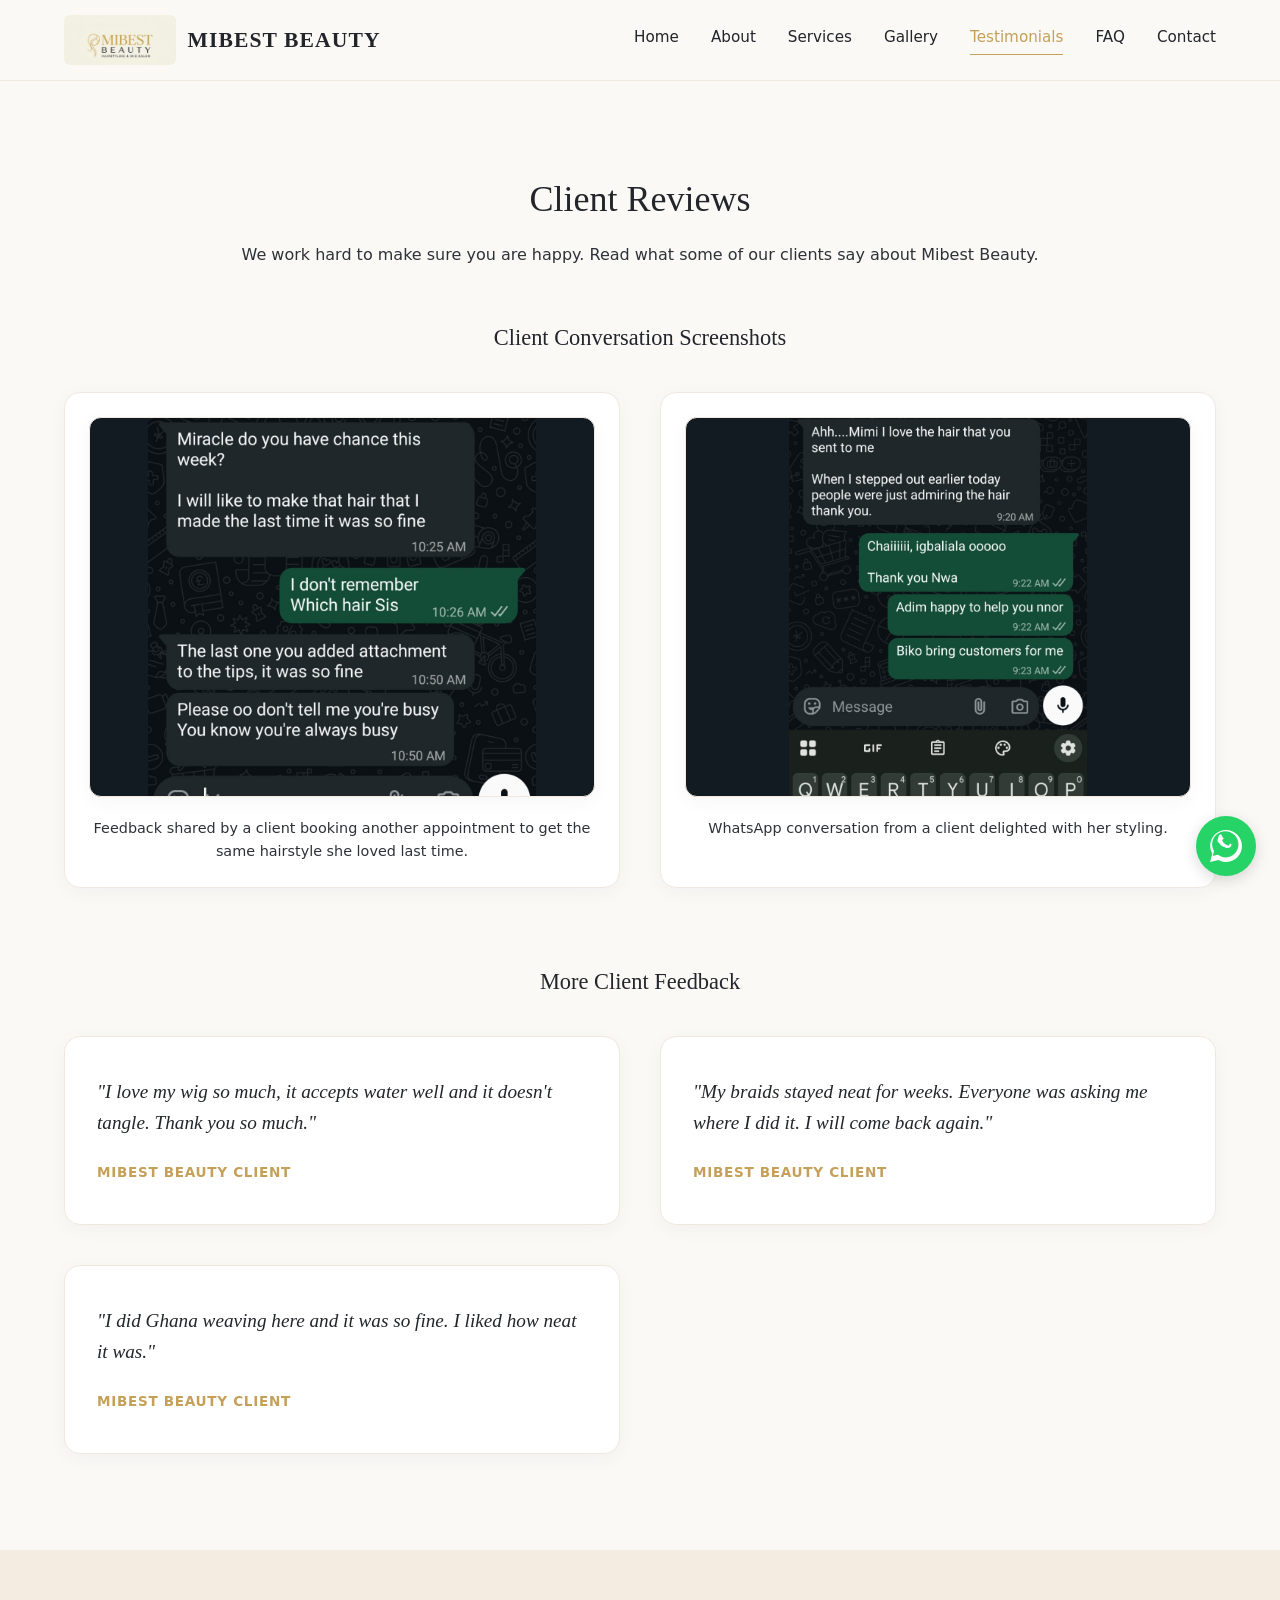
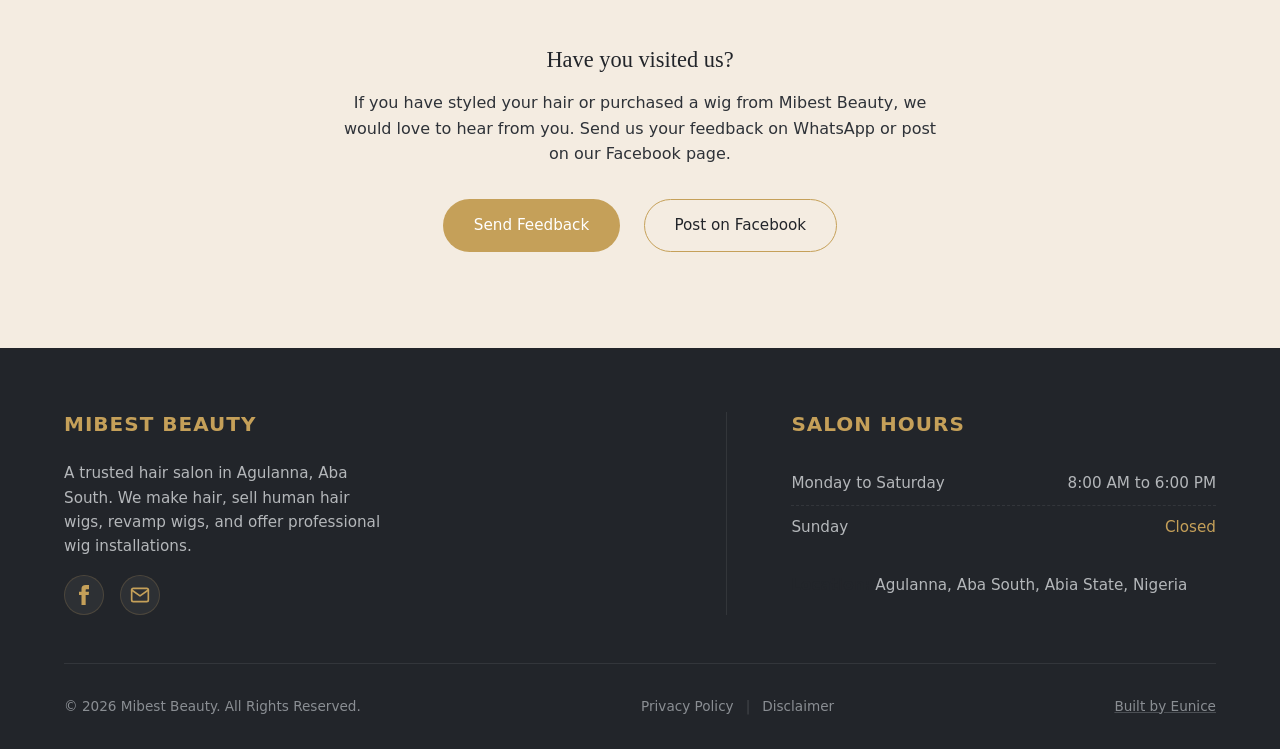
<file: testimonials.html>
<!DOCTYPE html>
<html lang="en" class="no-js">
<head>
  <script>document.documentElement.className = document.documentElement.className.replace("no-js","js");</script>
  <meta charset="UTF-8">
  <meta name="viewport" content="width=device-width, initial-scale=1.0">
  <meta http-equiv="Content-Security-Policy" content="default-src 'self'; script-src 'self' 'unsafe-inline'; style-src 'self' 'unsafe-inline' https://fonts.googleapis.com; font-src 'self' https://fonts.gstatic.com; img-src 'self' data: https://mibestbeauty.com.ng; connect-src 'self'; frame-src 'self';">
  <title>Client Reviews | Hair Salon Agulanna, Aba South</title>
  <meta name="description" content="Read reviews from clients of Mibest Beauty in Agulanna, Aba South. See what our customers say about our quality wigs, braids, and installations.">
  <link rel="canonical" href="https://mibestbeauty.com.ng/testimonials.html">
  
  <!-- Favicon -->
  <!-- Favicon Configuration -->
  <link rel="shortcut icon" href="favicon.ico" type="image/x-icon">
  <link rel="icon" type="image/png" sizes="16x16" href="assets/images/favicon-16x16.png">
  <link rel="icon" type="image/png" sizes="32x32" href="assets/images/favicon-32x32.png">
  <link rel="apple-touch-icon" sizes="180x180" href="assets/images/apple-touch-icon.png">

  <!-- Open Graph / Facebook -->
  <meta property="og:type" content="website">
  <meta property="og:url" content="https://mibestbeauty.com.ng/testimonials.html">
  <meta property="og:title" content="Client Reviews | Hair Salon Agulanna, Aba South">
  <meta property="og:description" content="Read reviews from clients of Mibest Beauty in Agulanna, Aba South. See what our customers say about our quality wigs, braids, and installations.">
  <meta property="og:image" content="https://mibestbeauty.com.ng/assets/images/og-image.png">

  <!-- Twitter -->
  <meta property="twitter:card" content="summary_large_image">
  <meta property="twitter:url" content="https://mibestbeauty.com.ng/testimonials.html">
  <meta property="twitter:title" content="Client Reviews | Hair Salon Agulanna, Aba South">
  <meta property="twitter:description" content="Read reviews from clients of Mibest Beauty in Agulanna, Aba South. See what our customers say about our quality wigs, braids, and installations.">
  <meta property="twitter:image" content="https://mibestbeauty.com.ng/assets/images/og-image.png">
  
  <!-- CSS Stylesheet -->
  <link rel="stylesheet" href="css/styles.css">
</head>
<body>

  <!-- Navigation Header -->
  <header class="header-nav" id="mainHeader">
    <div class="nav-container">
      <a href="index.html" class="logo-link">
        <img src="assets/images/logo.jpg" alt="Mibest Beauty logo for hair salon and wig shop in Agulanna, Aba South" class="logo-img">
        <span class="logo-text">Mibest Beauty</span>
      </a>
      
      <button class="menu-toggle" id="menuToggle" aria-label="Toggle navigation menu" aria-expanded="false">
        <span></span>
        <span></span>
        <span></span>
      </button>
      
      <nav class="nav-menu" id="navMenu">
        <a href="index.html" class="nav-item">Home</a>
        <a href="about.html" class="nav-item">About</a>
        <a href="services.html" class="nav-item">Services</a>
        <a href="gallery.html" class="nav-item">Gallery</a>
        <a href="testimonials.html" class="nav-item active">Testimonials</a>
        <a href="faq.html" class="nav-item">FAQ</a>
        <a href="contact.html" class="nav-item">Contact</a>
      </nav>
    </div>
  </header>

  <main>
    <!-- Testimonials Section -->
    <section class="section" id="testimonialsPage">
      <div class="container">
        <div class="section-header text-center reveal">
          <h2>Client Reviews</h2>
          <p>We work hard to make sure you are happy. Read what some of our clients say about Mibest Beauty.</p>
        </div>
        
        <!-- Screenshot Testimonials Section -->
        <h3 class="text-center reveal" style="margin-bottom: 2.5rem; font-family: var(--font-serif);">Client Conversation Screenshots</h3>
        <div class="testimonials-grid" style="margin-bottom: 5rem;">
          <!-- Screenshot 1 -->
          <div class="testimonial-screenshot-card reveal-card">
            <div class="testimonial-screenshot-container">
              <img src="assets/images/testimonials/review-screenshot-1.jpg" alt="WhatsApp conversation review from a happy client of Mibest Beauty" class="testimonial-screenshot-img">
            </div>
            <p style="margin: 0; font-size: 0.9rem; color: var(--color-charcoal-light);">Feedback shared by a client booking another appointment to get the same hairstyle she loved last time.</p>
          </div>

          <!-- Screenshot 2 -->
          <div class="testimonial-screenshot-card reveal-card">
            <div class="testimonial-screenshot-container">
              <img src="assets/images/testimonials/review-screenshot-2.jpg" alt="WhatsApp conversation review from a client delighted with her braids styling at Mibest Beauty" class="testimonial-screenshot-img">
            </div>
            <p style="margin: 0; font-size: 0.9rem; color: var(--color-charcoal-light);">WhatsApp conversation from a client delighted with her styling.</p>
          </div>
        </div>

        <!-- Text Testimonials Section -->
        <h3 class="text-center reveal" style="margin-bottom: 2.5rem; font-family: var(--font-serif);">More Client Feedback</h3>
        <div class="testimonials-grid">
          <!-- Text Testimonial 1 -->
          <div class="testimonial-text-card reveal-card">
            <p class="testimonial-quote">"I love my wig so much, it accepts water well and it doesn't tangle. Thank you so much."</p>
            <span class="testimonial-client">Mibest Beauty Client</span>
          </div>

          <!-- Text Testimonial 2 -->
          <div class="testimonial-text-card reveal-card">
            <p class="testimonial-quote">"My braids stayed neat for weeks. Everyone was asking me where I did it. I will come back again."</p>
            <span class="testimonial-client">Mibest Beauty Client</span>
          </div>

          <!-- Text Testimonial 3 -->
          <div class="testimonial-text-card reveal-card">
            <p class="testimonial-quote">"I did Ghana weaving here and it was so fine. I liked how neat it was."</p>
            <span class="testimonial-client">Mibest Beauty Client</span>
          </div>
        </div>
      </div>
    </section>

    <!-- Review Submission Callout -->
    <section class="section section-bg-alt" id="submitReview">
      <div class="container text-center reveal">
        <h3>Have you visited us?</h3>
        <p style="max-width: 600px; margin: 0 auto 2rem;">If you have styled your hair or purchased a wig from Mibest Beauty, we would love to hear from you. Send us your feedback on WhatsApp or post on our Facebook page.</p>
        <div style="display: flex; gap: 1.5rem; justify-content: center;">
          <a href="https://wa.me/2348168475163?text=Hello%20Mibest%20Beauty,%20I%20wanted%20to%20send%20some%20feedback%20about%20my%20recent%20hair%20appointment" class="btn btn-primary" target="_blank" rel="noopener noreferrer">Send Feedback</a>
          <a href="https://www.facebook.com/share/1BmTVVYEfg/" class="btn btn-secondary" target="_blank" rel="noopener noreferrer">Post on Facebook</a>
        </div>
      </div>
    </section>
  </main>

  <!-- Site Footer -->
  <footer class="site-footer">
    <div class="container">
      <div class="footer-grid">
        <div class="footer-col footer-about">
          <h3>Mibest Beauty</h3>
          <p>A trusted hair salon in Agulanna, Aba South. We make hair, sell human hair wigs, revamp wigs, and offer professional wig installations.</p>
          <div class="footer-socials">
            <a href="https://www.facebook.com/share/1BmTVVYEfg/" class="social-icon" target="_blank" rel="noopener noreferrer" aria-label="Follow us on Facebook">
              <svg width="20" height="20" viewBox="0 0 24 24" fill="currentColor">
                <path d="M9 8h-3v4h3v12h5v-12h3.642l.358-4h-4v-1.667c0-.955.192-1.333 1.115-1.333h2.885v-5h-3.808c-3.596 0-5.192 1.583-5.192 4.615v3.385z"/>
              </svg>
            </a>
            <a href="mailto:igwem522@gmail.com" class="social-icon" aria-label="Email Mibest Beauty">
              <svg width="20" height="20" viewBox="0 0 24 24" fill="none" stroke="currentColor" stroke-width="2" stroke-linecap="round" stroke-linejoin="round">
                <path d="M4 4h16c1.1 0 2 .9 2 2v12c0 1.1-.9 2-2 2H4c-1.1 0-2-.9-2-2V6c0-1.1.9-2 2-2z"></path>
                <polyline points="22,6 12,13 2,6"></polyline>
              </svg>
            </a>
          </div>
        </div>
        
        <div class="footer-col footer-hours">
          <h3>Salon Hours</h3>
          <ul class="footer-hours-list">
            <li class="footer-hours-item">
              <span class="hours-day">Monday to Saturday</span>
              <span class="hours-time">8:00 AM to 6:00 PM</span>
            </li>
            <li class="footer-hours-item">
              <span class="hours-day">Sunday</span>
              <span class="hours-status">Closed</span>
            </li>
          </ul>
          <p class="footer-location"><strong>Location:</strong> Agulanna, Aba South, Abia State, Nigeria</p>
        </div>
      </div>
      
      <div class="footer-bottom">
        <p class="footer-copyright">&copy; 2026 Mibest Beauty. All Rights Reserved.</p>
        <div class="footer-policy-links">
          <a href="privacy.html" class="footer-policy-link">Privacy Policy</a>
          <span class="footer-policy-separator">|</span>
          <a href="disclaimer.html" class="footer-policy-link">Disclaimer</a>
        </div>
        <div class="footer-credit">
          <a href="https://eunice-orji-portfolio.netlify.app" target="_blank" rel="noopener noreferrer" class="footer-credit-link">Built by Eunice</a>
        </div>
      </div>
    </div>
  </footer>

  <!-- Floating WhatsApp Button -->
  <a href="https://wa.me/2348168475163" class="whatsapp-float" target="_blank" rel="noopener noreferrer" aria-label="Book appointment on WhatsApp">
    <svg class="whatsapp-icon-svg" viewBox="0 0 24 24">
      <path d="M.057 24l1.687-6.163c-1.041-1.804-1.588-3.849-1.587-5.946C.06 5.348 5.397.01 12.008.01c3.202.001 6.212 1.246 8.477 3.514 2.266 2.268 3.507 5.28 3.505 8.484-.004 6.657-5.34 11.997-11.953 11.997-2.005-.001-3.973-.502-5.724-1.455L0 24zm6.59-4.846c1.6.95 3.188 1.449 4.825 1.451 5.436 0 9.86-4.37 9.864-9.799.002-2.63-1.023-5.101-2.885-6.965C16.59 1.977 14.113.953 11.487.953c-5.456 0-9.88 4.373-9.884 9.802-.001 1.814.497 3.527 1.44 5.042l-1.01 3.693 3.795-.98c1.528.84 3.09 1.282 4.819 1.282zm10.963-7.877c-.3-.15-1.774-.875-2.05-.975-.275-.1-.475-.15-.675.15-.2.3-.775.975-.95 1.175-.175.2-.35.225-.65.075-.3-.15-1.265-.467-2.41-1.485-.89-.795-1.49-1.77-1.665-2.07-.175-.3-.019-.462.13-.611.135-.135.3-.35.45-.525.15-.175.2-.3.3-.5s.05-.375-.025-.525C9.53 5.9 8.93 4.425 8.68 3.825c-.244-.589-.49-.51-.675-.52-.175-.01-.375-.01-.575-.01-.2 0-.525.075-.8 1.05-.275 1.05-1.05 3.425-1.05 3.675 0 .25.175.5.35.75.175.25 1.775 2.7 4.3 3.8 2.1 1.15 2.625.925 3.575.825.95-.1 1.775-.725 2.025-1.4.25-.675.25-1.25.175-1.4-.075-.15-.275-.25-.575-.4z"/>
    </svg>
  </a>

  <!-- Back to Top Button -->
  <button id="backToTop" class="back-to-top" aria-label="Back to Top">
    <svg viewBox="0 0 24 24" width="20" height="20" fill="none" stroke="currentColor" stroke-width="2" stroke-linecap="round" stroke-linejoin="round">
      <line x1="12" y1="19" x2="12" y2="5"></line>
      <polyline points="5 12 12 5 19 12"></polyline>
    </svg>
  </button>

  <!-- JS Scripts -->
  <script src="js/main.js"></script>
</body>
</html>
</file>
<file: css/styles.css>
/* 
   Mibest Beauty Salon & Wig Website
   Custom CSS Styling - Mobile First
*/

/* Google Fonts Import */
@import url('https://fonts.googleapis.com/css2?family=Inter:wght@300;400;500;600;700&family=Playfair+Display:ital,wght@0,400;0,500;0,600;0,700;1,400&display=swap');

/* CSS Variables */
:root {
  --bg-warm-white: #FAF9F6;
  --color-charcoal: #22252A;
  --color-charcoal-light: #2E3238;
  --color-beige: #F4ECE1;
  --color-beige-dark: #E6D8C4;
  --color-gold: #C5A059;
  --color-gold-hover: #B28F4B;
  --color-gold-light: #F4EFE6;
  --border-color: #EFE8DD;
  --white: #FFFFFF;
  
  --font-serif: 'Playfair Display', Georgia, serif;
  --font-sans: 'Inter', system-ui, -apple-system, sans-serif;
  
  --transition-smooth: all 0.3s cubic-bezier(0.25, 0.8, 0.25, 1);
  --shadow-subtle: 0 4px 20px rgba(34, 37, 42, 0.04);
  --shadow-medium: 0 8px 30px rgba(34, 37, 42, 0.08);
}

/* Reset Styles */
*, *::before, *::after {
  box-sizing: border-box;
  margin: 0;
  padding: 0;
}

html {
  scroll-behavior: smooth;
  font-size: 16px;
  -webkit-text-size-adjust: 100%;
}

body {
  font-family: var(--font-sans);
  background-color: var(--bg-warm-white);
  color: var(--color-charcoal);
  line-height: 1.6;
  overflow-x: hidden;
  font-weight: 400;
}

/* Typography */
h1, h2, h3, h4 {
  font-family: var(--font-serif);
  font-weight: 500;
  line-height: 1.25;
  margin-bottom: 1rem;
}

h1 {
  font-size: 2.25rem;
  letter-spacing: -0.02em;
}

h2 {
  font-size: 1.85rem;
  position: relative;
  padding-bottom: 0.5rem;
}

h3 {
  font-size: 1.4rem;
}

p {
  margin-bottom: 1rem;
  color: var(--color-charcoal-light);
  font-weight: 300;
}

strong {
  font-weight: 600;
  color: var(--color-charcoal);
}

a {
  color: inherit;
  text-decoration: none;
  transition: var(--transition-smooth);
}

/* Utility Layouts */
.container {
  width: 100%;
  max-width: 1200px;
  margin: 0 auto;
  padding: 0 1.5rem;
}

.section {
  padding: 5.25rem 0;
}

.section-bg-alt {
  background-color: var(--color-beige);
}

.text-center {
  text-align: center;
}

.btn {
  display: inline-flex;
  align-items: center;
  justify-content: center;
  padding: 0.85rem 1.85rem;
  font-size: 0.95rem;
  font-weight: 500;
  border-radius: 50px;
  border: 1px solid transparent;
  cursor: pointer;
  transition: var(--transition-smooth);
}

.btn-primary {
  background-color: var(--color-gold);
  color: var(--white);
}

.btn-primary:hover {
  background-color: var(--color-gold-hover);
  transform: translateY(-2px) scale(1.03);
  box-shadow: 0 6px 20px rgba(197, 160, 89, 0.35);
}

.btn-secondary {
  background-color: transparent;
  color: var(--color-charcoal);
  border-color: var(--color-gold);
}

.btn-secondary:hover {
  background-color: var(--color-gold-light);
  transform: translateY(-2px) scale(1.03);
  border-color: var(--color-gold-hover);
  box-shadow: 0 6px 20px rgba(197, 160, 89, 0.1);
}

/* Navigation Header */
.header-nav {
  position: sticky;
  top: 0;
  background-color: rgba(250, 249, 246, 0.95);
  backdrop-filter: blur(10px);
  z-index: 1000;
  border-bottom: 1px solid var(--border-color);
  transition: var(--transition-smooth);
}

.nav-container {
  display: flex;
  justify-content: space-between;
  align-items: center;
  height: 80px;
  padding: 0 1.5rem;
  max-width: 1200px;
  margin: 0 auto;
}

.logo-link {
  display: flex;
  align-items: center;
  gap: 0.75rem;
}

.logo-img {
  height: 50px;
  width: auto;
  object-fit: contain;
  border-radius: 6px;
}

.logo-text {
  font-family: var(--font-serif);
  font-size: 1.35rem;
  font-weight: 600;
  color: var(--color-charcoal);
  letter-spacing: 0.05em;
  text-transform: uppercase;
}

.nav-menu {
  display: none; /* Hidden on mobile by default */
}

/* Mobile Nav Toggle */
.menu-toggle {
  display: flex;
  flex-direction: column;
  justify-content: space-between;
  width: 26px;
  height: 18px;
  background: transparent;
  border: none;
  cursor: pointer;
  z-index: 1010;
}

.menu-toggle span {
  display: block;
  width: 100%;
  height: 2px;
  background-color: var(--color-charcoal);
  border-radius: 2px;
  transition: var(--transition-smooth);
}

/* Mobile Menu Active State */
.nav-menu.active {
  display: flex;
  flex-direction: column;
  position: fixed;
  top: 80px;
  left: 0;
  right: 0;
  background-color: var(--bg-warm-white);
  border-bottom: 1px solid var(--border-color);
  padding: 2rem 1.5rem;
  gap: 1.5rem;
  box-shadow: var(--shadow-medium);
  z-index: 999;
}

.nav-item {
  font-size: 1.1rem;
  font-weight: 500;
  padding-bottom: 0.5rem;
  border-bottom: 1px solid transparent;
  width: fit-content;
}

.nav-item:hover, .nav-item.active {
  color: var(--color-gold);
  border-bottom-color: var(--color-gold);
}

/* Hero Section */
.hero {
  position: relative;
  padding: 3rem 0;
  overflow: hidden;
}

.hero-grid {
  display: grid;
  grid-template-columns: 1fr;
  gap: 2.5rem;
  align-items: center;
}

.hero-content {
  text-align: center;
}

.hero-subtitle {
  font-size: 1rem;
  text-transform: uppercase;
  letter-spacing: 0.15em;
  color: var(--color-gold);
  margin-bottom: 1rem;
  font-weight: 600;
}

.hero-title {
  font-size: 2.5rem;
  margin-bottom: 1.5rem;
  color: var(--color-charcoal);
}

.hero-desc {
  font-size: 1.1rem;
  margin-bottom: 2rem;
  color: var(--color-charcoal-light);
}

.hero-actions {
  display: flex;
  flex-direction: column;
  gap: 1rem;
  justify-content: center;
  align-items: center;
}

.hero-image-container {
  display: none; /* hidden on mobile, shown on desktop */
}

.hero-image-mobile {
  display: block;
  margin: 1.5rem auto;
  max-width: 320px;
  width: 100%;
}

.hero-image-mobile .hero-portrait {
  width: 100%;
  height: auto;
  border-radius: 20px;
  object-fit: cover;
  box-shadow: var(--shadow-medium);
  border: 1px solid var(--border-color);
  aspect-ratio: 4 / 5;
}

.hero-portrait {
  width: 100%;
  max-width: 420px;
  height: auto;
  border-radius: 20px;
  object-fit: cover;
  box-shadow: var(--shadow-medium);
  border: 1px solid var(--border-color);
  aspect-ratio: 4 / 5;
}

/* Services Page / Section */
.section-header {
  margin-bottom: 3.5rem;
}

.section-header h2 {
  font-size: 2.25rem;
  margin-bottom: 0.75rem;
}

.services-grid {
  display: grid;
  grid-template-columns: 1fr;
  gap: 2rem;
}

.service-card {
  background-color: var(--white);
  border-radius: 16px;
  padding: 2.5rem 2rem;
  border: 1px solid var(--border-color);
  box-shadow: var(--shadow-subtle);
  transition: var(--transition-smooth);
  display: flex;
  flex-direction: column;
  justify-content: space-between;
}

.service-card:hover {
  transform: translateY(-5px);
  box-shadow: var(--shadow-medium);
  border-color: var(--color-gold);
}

.service-title {
  margin-bottom: 1rem;
  font-size: 1.35rem;
}

.service-desc {
  font-size: 0.95rem;
  margin-bottom: 1.75rem;
}

.service-cta {
  align-self: flex-start;
  font-size: 0.9rem;
  font-weight: 600;
  color: var(--color-gold);
  text-decoration: none;
  transition: color 0.3s ease;
}

.service-cta:hover {
  color: var(--color-gold-hover);
  text-decoration: underline;
}

/* About Preview / Full Section */
.about-grid {
  display: grid;
  grid-template-columns: 1fr;
  gap: 3rem;
  align-items: center;
}

.about-content {
  text-align: left;
}

.about-quote {
  font-family: var(--font-serif);
  font-size: 1.35rem;
  line-height: 1.6;
  color: var(--color-gold-hover);
  margin: 2rem 0;
  font-style: italic;
  text-align: center;
  padding: 0 1rem;
}

.about-btn-container {
  text-align: center;
}

.about-image-container {
  display: none; /* hidden on mobile, shown on desktop */
}

.about-image-mobile,
.about-image-mobile-story {
  display: block;
  margin: 1.5rem auto;
  max-width: 320px;
  width: 100%;
}

.about-image-mobile .about-portrait,
.about-image-mobile-story .about-portrait {
  width: 100%;
  height: auto;
  border-radius: 20px;
  object-fit: cover;
  box-shadow: var(--shadow-medium);
  border: 1px solid var(--border-color);
  aspect-ratio: 4 / 5;
}

.about-portrait {
  width: 100%;
  max-width: 420px;
  height: auto;
  border-radius: 20px;
  object-fit: cover;
  box-shadow: var(--shadow-medium);
  border: 1px solid var(--border-color);
  aspect-ratio: 4 / 5;
}

/* Why Clients Come Back Section */
.why-grid {
  display: grid;
  grid-template-columns: 1fr;
  gap: 1.5rem;
}

.why-card {
  background-color: var(--white);
  padding: 2rem;
  border-radius: 12px;
  border: 1px solid var(--border-color);
  box-shadow: var(--shadow-subtle);
  display: flex;
  gap: 1.25rem;
  align-items: flex-start;
}

.why-number {
  font-family: var(--font-serif);
  font-size: 1.75rem;
  font-weight: 700;
  color: var(--color-gold);
  line-height: 1;
}

.why-card-title {
  margin-bottom: 0.5rem;
  font-size: 1.15rem;
}

.why-card-text {
  font-size: 0.95rem;
  margin: 0;
}

/* Gallery Section */
.gallery-grid {
  display: grid;
  grid-template-columns: repeat(2, 1fr); /* 2 columns on mobile */
  gap: 1rem;
}

.gallery-card {
  background-color: var(--white);
  border-radius: 16px;
  overflow: hidden;
  border: 1px solid var(--border-color);
  box-shadow: var(--shadow-subtle);
  transition: var(--transition-smooth);
}

.gallery-card:hover {
  transform: translateY(-5px);
  box-shadow: var(--shadow-medium);
  border-color: var(--color-gold);
}

.gallery-image-wrapper {
  position: relative;
  width: 100%;
  padding-bottom: 100%; /* 1:1 Aspect Ratio */
  overflow: hidden;
  background-color: var(--color-beige);
}

.gallery-img {
  position: absolute;
  top: 0;
  left: 0;
  width: 100%;
  height: 100%;
  object-fit: cover;
  transition: var(--transition-smooth);
}

.gallery-card:hover .gallery-img {
  transform: scale(1.05);
}

.gallery-info {
  padding: 1.5rem;
}

.gallery-title {
  font-size: 1.15rem;
  margin-bottom: 0.5rem;
}

.gallery-desc {
  font-size: 0.9rem;
  margin-bottom: 1rem;
}

/* Testimonials Page */
.testimonials-grid {
  display: grid;
  grid-template-columns: 1fr;
  gap: 2.5rem;
}

.testimonial-screenshot-card {
  background-color: var(--white);
  border-radius: 16px;
  padding: 1.5rem;
  border: 1px solid var(--border-color);
  box-shadow: var(--shadow-subtle);
  text-align: center;
  transition: var(--transition-smooth);
}

.testimonial-screenshot-card:hover {
  transform: translateY(-5px);
  box-shadow: var(--shadow-medium);
  border-color: var(--color-gold);
}

.testimonial-screenshot-container {
  background-color: #121b22; /* WhatsApp dark mode chat bg to blend seamlessly */
  border-radius: 12px;
  height: 380px;
  display: flex;
  align-items: center;
  justify-content: center;
  margin-bottom: 1.25rem;
  border: 1px solid var(--border-color);
  overflow: hidden;
  box-shadow: var(--shadow-subtle);
}

.testimonial-screenshot-img {
  width: 100%;
  height: 100%;
  object-fit: contain; /* displays full screenshot on all screens without cropping */
  object-position: center;
  transition: var(--transition-smooth);
}

.testimonial-screenshot-card:hover .testimonial-screenshot-img {
  transform: scale(1.03);
}

.testimonial-text-card {
  background-color: var(--white);
  border-radius: 16px;
  padding: 2.5rem 2rem;
  border: 1px solid var(--border-color);
  box-shadow: var(--shadow-subtle);
  position: relative;
  display: flex;
  flex-direction: column;
  justify-content: space-between;
  transition: var(--transition-smooth);
}

.testimonial-text-card:hover {
  transform: translateY(-5px);
  box-shadow: var(--shadow-medium);
  border-color: var(--color-gold);
}

.testimonial-quote {
  font-family: var(--font-serif);
  font-size: 1.2rem;
  font-style: italic;
  line-height: 1.6;
  margin-bottom: 1.5rem;
  color: var(--color-charcoal);
}

.testimonial-client {
  font-family: var(--font-sans);
  font-weight: 600;
  font-size: 0.85rem;
  text-transform: uppercase;
  letter-spacing: 0.05em;
  color: var(--color-gold);
}

/* FAQ Page Accordions */
.faq-list {
  max-width: 750px;
  margin: 0 auto;
}

.faq-item {
  background-color: var(--white);
  border-radius: 12px;
  margin-bottom: 1rem;
  border: 1px solid var(--border-color);
  overflow: hidden;
  box-shadow: var(--shadow-subtle);
}

.faq-question {
  display: flex;
  justify-content: space-between;
  align-items: center;
  padding: 1.5rem;
  width: 100%;
  background: transparent;
  border: none;
  text-align: left;
  font-family: var(--font-serif);
  font-size: 1.15rem;
  font-weight: 600;
  color: var(--color-charcoal);
  cursor: pointer;
  transition: var(--transition-smooth);
}

.faq-question:hover {
  background-color: var(--color-gold-light);
}

.faq-icon {
  font-size: 1.25rem;
  color: var(--color-gold);
  transition: var(--transition-smooth);
  line-height: 1;
}

.faq-answer {
  max-height: 0;
  overflow: hidden;
  transition: max-height 0.3s ease-out;
  border-top: 0 solid var(--border-color);
}

.faq-answer p {
  padding: 1.5rem;
  margin: 0;
  font-size: 0.95rem;
}

.faq-item.active .faq-answer {
  max-height: 250px;
  border-top-width: 1px;
}

.faq-item.active .faq-icon {
  transform: rotate(45deg);
}

/* Contact Info & CTA */
.contact-grid {
  display: grid;
  grid-template-columns: 1fr;
  gap: 3rem;
}

.contact-info-list {
  list-style: none;
  display: flex;
  flex-direction: column;
  gap: 1.5rem;
  margin-bottom: 2.5rem;
}

.contact-info-item {
  display: flex;
  gap: 1rem;
  align-items: flex-start;
}

.contact-info-icon {
  color: var(--color-gold);
  font-size: 1.2rem;
  flex-shrink: 0;
  padding-top: 0.2rem;
}

.contact-info-content h4 {
  font-size: 1rem;
  margin-bottom: 0.25rem;
  text-transform: uppercase;
  letter-spacing: 0.05em;
  font-family: var(--font-sans);
  font-weight: 600;
}

.contact-info-content p {
  margin: 0;
  font-size: 0.95rem;
}

.map-container {
  position: relative;
  width: 100%;
  height: 350px;
  border-radius: 20px;
  overflow: hidden;
  box-shadow: var(--shadow-medium);
  border: 1px solid var(--border-color);
}

.map-placeholder {
  width: 100%;
  height: 100%;
  background-color: var(--color-beige);
  display: flex;
  flex-direction: column;
  align-items: center;
  justify-content: center;
  text-align: center;
  padding: 2rem;
}

.map-placeholder-title {
  font-family: var(--font-serif);
  font-size: 1.25rem;
  margin-bottom: 0.75rem;
}

.map-placeholder-desc {
  font-size: 0.9rem;
  max-width: 300px;
  margin-bottom: 1.5rem;
}

/* CTA Promo Block */
.promo-block {
  text-align: center;
  background-color: var(--color-beige);
  border-radius: 24px;
  padding: 3.5rem 2rem;
  border: 1px solid var(--border-color);
  box-shadow: var(--shadow-subtle);
  margin-bottom: 4rem;
}

.promo-title {
  font-size: 2rem;
  margin-bottom: 1rem;
}

.promo-text {
  font-size: 1.1rem;
  max-width: 600px;
  margin: 0 auto 2rem;
}

/* Footer styling */
.site-footer {
  background-color: var(--color-charcoal);
  color: var(--bg-warm-white);
  padding: 4rem 0 2rem;
}

.footer-grid {
  display: grid;
  grid-template-columns: 1fr;
  gap: 3rem;
  margin-bottom: 3rem;
}

.footer-col h3 {
  color: var(--color-gold);
  font-size: 1.25rem;
  margin-bottom: 1.5rem;
  text-transform: uppercase;
  letter-spacing: 0.05em;
  font-family: var(--font-sans);
  font-weight: 600;
}

.footer-about p {
  color: #B4B7BA;
  font-size: 0.95rem;
  max-width: 320px;
}

.footer-links-list {
  list-style: none;
  display: flex;
  flex-direction: column;
  gap: 1.1rem;
}

.footer-link {
  color: #B4B7BA;
  font-size: 0.95rem;
}

.footer-link:hover {
  color: var(--color-gold);
  padding-left: 5px;
}

.footer-socials {
  display: flex;
  gap: 1rem;
  margin-top: 1rem;
}

.social-icon {
  width: 40px;
  height: 40px;
  background-color: rgba(255, 255, 255, 0.05);
  border-radius: 50%;
  display: flex;
  align-items: center;
  justify-content: center;
  color: var(--color-gold);
  border: 1px solid rgba(197, 160, 89, 0.2);
}

.social-icon:hover {
  background-color: var(--color-gold);
  color: var(--white);
  transform: translateY(-3px);
}

/* Salon Hours and Spacing */
.footer-hours {
  border-top: 1px solid rgba(255, 255, 255, 0.08);
  padding-top: 2rem;
}

.footer-hours-list {
  list-style: none;
  padding: 0;
  margin: 0;
}

.footer-hours-item {
  display: flex;
  justify-content: space-between;
  padding: 0.6rem 0;
  border-bottom: 1px dashed rgba(255, 255, 255, 0.08);
  font-size: 0.95rem;
  color: #B4B7BA;
}

.footer-hours-item:last-child {
  border-bottom: none;
}

.hours-status {
  color: var(--color-gold);
  font-weight: 500;
}

.footer-location {
  margin-top: 1.5rem;
  color: #B4B7BA;
  font-size: 0.95rem;
}

.footer-bottom {
  border-top: 1px solid rgba(255, 255, 255, 0.08);
  padding-top: 2rem;
  display: flex;
  flex-direction: column;
  align-items: center;
  gap: 1rem;
}

.footer-copyright {
  font-size: 0.85rem;
  color: #8A8E93;
  margin: 0;
}

.footer-policy-links {
  display: flex;
  align-items: center;
  gap: 0.75rem;
  font-size: 0.85rem;
  color: #8A8E93;
}

.footer-policy-link {
  color: #8A8E93;
  transition: color 0.3s ease;
}

.footer-policy-link:hover {
  color: var(--color-gold);
}

.footer-policy-separator {
  color: rgba(255, 255, 255, 0.15);
}

.footer-credit {
  font-size: 0.85rem;
}

.footer-credit-link {
  color: #8A8E93; /* Matches the color of other footer links */
  text-decoration: underline;
  text-decoration-color: rgba(138, 142, 147, 0.4); /* Muted underline */
  transition: color 0.3s ease, text-decoration-color 0.3s ease;
  cursor: pointer;
}

.footer-credit-link:hover {
  color: var(--color-gold); /* Gold color on hover for visual feedback */
  text-decoration-color: var(--color-gold); /* Increased underline visibility */
}

/* Floating WhatsApp Button */
.whatsapp-float {
  position: fixed;
  bottom: 24px;
  right: 24px;
  background-color: #25D366;
  color: var(--white);
  width: 60px;
  height: 60px;
  border-radius: 50%;
  display: flex;
  align-items: center;
  justify-content: center;
  box-shadow: 0 4px 15px rgba(0, 0, 0, 0.15);
  z-index: 999;
  font-size: 2rem;
  transition: var(--transition-smooth);
}

.whatsapp-float:hover {
  transform: scale(1.1) rotate(5deg);
  background-color: #20BA56;
  box-shadow: 0 6px 20px rgba(0, 0, 0, 0.2);
}

.whatsapp-icon-svg {
  width: 32px;
  height: 32px;
  fill: currentColor;
}

/* Responsive Breakpoints */
@media (min-width: 768px) {
  /* Headings size scaling */
  h1 {
    font-size: 3rem;
  }
  h2 {
    font-size: 2.25rem;
  }
  
  .section {
    padding: 6rem 0;
  }
  
  /* Header navigation layout change */
  .menu-toggle {
    display: none;
  }
  
  .nav-menu {
    display: flex;
    align-items: center;
    gap: 2rem;
  }
  
  .nav-menu.active {
    position: static;
    display: flex;
    flex-direction: row;
    padding: 0;
    box-shadow: none;
    background-color: transparent;
    border-bottom: none;
    width: auto;
    gap: 2rem;
  }
  
  .nav-item {
    font-size: 0.95rem;
    padding-bottom: 0.25rem;
  }
  
  /* Hero grid side-by-side */
  .hero-grid {
    grid-template-columns: 1.1fr 0.9fr;
    gap: 4rem;
  }
  
  .hero-content {
    text-align: left;
  }
  
  .hero-actions {
    flex-direction: row;
    justify-content: flex-start;
  }

  .hero-image-mobile {
    display: none;
  }

  .hero-image-container {
    display: flex;
    justify-content: center;
    position: relative;
  }
  
  /* Services 2-column or 3-column layout */
  .services-grid {
    grid-template-columns: repeat(2, 1fr);
  }
  
  /* About side-by-side */
  .about-grid {
    grid-template-columns: 1.1fr 0.9fr;
    gap: 4rem;
  }

  .about-image-mobile,
  .about-image-mobile-story {
    display: none;
  }

  .about-image-container {
    display: flex;
    justify-content: center;
  }
  
  .about-portrait {
    aspect-ratio: auto;
    height: 480px;
  }
  
  /* Why clients come back */
  .why-grid {
    grid-template-columns: repeat(2, 1fr);
  }
  
  /* Testimonials layout */
  .testimonials-grid {
    grid-template-columns: repeat(2, 1fr);
  }
  
  /* Contact page */
  .contact-grid {
    grid-template-columns: 1fr 1.2fr;
    gap: 4rem;
  }
  
  /* Footer layout */
  .footer-grid {
    grid-template-columns: 1.1fr 0.9fr;
    gap: 4rem;
  }

  .footer-hours {
    border-top: none;
    padding-top: 0;
    border-left: 1px solid rgba(255, 255, 255, 0.08);
    padding-left: 4rem;
  }

  .footer-bottom {
    flex-direction: row;
    justify-content: space-between;
    align-items: center;
  }

  .gallery-grid {
    grid-template-columns: repeat(auto-fill, minmax(280px, 1fr));
    gap: 2rem;
  }
}

@media (min-width: 1024px) {
  /* Services 3-column layout */
  .services-grid {
    grid-template-columns: repeat(3, 1fr);
  }
}

/* Progressive Enhancement Scroll Animations */
.reveal.reveal-ready,
.reveal-image.reveal-ready,
.reveal-card.reveal-ready {
  opacity: 0;
  transform: translateY(30px);
  transition: opacity 0.8s ease, transform 0.8s cubic-bezier(0.25, 0.8, 0.25, 1);
  will-change: opacity, transform;
}

.reveal-image.reveal-ready {
  transform: translateY(40px);
  transition: opacity 1s ease, transform 1s cubic-bezier(0.25, 0.8, 0.25, 1);
}

.reveal-card.reveal-ready {
  transform: translateY(25px);
  transition: opacity 0.6s ease, transform 0.6s cubic-bezier(0.25, 0.8, 0.25, 1);
}

/* Once active, reveal them */
.reveal.reveal-ready.active,
.reveal-image.reveal-ready.active,
.reveal-card.reveal-ready.active {
  opacity: 1;
  transform: translateY(0);
}

/* Micro-interactions: Buttons active state and hover transition */
.btn {
  transition: transform 0.2s cubic-bezier(0.25, 0.8, 0.25, 1), background-color 0.3s ease, box-shadow 0.3s ease, border-color 0.3s ease;
}

.btn:active {
  transform: scale(0.96) !important;
}

.nav-item {
  transition: color 0.3s ease, border-color 0.3s ease;
}

/* Promo Portrait Styling */
.promo-image-container {
  max-width: 420px;
  margin: 2rem auto;
  width: 100%;
  display: flex;
  justify-content: center;
}

.promo-portrait-img {
  width: 100%;
  max-width: 100%;
  height: auto;
  border-radius: 20px;
  box-shadow: var(--shadow-medium);
  border: 1px solid var(--border-color);
}

/* Back to Top Button */
.back-to-top {
  position: fixed;
  bottom: 24px;
  left: 24px;
  width: 48px;
  height: 48px;
  border-radius: 50%;
  background-color: var(--color-gold);
  color: var(--white);
  border: 1px solid var(--color-gold-hover);
  box-shadow: var(--shadow-medium);
  cursor: pointer;
  display: flex;
  align-items: center;
  justify-content: center;
  z-index: 999;
  opacity: 0;
  visibility: hidden;
  transition: opacity 0.3s ease, visibility 0.3s ease, transform 0.3s ease, background-color 0.3s ease;
  transform: translateY(15px);
}

.back-to-top.show {
  opacity: 1;
  visibility: visible;
  transform: translateY(0);
}

.back-to-top:hover {
  background-color: var(--color-gold-hover);
  transform: translateY(-3px) scale(1.05);
}

.back-to-top:active {
  transform: scale(0.95);
}

@media (max-width: 767px) {
  .back-to-top {
    bottom: 20px;
    left: 20px;
    width: 44px;
    height: 44px;
  }

  body.footer-visible .whatsapp-float {
    bottom: 110px;
  }

  body.footer-visible .back-to-top {
    bottom: 110px;
  }

  #aboutPreview h2 {
    text-align: center;
  }
}
</file>
